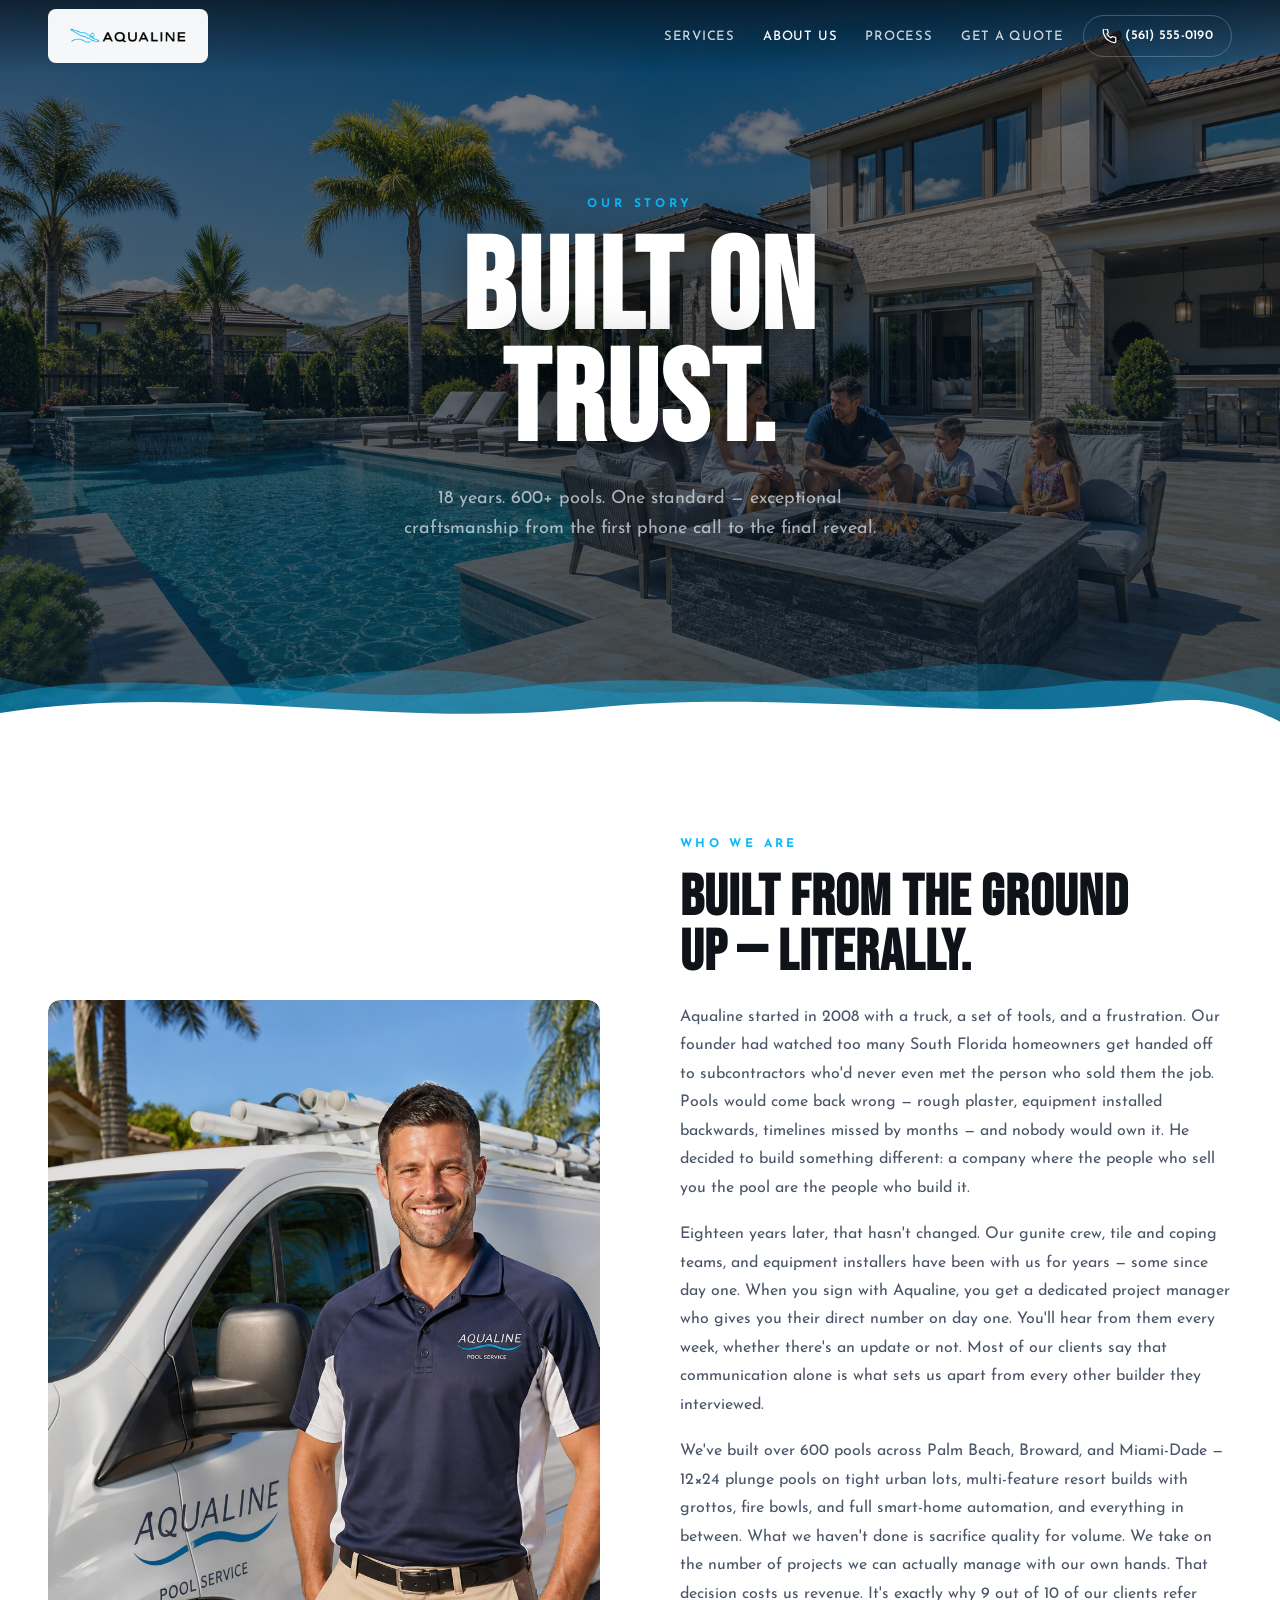
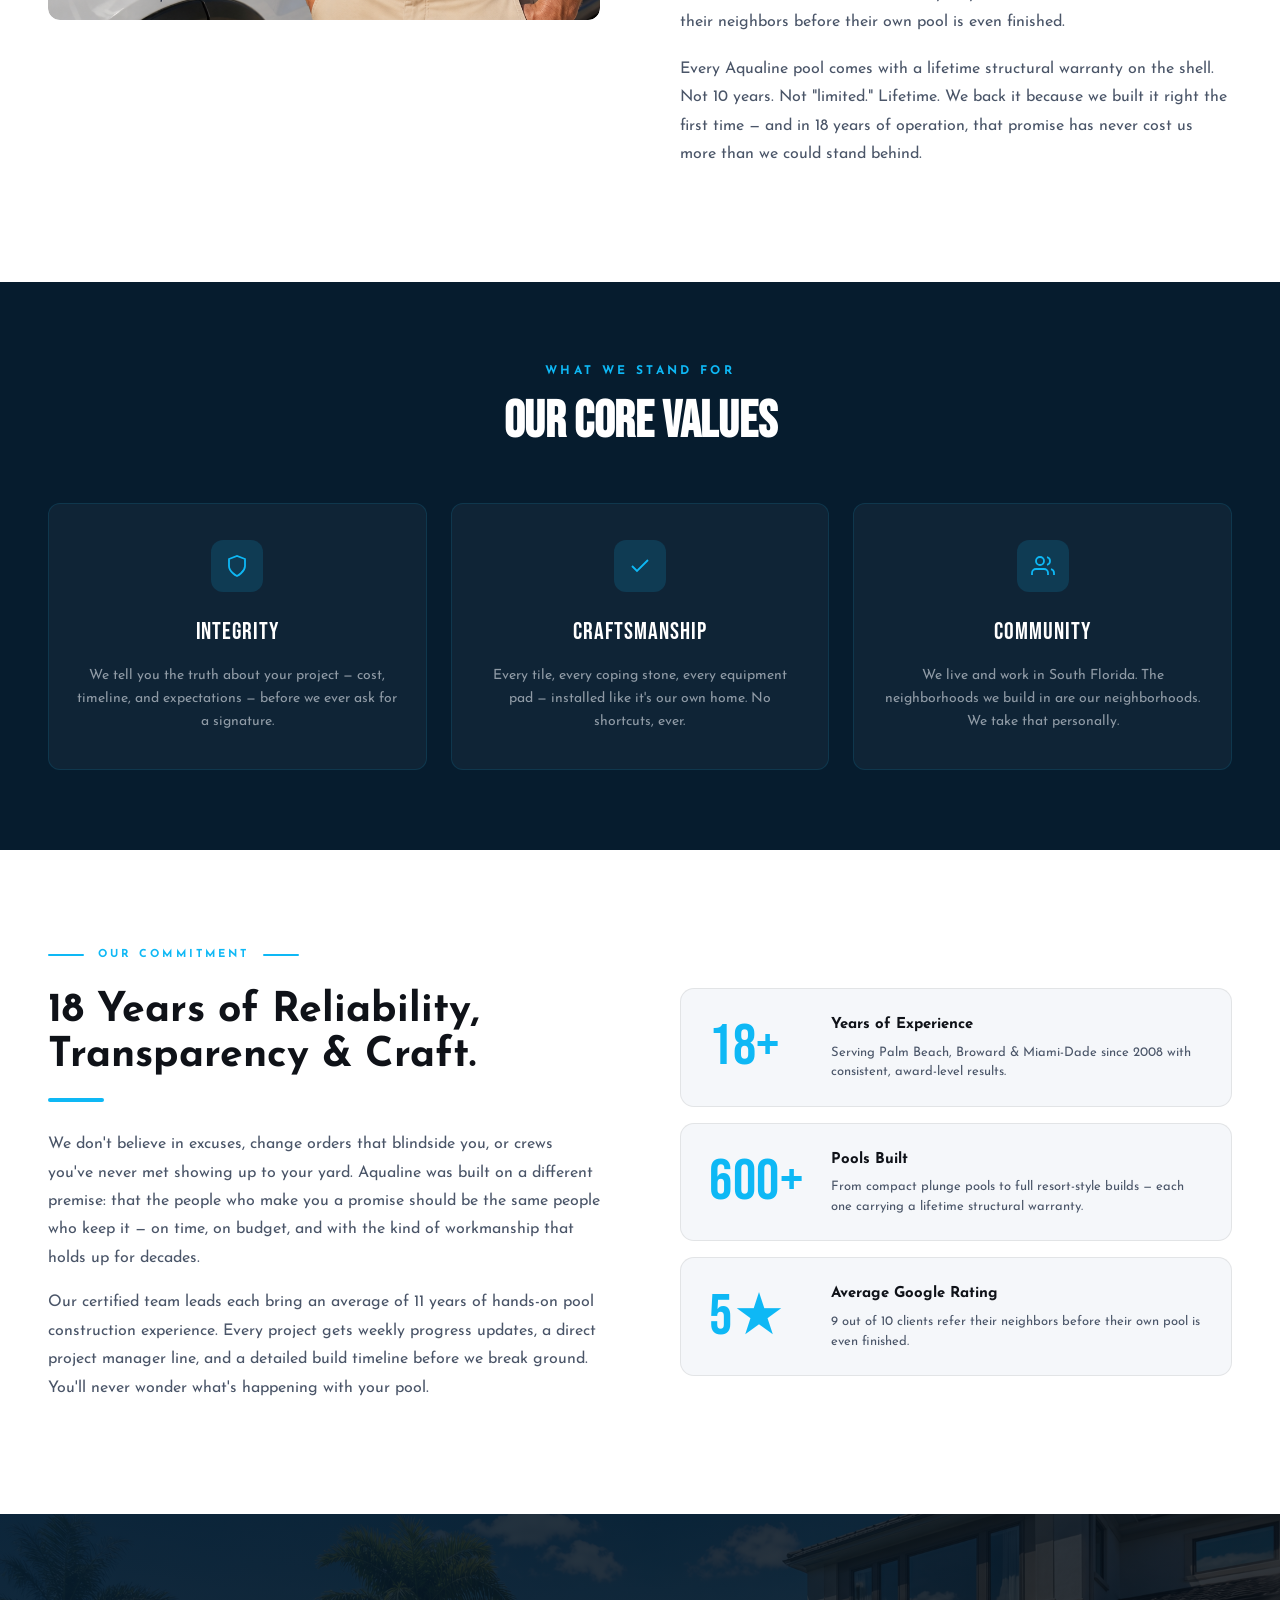
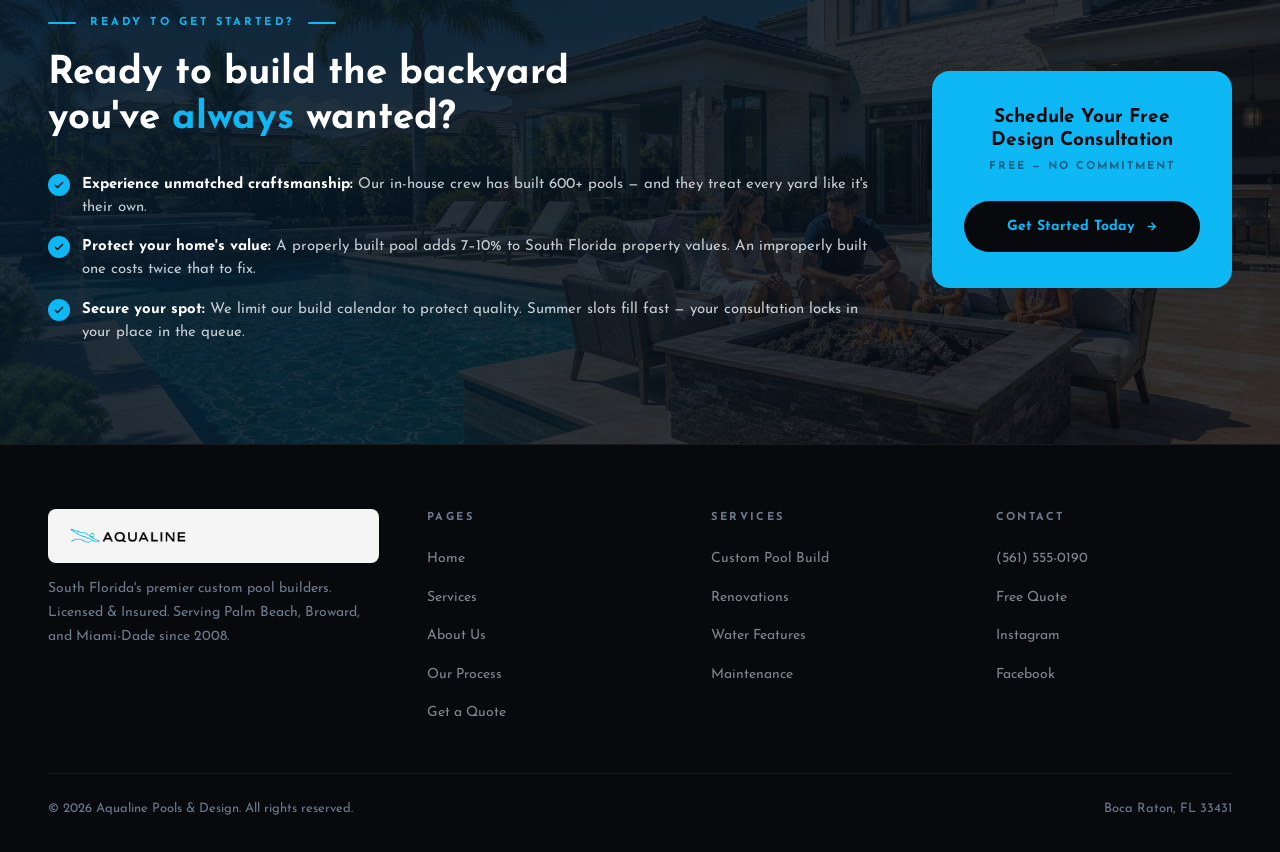
<file: about.html>
<!doctype html>
<html lang="en">
<head>
<meta charset="UTF-8" />
<link rel="icon" type="image/png" href="favicon.png" />
<meta name="viewport" content="width=device-width, initial-scale=1.0" />
<title>About Us | Aqualine Pools & Design — South Florida Pool Builders</title>
<meta name="description" content="Learn about Aqualine Pools & Design — who we are, our story, our team, and why South Florida homeowners trust us with their backyards." />
<link rel="canonical" href="https://aqualinepools.com/about" />
<meta property="og:title" content="About Us | Aqualine Pools & Design" />
<meta property="og:type" content="website" />
<link rel="preconnect" href="https://fonts.googleapis.com" />
<link rel="preconnect" href="https://fonts.gstatic.com" crossorigin />
<link href="https://fonts.googleapis.com/css2?family=Bebas+Neue&family=Josefin+Sans:wght@300;400;500;600;700&display=swap" rel="stylesheet" />
<style>
*,*::before,*::after{box-sizing:border-box;margin:0;padding:0}
:root{
  --dk:#08090D;--dk2:#0D1117;
  --accent:#0EB8F5;--accent-dk:#0899CC;
  --gold:#C4972A;
  --txt:#E4EAF0;--muted:#6B7A8D;
  --bdr:rgba(255,255,255,.07);
  --lt:#F5F7FA;--lt2:#FFFFFF;
  --txt-dk:#0F1218;--muted-dk:#4A5568;--bdr-lt:rgba(0,0,0,.08);
  --r:10px;
}
html{scroll-behavior:smooth}
body{background:var(--lt2);color:var(--txt-dk);font-family:'Josefin Sans',sans-serif;font-size:16px;line-height:1.65;overflow-x:hidden}

/* ── NAV ── */
#nav{position:fixed;top:0;left:0;right:0;height:72px;display:flex;align-items:center;justify-content:space-between;padding:0 48px;z-index:100;background:linear-gradient(to bottom,rgba(8,9,13,.6) 0%,transparent 100%);transition:background .35s,box-shadow .35s}
#nav.scrolled{background:#fff;box-shadow:0 2px 24px rgba(0,0,0,.09)}
.nav-logo{display:flex;align-items:center;text-decoration:none;background:rgba(255,255,255,.96);border-radius:8px;padding:5px 14px;transition:background .35s,padding .35s}
.nav-logo img{height:44px;width:auto;display:block}
#nav.scrolled .nav-logo{background:transparent;padding:5px 0}
.nav-right{display:flex;align-items:center;gap:20px;margin-left:auto}
.nav-links{display:flex;align-items:center;gap:28px;list-style:none}
.nav-links a{font-size:13px;font-weight:500;letter-spacing:.06em;text-transform:uppercase;color:rgba(255,255,255,.8);text-decoration:none;transition:color .25s}
.nav-links a:hover,.nav-links a.active{color:#fff}
#nav.scrolled .nav-links a{color:#1a2c3d}
#nav.scrolled .nav-links a:hover,#nav.scrolled .nav-links a.active{color:var(--accent)}
.nav-phone{display:flex;align-items:center;gap:8px;padding:9px 18px;border-radius:50px;border:1px solid rgba(255,255,255,.22);font-size:13px;font-weight:600;color:#fff;text-decoration:none;letter-spacing:.02em;transition:background .25s,border-color .25s,color .25s}
.nav-phone:hover{background:rgba(255,255,255,.1);border-color:rgba(255,255,255,.4)}
#nav.scrolled .nav-phone{background:var(--accent);border-color:var(--accent);color:#fff}
.hamburger{display:none;flex-direction:column;gap:5px;background:none;border:none;cursor:pointer;padding:4px}
.hamburger span{display:block;width:22px;height:2px;background:#fff;border-radius:2px;transition:background .25s}
#nav.scrolled .hamburger span{background:#1a2c3d}
.mob-nav{display:none;position:fixed;top:68px;left:0;right:0;background:rgba(8,9,13,.97);backdrop-filter:blur(20px);padding:20px 32px 28px;z-index:99;border-bottom:1px solid var(--bdr)}
.mob-nav.open{display:block}
.mob-nav ul{list-style:none;display:flex;flex-direction:column;gap:18px}
.mob-nav a{color:var(--txt);text-decoration:none;font-size:15px;font-weight:500;letter-spacing:.06em;text-transform:uppercase;transition:color .2s}
.mob-nav a:hover{color:var(--accent)}

/* ── ABOUT HERO ── */
#about-hero{
  position:relative;height:82vh;min-height:580px;
  background-image:url('aqualine-family-pool-hero.png');
  background-size:cover;background-position:center 30%;
  display:flex;align-items:center;justify-content:center;text-align:center;
  overflow:hidden;
}
#about-hero::before{content:'';position:absolute;inset:0;background:linear-gradient(to bottom,rgba(8,9,13,.5) 0%,rgba(6,28,46,.75) 100%);z-index:1}
.about-hero-inner{position:relative;z-index:2;padding:0 24px;max-width:800px;margin:0 auto}
.about-eye{font-size:12px;font-weight:700;letter-spacing:.32em;text-transform:uppercase;color:var(--accent);margin-bottom:20px}
.about-h1{font-family:'Bebas Neue',sans-serif;font-size:clamp(60px,10vw,130px);line-height:.88;letter-spacing:.02em;color:#fff;text-shadow:0 6px 50px rgba(0,0,0,.5);margin-bottom:24px;text-wrap:balance}
.about-sub{font-size:18px;color:rgba(228,234,240,.72);line-height:1.65;max-width:520px;margin:0 auto}
/* wavy bottom edge */
.hero-wave{position:absolute;bottom:-2px;left:0;right:0;z-index:2;line-height:0}
.hero-wave svg{display:block;width:100%;height:auto}

/* ── STORY SECTION ── */
#about-story{background:var(--lt2);padding:96px 48px}
.story-inner{max-width:1200px;margin:0 auto;display:grid;grid-template-columns:1fr 1fr;gap:80px;align-items:center}
.story-img{border-radius:12px;overflow:hidden}
.story-img img{width:100%;height:620px;object-fit:cover;object-position:top center;display:block;border-radius:12px}
.story-text .sec-eye{font-size:12px;font-weight:700;letter-spacing:.28em;text-transform:uppercase;color:var(--accent);margin-bottom:16px}
.story-text h2{font-family:'Bebas Neue',sans-serif;font-size:clamp(40px,4.5vw,64px);line-height:.95;letter-spacing:.02em;color:var(--txt-dk);margin-bottom:22px;text-wrap:balance}
.story-text p{font-size:16px;color:var(--muted-dk);line-height:1.78;margin-bottom:18px}

/* ── VALUES BAND ── */
#about-values{background:#061C2E;padding:80px 48px}
.values-inner{max-width:1200px;margin:0 auto}
.values-inner .sec-eye{font-size:12px;font-weight:700;letter-spacing:.28em;text-transform:uppercase;color:var(--accent);margin-bottom:16px;text-align:center}
.values-inner h2{font-family:'Bebas Neue',sans-serif;font-size:clamp(38px,4vw,58px);line-height:.95;color:#fff;text-align:center;margin-bottom:56px;text-wrap:balance}
.values-grid{display:grid;grid-template-columns:repeat(3,1fr);gap:24px}
.value-card{background:rgba(255,255,255,.04);border:1px solid rgba(14,184,245,.12);border-radius:12px;padding:36px 28px;text-align:center;transition:border-color .3s}
.value-card:hover{border-color:rgba(14,184,245,.35)}
.value-icon{width:52px;height:52px;border-radius:12px;background:rgba(14,184,245,.15);display:flex;align-items:center;justify-content:center;color:var(--accent);margin:0 auto 20px}
.value-title{font-family:'Bebas Neue',sans-serif;font-size:24px;letter-spacing:.04em;color:#fff;margin-bottom:12px}
.value-desc{font-size:14px;color:rgba(228,234,240,.6);line-height:1.65}

/* ── COMMITMENT + STATS (Reyes-style) ── */
#about-commitment{background:var(--lt2);padding:96px 48px;position:relative;overflow:hidden}
.commit-inner{max-width:1200px;margin:0 auto;display:grid;grid-template-columns:1fr 1fr;gap:80px;align-items:center}
.commit-eyebrow{display:flex;align-items:center;gap:14px;margin-bottom:24px}
.commit-eyebrow-line{flex:0 0 36px;height:2px;background:var(--accent);border-radius:2px}
.commit-eyebrow span{font-size:11px;font-weight:700;letter-spacing:.28em;text-transform:uppercase;color:var(--accent)}
.commit-left h2{font-family:'Josefin Sans',sans-serif;font-size:clamp(30px,3.2vw,48px);font-weight:800;line-height:1.1;color:var(--txt-dk);margin-bottom:20px}
.commit-bar{width:56px;height:4px;background:var(--accent);border-radius:2px;margin-bottom:28px}
.commit-left p{font-size:16px;color:var(--muted-dk);line-height:1.78;margin-bottom:16px}
.commit-right{position:relative}
.commit-watermark{position:absolute;inset:0;display:flex;align-items:center;justify-content:center;pointer-events:none;opacity:.04}
.commit-watermark img{width:90%;object-fit:contain}
.stat-stack{display:flex;flex-direction:column;gap:16px;position:relative;z-index:1}
.stat-card{background:var(--lt);border:1px solid var(--bdr-lt);border-radius:14px;padding:24px 28px;display:flex;align-items:center;gap:22px;transition:box-shadow .3s,border-color .3s}
.stat-card:hover{box-shadow:0 6px 28px rgba(14,184,245,.1);border-color:rgba(14,184,245,.22)}
.stat-num{font-family:'Bebas Neue',sans-serif;font-size:58px;line-height:1;color:var(--accent);letter-spacing:.01em;white-space:nowrap;min-width:100px}
.stat-info h4{font-size:15px;font-weight:700;color:var(--txt-dk);margin-bottom:5px}
.stat-info p{font-size:13px;color:var(--muted-dk);line-height:1.5}

/* ── DARK PHOTO CTA (Reyes-style) ── */
#about-photo-cta{position:relative;padding:100px 48px;background-image:url('aqualine-family-pool-hero.png');background-size:cover;background-position:center}
#about-photo-cta::before{content:'';position:absolute;inset:0;background:linear-gradient(135deg,rgba(6,28,46,.93) 0%,rgba(8,9,13,.78) 100%)}
.photo-cta-inner{max-width:1200px;margin:0 auto;display:grid;grid-template-columns:1fr auto;gap:60px;align-items:center;position:relative;z-index:1}
.photo-cta-eyebrow{display:flex;align-items:center;gap:14px;margin-bottom:20px}
.photo-cta-eyebrow-line{flex:0 0 28px;height:2px;background:var(--accent);border-radius:2px}
.photo-cta-eyebrow span{font-size:11px;font-weight:700;letter-spacing:.28em;text-transform:uppercase;color:var(--accent)}
.photo-cta-left h2{font-size:clamp(26px,3vw,44px);font-weight:800;color:#fff;line-height:1.15;margin-bottom:32px}
.photo-cta-left h2 em{font-style:normal;color:var(--accent)}
.check-list{list-style:none;display:flex;flex-direction:column;gap:16px}
.check-list li{display:flex;align-items:flex-start;gap:12px;font-size:15px;color:rgba(228,234,240,.85);line-height:1.55}
.check-list li strong{color:#fff}
.chk{flex-shrink:0;width:22px;height:22px;border-radius:50%;background:var(--accent);display:flex;align-items:center;justify-content:center;margin-top:1px}
.photo-cta-card{background:var(--accent);border-radius:18px;padding:36px 32px;text-align:center;min-width:268px;max-width:300px}
.photo-cta-card h3{font-family:'Josefin Sans',sans-serif;font-size:19px;font-weight:800;color:#08090D;line-height:1.2;margin-bottom:6px}
.photo-cta-card p{font-size:11px;font-weight:700;letter-spacing:.18em;text-transform:uppercase;color:rgba(8,9,13,.5);margin-bottom:24px}
.photo-cta-btn{display:block;background:#08090D;color:var(--accent);font-family:'Josefin Sans',sans-serif;font-size:14px;font-weight:700;padding:14px 22px;border-radius:50px;text-decoration:none;transition:background .2s,transform .2s}
.photo-cta-btn:hover{background:#1a2c3d;transform:translateY(-2px)}
.btn-accent{display:inline-flex;align-items:center;gap:8px;padding:14px 34px;background:var(--accent);color:#08090D;border-radius:50px;font-size:15px;font-weight:700;font-family:'Josefin Sans',sans-serif;text-decoration:none;letter-spacing:.02em;transition:background .2s,box-shadow .2s,transform .2s}
.btn-accent:hover{background:var(--accent-dk);box-shadow:0 8px 28px rgba(14,184,245,.35);transform:translateY(-2px)}

/* ── FOOTER ── */
footer{background:var(--dk);border-top:1px solid var(--bdr);padding:64px 48px 32px}
.foot-inner{max-width:1200px;margin:0 auto;display:grid;grid-template-columns:1.4fr 1fr 1fr 1fr;gap:48px;margin-bottom:48px}
.foot-brand p{font-size:14px;color:var(--muted);line-height:1.7;margin-top:14px}
.foot-col h4{font-size:11px;font-weight:700;letter-spacing:.22em;text-transform:uppercase;color:var(--muted);margin-bottom:18px}
.foot-col ul{list-style:none;display:flex;flex-direction:column;gap:12px}
.foot-col a{font-size:14px;color:rgba(228,234,240,.55);text-decoration:none;transition:color .2s}
.foot-col a:hover{color:var(--txt)}
.foot-btm{max-width:1200px;margin:0 auto;padding-top:24px;border-top:1px solid var(--bdr);display:flex;justify-content:space-between;align-items:center;font-size:13px;color:var(--muted)}

@media(max-width:1024px){
  .story-inner{grid-template-columns:1fr;gap:48px}
  .values-grid{grid-template-columns:1fr 1fr}
  .commit-inner{grid-template-columns:1fr;gap:56px}
  .photo-cta-inner{grid-template-columns:1fr;gap:40px}
  .photo-cta-card{max-width:100%}
  .foot-inner{grid-template-columns:1fr 1fr}
}
@media(max-width:768px){
  #nav{padding:0 20px}
  .nav-links{display:none}
  .hamburger{display:flex}
  #about-story,#about-values,#about-team,#about-cta,footer{padding-left:20px;padding-right:20px}
  .values-grid{grid-template-columns:1fr}
  .team-grid{grid-template-columns:1fr 1fr}
  .foot-inner{grid-template-columns:1fr}
  .foot-btm{flex-direction:column;gap:10px;text-align:center}
}

/* phone pill: one line on phones */
.nav-phone{white-space:nowrap}
@media(max-width:480px){.nav-phone{padding:8px 12px;font-size:12.5px;gap:6px}}
</style>
</head>
<body>

<!-- NAV -->
<nav id="nav">
  <a href="index.html" class="nav-logo">
    <img src="aqualine-logo.png" alt="Aqualine Pools & Design" />
  </a>
  <div class="nav-right">
    <ul class="nav-links">
      <li><a href="services.html">Services</a></li>
      <li><a href="about.html" class="active">About Us</a></li>
      <li><a href="index.html#process">Process</a></li>
      <li><a href="contact.html">Get a Quote</a></li>
    </ul>
    <a href="tel:+15615550190" class="nav-phone">
      <svg width="15" height="15" fill="none" stroke="currentColor" stroke-width="2" viewBox="0 0 24 24"><path d="M22 16.92v3a2 2 0 01-2.18 2 19.79 19.79 0 01-8.63-3.07A19.5 19.5 0 013.07 8.81 19.79 19.79 0 012 2.18 2 2 0 014 0h3a2 2 0 012 1.72c.127.96.36 1.903.7 2.81a2 2 0 01-.45 2.11L8.09 7.91a16 16 0 006.16 6.16l1.27-1.27a2 2 0 012.11-.45c.907.34 1.85.573 2.81.7A2 2 0 0122 16z"/></svg>
      (561) 555-0190
    </a>
    <button class="hamburger" id="hamburger" aria-label="Open menu"><span></span><span></span><span></span></button>
  </div>
</nav>
<div class="mob-nav" id="mob-nav">
  <ul>
    <li><a href="services.html">Services</a></li>
    <li><a href="about.html">About Us</a></li>
    <li><a href="index.html#process">Process</a></li>
    <li><a href="contact.html">Get a Quote</a></li>
    <li><a href="tel:+15615550190">(561) 555-0190</a></li>
  </ul>
</div>

<!-- HERO -->
<section id="about-hero">
  <div class="about-hero-inner">
    <p class="about-eye">Our Story</p>
    <h1 class="about-h1">BUILT ON<br>TRUST.</h1>
    <p class="about-sub">18 years. 600+ pools. One standard — exceptional craftsmanship from the first phone call to the final reveal.</p>
  </div>
  <!-- wavy bottom edge like Reyes Pool Service -->
  <div class="hero-wave">
    <svg viewBox="0 0 1440 130" preserveAspectRatio="none" xmlns="http://www.w3.org/2000/svg">
      <path d="M0,60 C200,110 400,20 600,65 C800,110 1050,15 1200,55 C1320,85 1400,40 1440,50 L1440,130 L0,130Z" fill="rgba(14,184,245,0.22)"/>
      <path d="M0,80 C180,40 380,100 580,72 C780,44 1000,95 1200,68 C1330,52 1400,80 1440,90 L1440,130 L0,130Z" fill="rgba(14,184,245,0.38)"/>
      <path d="M0,100 C220,65 440,118 660,95 C880,72 1100,112 1300,88 C1380,78 1420,100 1440,110 L1440,130 L0,130Z" fill="#fff"/>
    </svg>
  </div>
</section>

<!-- STORY -->
<section id="about-story">
  <div class="story-inner">
    <div class="story-img">
      <img src="aqualine-about-us-photo.png" alt="Aqualine Pools team and completed pool build" loading="lazy" />
    </div>
    <div class="story-text">
      <p class="sec-eye">Who We Are</p>
      <h2>Built From The Ground Up — Literally.</h2>
      <p>Aqualine started in 2008 with a truck, a set of tools, and a frustration. Our founder had watched too many South Florida homeowners get handed off to subcontractors who'd never even met the person who sold them the job. Pools would come back wrong — rough plaster, equipment installed backwards, timelines missed by months — and nobody would own it. He decided to build something different: a company where the people who sell you the pool are the people who build it.</p>
      <p>Eighteen years later, that hasn't changed. Our gunite crew, tile and coping teams, and equipment installers have been with us for years — some since day one. When you sign with Aqualine, you get a dedicated project manager who gives you their direct number on day one. You'll hear from them every week, whether there's an update or not. Most of our clients say that communication alone is what sets us apart from every other builder they interviewed.</p>
      <p>We've built over 600 pools across Palm Beach, Broward, and Miami-Dade — 12×24 plunge pools on tight urban lots, multi-feature resort builds with grottos, fire bowls, and full smart-home automation, and everything in between. What we haven't done is sacrifice quality for volume. We take on the number of projects we can actually manage with our own hands. That decision costs us revenue. It's exactly why 9 out of 10 of our clients refer their neighbors before their own pool is even finished.</p>
      <p>Every Aqualine pool comes with a lifetime structural warranty on the shell. Not 10 years. Not "limited." Lifetime. We back it because we built it right the first time — and in 18 years of operation, that promise has never cost us more than we could stand behind.</p>
    </div>
  </div>
</section>

<!-- VALUES -->
<section id="about-values">
  <div class="values-inner">
    <p class="sec-eye">What We Stand For</p>
    <h2>Our Core Values</h2>
    <div class="values-grid">
      <div class="value-card">
        <div class="value-icon">
          <svg width="24" height="24" fill="none" stroke="currentColor" stroke-width="1.8" viewBox="0 0 24 24"><path d="M12 22s8-4 8-10V5l-8-3-8 3v7c0 6 8 10 8 10z"/></svg>
        </div>
        <div class="value-title">Integrity</div>
        <div class="value-desc">We tell you the truth about your project — cost, timeline, and expectations — before we ever ask for a signature.</div>
      </div>
      <div class="value-card">
        <div class="value-icon">
          <svg width="24" height="24" fill="none" stroke="currentColor" stroke-width="1.8" viewBox="0 0 24 24"><polyline points="20 6 9 17 4 12"/></svg>
        </div>
        <div class="value-title">Craftsmanship</div>
        <div class="value-desc">Every tile, every coping stone, every equipment pad — installed like it's our own home. No shortcuts, ever.</div>
      </div>
      <div class="value-card">
        <div class="value-icon">
          <svg width="24" height="24" fill="none" stroke="currentColor" stroke-width="1.8" viewBox="0 0 24 24"><path d="M17 21v-2a4 4 0 00-4-4H5a4 4 0 00-4 4v2"/><circle cx="9" cy="7" r="4"/><path d="M23 21v-2a4 4 0 00-3-3.87M16 3.13a4 4 0 010 7.75"/></svg>
        </div>
        <div class="value-title">Community</div>
        <div class="value-desc">We live and work in South Florida. The neighborhoods we build in are our neighborhoods. We take that personally.</div>
      </div>
    </div>
  </div>
</section>

<!-- OUR COMMITMENT + STATS -->
<section id="about-commitment">
  <div class="commit-inner">
    <div class="commit-left">
      <div class="commit-eyebrow">
        <div class="commit-eyebrow-line"></div>
        <span>Our Commitment</span>
        <div class="commit-eyebrow-line"></div>
      </div>
      <h2>18 Years of Reliability,<br>Transparency & Craft.</h2>
      <div class="commit-bar"></div>
      <p>We don't believe in excuses, change orders that blindside you, or crews you've never met showing up to your yard. Aqualine was built on a different premise: that the people who make you a promise should be the same people who keep it — on time, on budget, and with the kind of workmanship that holds up for decades.</p>
      <p>Our certified team leads each bring an average of 11 years of hands-on pool construction experience. Every project gets weekly progress updates, a direct project manager line, and a detailed build timeline before we break ground. You'll never wonder what's happening with your pool.</p>
    </div>
    <div class="commit-right">
      <div class="commit-watermark">
        <img src="aqualine-logo.png" alt="" aria-hidden="true" />
      </div>
      <div class="stat-stack">
        <div class="stat-card">
          <div class="stat-num">18+</div>
          <div class="stat-info">
            <h4>Years of Experience</h4>
            <p>Serving Palm Beach, Broward & Miami-Dade since 2008 with consistent, award-level results.</p>
          </div>
        </div>
        <div class="stat-card">
          <div class="stat-num">600+</div>
          <div class="stat-info">
            <h4>Pools Built</h4>
            <p>From compact plunge pools to full resort-style builds — each one carrying a lifetime structural warranty.</p>
          </div>
        </div>
        <div class="stat-card">
          <div class="stat-num">5★</div>
          <div class="stat-info">
            <h4>Average Google Rating</h4>
            <p>9 out of 10 clients refer their neighbors before their own pool is even finished.</p>
          </div>
        </div>
      </div>
    </div>
  </div>
</section>

<!-- DARK PHOTO CTA -->
<section id="about-photo-cta">
  <div class="photo-cta-inner">
    <div class="photo-cta-left">
      <div class="photo-cta-eyebrow">
        <div class="photo-cta-eyebrow-line"></div>
        <span>Ready to Get Started?</span>
        <div class="photo-cta-eyebrow-line"></div>
      </div>
      <h2>Ready to build the backyard<br>you've <em>always</em> wanted?</h2>
      <ul class="check-list">
        <li>
          <div class="chk"><svg width="12" height="12" fill="none" stroke="#08090D" stroke-width="3" viewBox="0 0 24 24"><polyline points="20 6 9 17 4 12"/></svg></div>
          <span><strong>Experience unmatched craftsmanship:</strong> Our in-house crew has built 600+ pools — and they treat every yard like it's their own.</span>
        </li>
        <li>
          <div class="chk"><svg width="12" height="12" fill="none" stroke="#08090D" stroke-width="3" viewBox="0 0 24 24"><polyline points="20 6 9 17 4 12"/></svg></div>
          <span><strong>Protect your home's value:</strong> A properly built pool adds 7–10% to South Florida property values. An improperly built one costs twice that to fix.</span>
        </li>
        <li>
          <div class="chk"><svg width="12" height="12" fill="none" stroke="#08090D" stroke-width="3" viewBox="0 0 24 24"><polyline points="20 6 9 17 4 12"/></svg></div>
          <span><strong>Secure your spot:</strong> We limit our build calendar to protect quality. Summer slots fill fast — your consultation locks in your place in the queue.</span>
        </li>
      </ul>
    </div>
    <div class="photo-cta-card">
      <h3>Schedule Your Free Design Consultation</h3>
      <p>Free — No Commitment</p>
      <a href="contact.html" class="photo-cta-btn">
        Get Started Today
        <svg width="13" height="13" fill="none" stroke="currentColor" stroke-width="2.5" viewBox="0 0 24 24" style="margin-left:6px;vertical-align:middle"><path d="M5 12h14M12 5l7 7-7 7"/></svg>
      </a>
    </div>
  </div>
</section>

<!-- FOOTER -->
<footer>
  <div class="foot-inner">
    <div class="foot-brand">
      <a href="index.html" class="nav-logo">
        <img src="aqualine-logo.png" alt="Aqualine Pools & Design" />
      </a>
      <p>South Florida's premier custom pool builders. Licensed & Insured. Serving Palm Beach, Broward, and Miami-Dade since 2008.</p>
    </div>
    <div class="foot-col">
      <h4>Pages</h4>
      <ul>
        <li><a href="index.html">Home</a></li>
        <li><a href="services.html">Services</a></li>
        <li><a href="about.html">About Us</a></li>
        <li><a href="index.html#process">Our Process</a></li>
        <li><a href="contact.html">Get a Quote</a></li>
      </ul>
    </div>
    <div class="foot-col">
      <h4>Services</h4>
      <ul>
        <li><a href="services.html">Custom Pool Build</a></li>
        <li><a href="services.html">Renovations</a></li>
        <li><a href="services.html">Water Features</a></li>
        <li><a href="services.html">Maintenance</a></li>
      </ul>
    </div>
    <div class="foot-col">
      <h4>Contact</h4>
      <ul>
        <li><a href="tel:+15615550190">(561) 555-0190</a></li>
        <li><a href="contact.html">Free Quote</a></li>
        <li><a href="#">Instagram</a></li>
        <li><a href="#">Facebook</a></li>
      </ul>
    </div>
  </div>
  <div class="foot-btm">
    <span>&copy; 2026 Aqualine Pools & Design. All rights reserved.</span>
    <span>Boca Raton, FL 33431</span>
  </div>
</footer>

<script>
const hamburger = document.getElementById('hamburger');
const mobNav    = document.getElementById('mob-nav');
hamburger.addEventListener('click', () => mobNav.classList.toggle('open'));
mobNav.querySelectorAll('a').forEach(a => a.addEventListener('click', () => mobNav.classList.remove('open')));

const navEl = document.getElementById('nav');
window.addEventListener('scroll', () => { navEl.classList.toggle('scrolled', window.scrollY > 80); }, { passive: true });
</script>
</body>
</html>
</file>
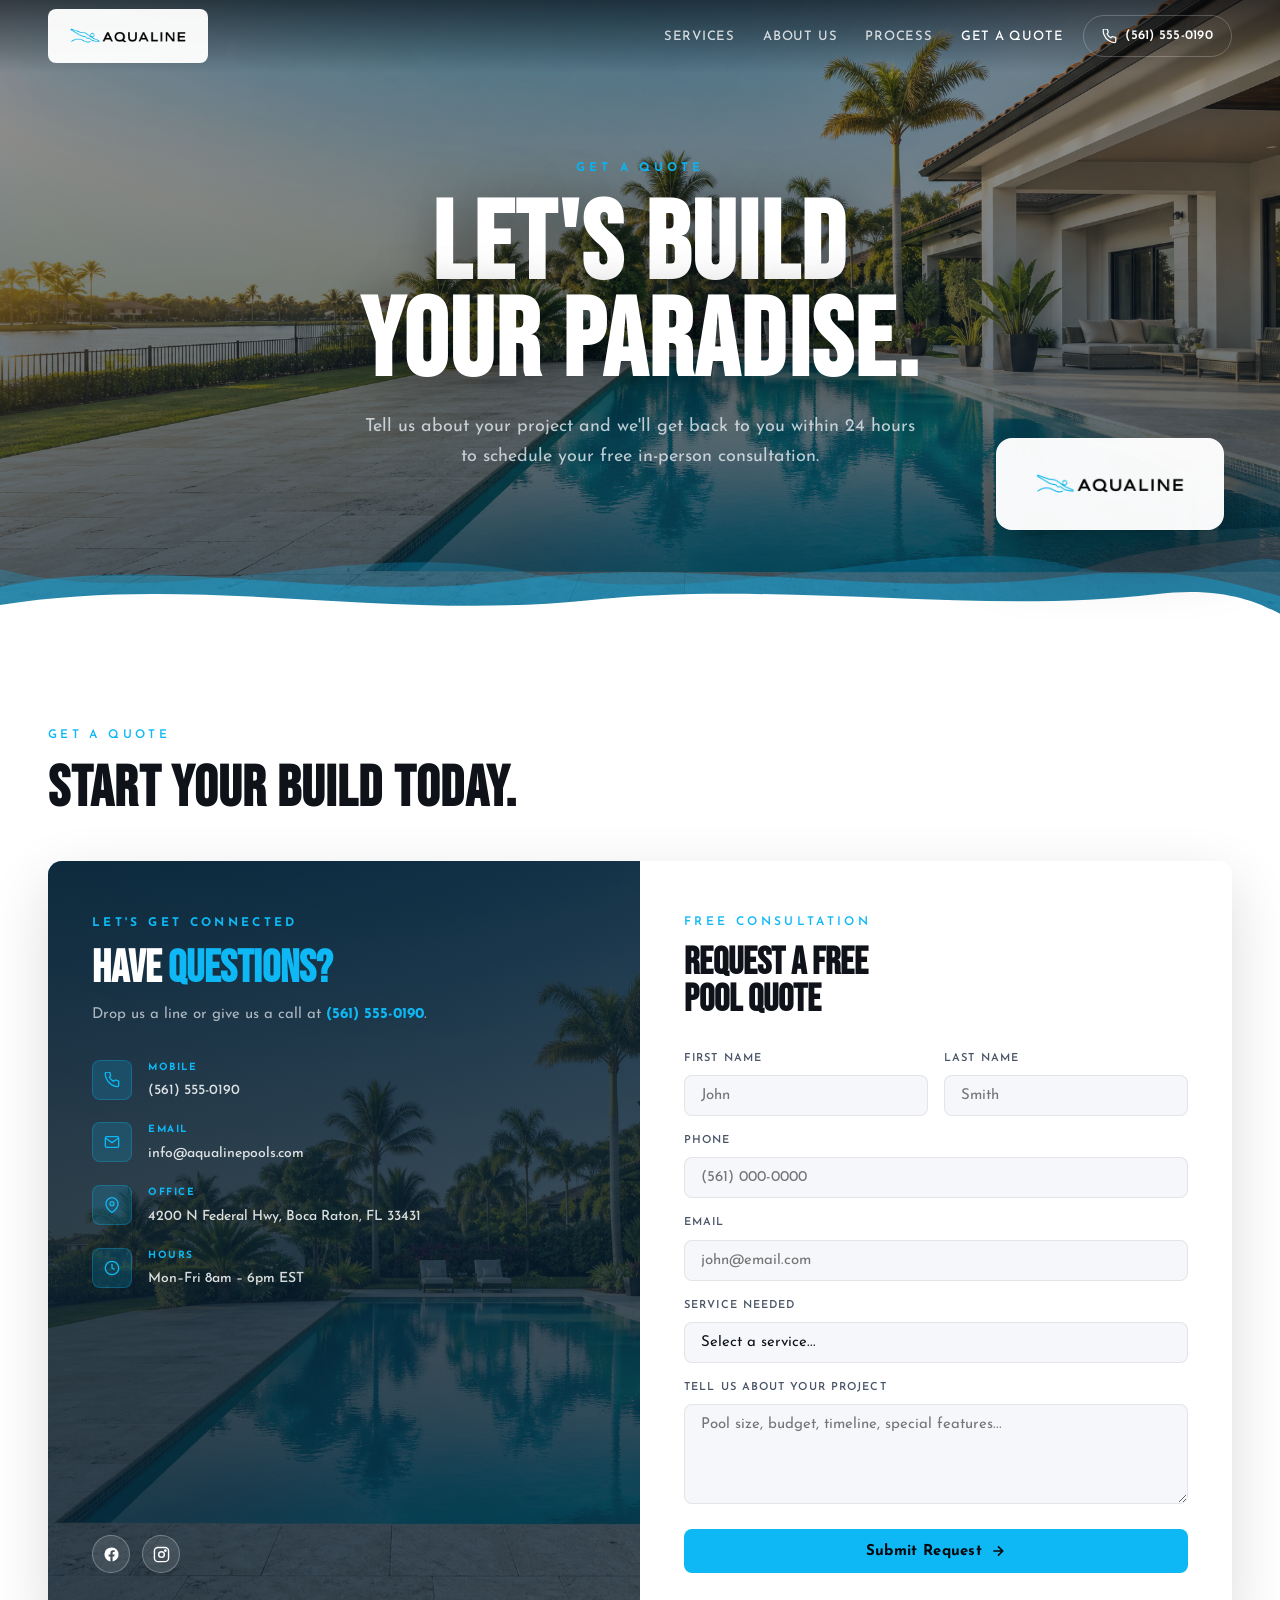
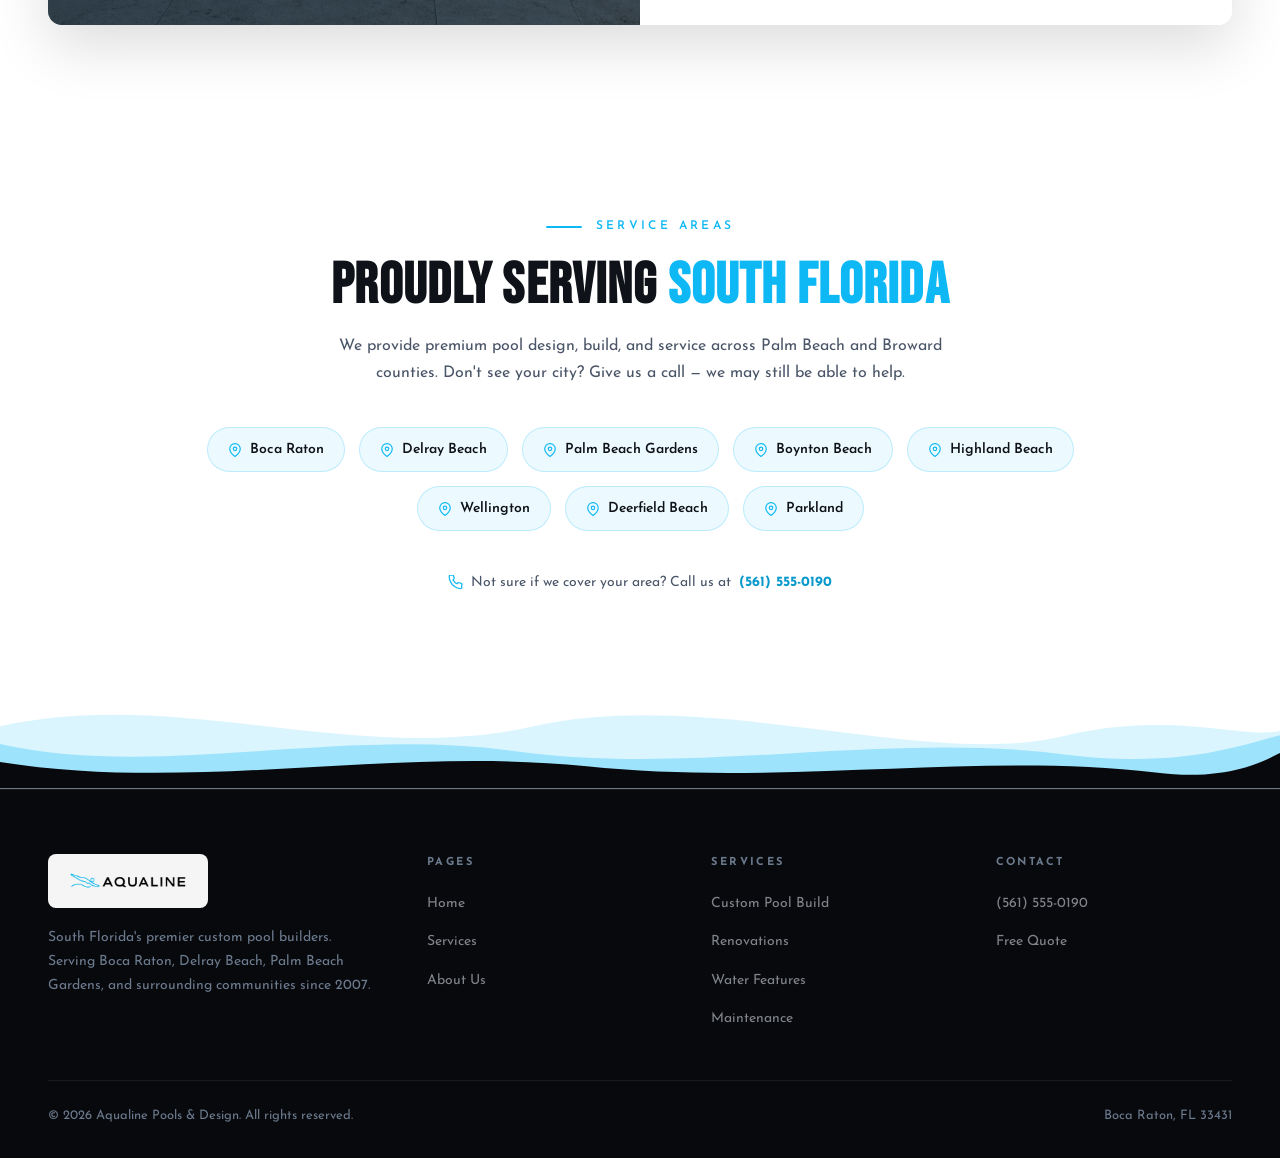
<file: contact.html>
<!doctype html>
<html lang="en">
<head>
<meta charset="UTF-8" />
<link rel="icon" type="image/png" href="favicon.png" />
<meta name="viewport" content="width=device-width, initial-scale=1.0" />
<title>Get a Free Quote | Aqualine Pools & Design — South Florida Pool Builders</title>
<meta name="description" content="Request your free pool consultation from Aqualine Pools & Design. Tell us about your project and we'll get back to you within 24 hours." />
<link rel="canonical" href="https://aqualinepools.com/contact" />
<meta property="og:title" content="Get a Free Quote | Aqualine Pools & Design" />
<meta property="og:description" content="Request your free pool consultation — South Florida's premier custom pool builders." />
<meta property="og:type" content="website" />
<script type="application/ld+json">
{"@context":"https://schema.org","@type":"LocalBusiness","name":"Aqualine Pools & Design","telephone":"+15615550190","address":{"@type":"PostalAddress","addressLocality":"Boca Raton","addressRegion":"FL","postalCode":"33431"}}
</script>
<link rel="preconnect" href="https://fonts.googleapis.com" />
<link rel="preconnect" href="https://fonts.gstatic.com" crossorigin />
<link href="https://fonts.googleapis.com/css2?family=Bebas+Neue&family=Josefin+Sans:wght@300;400;500;600;700&display=swap" rel="stylesheet" />
<style>
*,*::before,*::after{box-sizing:border-box;margin:0;padding:0}
:root{
  --dk:#08090D;--dk2:#0D1117;
  --accent:#0EB8F5;--accent-dk:#0899CC;
  --gold:#C4972A;
  --txt:#E4EAF0;--muted:#6B7A8D;
  --bdr:rgba(255,255,255,.07);
  --lt:#F5F7FA;--lt2:#FFFFFF;
  --txt-dk:#0F1218;--muted-dk:#4A5568;--bdr-lt:rgba(0,0,0,.08);
  --r:10px;
}
html{scroll-behavior:smooth}
body{background:var(--lt2);color:var(--txt-dk);font-family:'Josefin Sans',sans-serif;font-size:16px;line-height:1.65;overflow-x:hidden}

/* ── NAV ── */
#nav{position:fixed;top:0;left:0;right:0;height:72px;display:flex;align-items:center;justify-content:space-between;padding:0 48px;z-index:100;background:linear-gradient(to bottom,rgba(8,9,13,.6) 0%,transparent 100%);transition:background .35s,box-shadow .35s}
#nav.scrolled{background:#fff;box-shadow:0 2px 24px rgba(0,0,0,.09)}
.nav-logo{display:flex;align-items:center;text-decoration:none;background:rgba(255,255,255,.96);border-radius:8px;padding:5px 14px;transition:background .35s,padding .35s}
.nav-logo img{height:44px;width:auto;display:block}
#nav.scrolled .nav-logo{background:transparent;padding:5px 0}
.nav-right{display:flex;align-items:center;gap:20px;margin-left:auto}
.nav-links{display:flex;align-items:center;gap:28px;list-style:none}
.nav-links a{font-size:13px;font-weight:500;letter-spacing:.06em;text-transform:uppercase;color:rgba(255,255,255,.8);text-decoration:none;transition:color .25s}
.nav-links a:hover,.nav-links a.active{color:#fff}
#nav.scrolled .nav-links a{color:#1a2c3d}
#nav.scrolled .nav-links a:hover,#nav.scrolled .nav-links a.active{color:var(--accent)}
.nav-phone{display:flex;align-items:center;gap:8px;padding:9px 18px;border-radius:50px;border:1px solid rgba(255,255,255,.22);font-size:13px;font-weight:600;color:#fff;text-decoration:none;letter-spacing:.02em;transition:background .25s,border-color .25s,color .25s}
.nav-phone:hover{background:rgba(255,255,255,.1);border-color:rgba(255,255,255,.4)}
#nav.scrolled .nav-phone{background:var(--accent);border-color:var(--accent);color:#fff}
.hamburger{display:none;flex-direction:column;gap:5px;background:none;border:none;cursor:pointer;padding:4px}
.hamburger span{display:block;width:22px;height:2px;background:#fff;border-radius:2px;transition:background .25s}
#nav.scrolled .hamburger span{background:#1a2c3d}
.mob-nav{display:none;position:fixed;top:68px;left:0;right:0;background:rgba(8,9,13,.97);backdrop-filter:blur(20px);padding:20px 32px 28px;z-index:99;border-bottom:1px solid var(--bdr)}
.mob-nav.open{display:block}
.mob-nav ul{list-style:none;display:flex;flex-direction:column;gap:18px}
.mob-nav a{color:var(--txt);text-decoration:none;font-size:15px;font-weight:500;letter-spacing:.06em;text-transform:uppercase;transition:color .2s}
.mob-nav a:hover{color:var(--accent)}

/* ── CONTACT HERO ── */
#contact-hero{
  position:relative;height:70vh;min-height:480px;
  background-image:url('aqualine-contact-hero.png');
  background-size:cover;background-position:center 60%;
  display:flex;align-items:center;justify-content:center;text-align:center;
  overflow:hidden;
}
#contact-hero::before{content:'';position:absolute;inset:0;background:linear-gradient(to bottom,rgba(8,9,13,.4) 0%,rgba(6,28,46,.72) 100%);z-index:1}
.contact-hero-inner{position:relative;z-index:2;padding:0 24px;max-width:800px;margin:0 auto}
.contact-eye{font-size:12px;font-weight:700;letter-spacing:.32em;text-transform:uppercase;color:var(--accent);margin-bottom:20px}
.contact-h1{font-family:'Bebas Neue',sans-serif;font-size:clamp(56px,9vw,110px);line-height:.88;letter-spacing:.02em;color:#fff;text-shadow:0 6px 50px rgba(0,0,0,.5);margin-bottom:20px;text-wrap:balance}
.contact-sub{font-size:18px;color:rgba(228,234,240,.82);line-height:1.65;max-width:560px;margin:0 auto}
.hero-wave{position:absolute;bottom:-2px;left:0;right:0;z-index:2;line-height:0}
.hero-wave svg{display:block;width:100%;height:auto}
.hero-logo-mark{position:absolute;right:56px;bottom:100px;z-index:3;background:rgba(255,255,255,.97);border-radius:16px;padding:18px 30px;box-shadow:0 24px 60px rgba(0,0,0,.35)}
.hero-logo-mark img{height:56px;width:auto;display:block}

/* ── SERVICE AREAS ── */
#service-areas{background:var(--lt2);padding:96px 48px 0;text-align:center;position:relative;overflow:hidden}
.sa-inner{max-width:900px;margin:0 auto;padding-bottom:80px}
.sa-label-wrap{display:flex;align-items:center;justify-content:center;gap:14px;margin-bottom:20px}
.sa-line{width:36px;height:2px;background:var(--accent);border-radius:2px}
.sa-label-wrap .sec-eye{font-size:12px;font-weight:600;letter-spacing:.28em;text-transform:uppercase;color:var(--accent);margin-bottom:0}
#service-areas h2{font-family:'Bebas Neue',sans-serif;font-size:clamp(36px,4.5vw,58px);line-height:1;letter-spacing:.02em;color:var(--txt-dk);margin-bottom:18px}
#service-areas h2 span{color:var(--accent)}
.sa-sub{font-size:16px;color:var(--muted-dk);line-height:1.7;max-width:640px;margin:0 auto 40px}
.sa-grid{display:flex;flex-wrap:wrap;justify-content:center;gap:14px;margin-bottom:40px}
.sa-pill{display:inline-flex;align-items:center;gap:8px;padding:10px 20px;background:rgba(14,184,245,.08);border:1px solid rgba(14,184,245,.22);border-radius:50px;font-size:14px;font-weight:600;color:var(--txt-dk);transition:border-color .2s,background .2s}
.sa-pill:hover{background:rgba(14,184,245,.14);border-color:rgba(14,184,245,.4)}
.sa-pill svg{color:var(--accent);flex-shrink:0}
.sa-note{font-size:14px;color:var(--muted-dk);display:flex;align-items:center;justify-content:center;gap:8px}
.sa-note svg{color:var(--accent);flex-shrink:0}
.sa-note a{color:var(--accent-dk);font-weight:700;text-decoration:none}
.sa-note a:hover{text-decoration:underline}
.sa-wave{position:relative;line-height:0;margin-top:-1px;width:100vw;margin-left:calc(50% - 50vw);margin-right:calc(50% - 50vw)}
.sa-wave svg{display:block;width:100%;height:auto}

/* ── CONTACT SECTION (matches home page contact block) ── */
#contact{background:var(--lt2);padding:96px 48px}
.contact-head{max-width:1200px;margin:0 auto 44px}
.contact-head .sec-eye{font-size:12px;font-weight:600;letter-spacing:.28em;text-transform:uppercase;color:var(--accent);margin-bottom:14px}
.contact-head h2{font-family:'Bebas Neue',sans-serif;font-size:clamp(40px,4.5vw,68px);line-height:1;letter-spacing:.02em;color:var(--txt-dk)}
.contact-split{display:grid;grid-template-columns:1fr 1fr;max-width:1200px;margin:0 auto;border-radius:14px;overflow:hidden;box-shadow:0 20px 60px rgba(0,0,0,.14)}
.contact-img-panel{position:relative;background-image:url('aqualine-contact-hero.png');background-size:cover;background-position:center;min-height:640px}
.social-row{display:flex;align-items:center;gap:12px;margin-top:auto;padding-top:24px}
.social-ico{width:38px;height:38px;border-radius:50%;background:rgba(255,255,255,.1);border:1px solid rgba(255,255,255,.28);display:flex;align-items:center;justify-content:center;color:#fff;transition:background .2s,border-color .2s}
.social-ico:hover{background:var(--accent);border-color:var(--accent)}
.contact-img-panel::before{content:'';position:absolute;inset:0;background:linear-gradient(145deg,rgba(6,28,46,.9) 0%,rgba(6,28,46,.72) 100%)}
.contact-panel-inner{position:relative;z-index:1;padding:52px 44px;display:flex;flex-direction:column;height:100%}
.contact-panel-inner h3{font-family:'Bebas Neue',sans-serif;font-size:clamp(30px,3.5vw,50px);line-height:.95;color:#fff;margin-bottom:12px}
.contact-panel-inner h3 span{color:var(--accent)}
.cp-sub{font-size:15px;color:rgba(228,234,240,.72);line-height:1.7;margin-bottom:32px}
.cp-detail{display:flex;align-items:flex-start;gap:16px;margin-bottom:20px}
.cp-ico{width:40px;height:40px;flex-shrink:0;background:rgba(14,184,245,.18);border:1px solid rgba(14,184,245,.28);border-radius:8px;display:flex;align-items:center;justify-content:center;color:var(--accent)}
.cp-text-label{font-size:10px;font-weight:700;letter-spacing:.16em;text-transform:uppercase;color:var(--accent);margin-bottom:3px}
.cp-text-val{font-size:14px;font-weight:500;color:rgba(255,255,255,.85);text-decoration:none;display:block;transition:color .2s}
a.cp-text-val:hover{color:#fff}
.contact-form-panel{background:#fff;padding:52px 44px}
.contact-form-panel .form-tag{font-size:12px;font-weight:600;letter-spacing:.28em;text-transform:uppercase;color:var(--accent);margin-bottom:12px}
.contact-form-panel h3{font-family:'Bebas Neue',sans-serif;font-size:clamp(28px,3vw,44px);color:var(--txt-dk);line-height:.95;margin-bottom:32px}
.form-row{display:grid;grid-template-columns:1fr 1fr;gap:16px}
.fg{margin-bottom:16px}
.fg label{display:block;font-size:11px;font-weight:600;letter-spacing:.1em;text-transform:uppercase;color:var(--muted-dk);margin-bottom:7px}
.fg input,.fg select,.fg textarea{width:100%;background:var(--lt);border:1px solid var(--bdr-lt);border-radius:8px;padding:12px 16px;color:var(--txt-dk);font-size:15px;font-family:'Josefin Sans',sans-serif;outline:none;transition:border-color .2s,box-shadow .2s;-webkit-appearance:none}
.fg input:focus,.fg select:focus,.fg textarea:focus{border-color:var(--accent);box-shadow:0 0 0 3px rgba(14,184,245,.12)}
.fg textarea{resize:vertical;min-height:100px}
.btn-primary{display:inline-flex;align-items:center;gap:8px;padding:14px 28px;background:var(--accent);color:#08090D;border-radius:8px;font-size:15px;font-weight:700;cursor:pointer;border:none;font-family:'Josefin Sans',sans-serif;letter-spacing:.02em;transition:all .2s;width:100%;justify-content:center}
.btn-primary:hover{background:var(--accent-dk);transform:translateY(-2px);box-shadow:0 8px 24px rgba(14,184,245,.3)}

/* ── FOOTER ── */
footer{background:var(--dk);border-top:1px solid var(--bdr);padding:64px 48px 32px}
.foot-inner{max-width:1200px;margin:0 auto;display:grid;grid-template-columns:1.4fr 1fr 1fr 1fr;gap:48px;margin-bottom:48px}
.foot-brand p{font-size:14px;color:var(--muted);line-height:1.7;margin-top:14px}
.foot-col h4{font-size:11px;font-weight:700;letter-spacing:.22em;text-transform:uppercase;color:var(--muted);margin-bottom:18px}
.foot-col ul{list-style:none;display:flex;flex-direction:column;gap:12px}
.foot-col a{font-size:14px;color:rgba(228,234,240,.55);text-decoration:none;transition:color .2s}
.foot-col a:hover{color:var(--txt)}
.foot-btm{max-width:1200px;margin:0 auto;padding-top:24px;border-top:1px solid var(--bdr);display:flex;justify-content:space-between;align-items:center;font-size:13px;color:var(--muted)}

@media(max-width:1024px){
  .contact-split{grid-template-columns:1fr}
  .foot-inner{grid-template-columns:1fr 1fr}
}
@media(max-width:768px){
  #nav{padding:0 20px}
  .nav-links{display:none}
  .hamburger{display:flex}
  #contact,footer,#service-areas{padding-left:20px;padding-right:20px}
  .contact-panel-inner,.contact-form-panel{padding:36px 24px}
  .form-row{grid-template-columns:1fr}
  .foot-inner{grid-template-columns:1fr}
  .foot-btm{flex-direction:column;gap:10px;text-align:center}
  .hero-logo-mark{display:none}
}

/* phone pill: one line on phones */
.nav-phone{white-space:nowrap}
@media(max-width:480px){.nav-phone{padding:8px 12px;font-size:12.5px;gap:6px}}
</style>
</head>
<body>

<!-- NAV -->
<nav id="nav">
  <a href="index.html" class="nav-logo">
    <img src="aqualine-logo.png" alt="Aqualine Pools & Design" />
  </a>
  <div class="nav-right">
    <ul class="nav-links">
      <li><a href="services.html">Services</a></li>
      <li><a href="about.html">About Us</a></li>
      <li><a href="index.html#process">Process</a></li>
      <li><a href="contact.html" class="active">Get a Quote</a></li>
    </ul>
    <a href="tel:+15615550190" class="nav-phone">
      <svg width="15" height="15" fill="none" stroke="currentColor" stroke-width="2" viewBox="0 0 24 24"><path d="M22 16.92v3a2 2 0 01-2.18 2 19.79 19.79 0 01-8.63-3.07A19.5 19.5 0 013.07 8.81 19.79 19.79 0 012 2.18 2 2 0 014 0h3a2 2 0 012 1.72c.127.96.36 1.903.7 2.81a2 2 0 01-.45 2.11L8.09 7.91a16 16 0 006.16 6.16l1.27-1.27a2 2 0 012.11-.45c.907.34 1.85.573 2.81.7A2 2 0 0122 16z"/></svg>
      (561) 555-0190
    </a>
    <button class="hamburger" id="hamburger" aria-label="Open menu"><span></span><span></span><span></span></button>
  </div>
</nav>
<div class="mob-nav" id="mob-nav">
  <ul>
    <li><a href="services.html">Services</a></li>
    <li><a href="about.html">About Us</a></li>
    <li><a href="index.html#process">Process</a></li>
    <li><a href="contact.html">Get a Quote</a></li>
    <li><a href="tel:+15615550190">(561) 555-0190</a></li>
  </ul>
</div>

<!-- HERO -->
<section id="contact-hero">
  <div class="contact-hero-inner">
    <p class="contact-eye">Get a Quote</p>
    <h1 class="contact-h1">LET'S BUILD<br>YOUR PARADISE.</h1>
    <p class="contact-sub">Tell us about your project and we'll get back to you within 24 hours to schedule your free in-person consultation.</p>
  </div>
  <div class="hero-wave">
    <svg viewBox="0 0 1440 130" preserveAspectRatio="none" xmlns="http://www.w3.org/2000/svg">
      <path d="M0,60 C200,110 400,20 600,65 C800,110 1050,15 1200,55 C1320,85 1400,40 1440,50 L1440,130 L0,130Z" fill="rgba(14,184,245,0.22)"/>
      <path d="M0,80 C180,40 380,100 580,72 C780,44 1000,95 1200,68 C1330,52 1400,80 1440,90 L1440,130 L0,130Z" fill="rgba(14,184,245,0.38)"/>
      <path d="M0,100 C220,65 440,118 660,95 C880,72 1100,112 1300,88 C1380,78 1420,100 1440,110 L1440,130 L0,130Z" fill="#fff"/>
    </svg>
  </div>
  <div class="hero-logo-mark">
    <img src="aqualine-logo.png" alt="Aqualine Pools & Design" />
  </div>
</section>

<!-- CONTACT -->
<section id="contact">
  <div class="contact-head">
    <p class="sec-eye">Get a Quote</p>
    <h2>Start Your Build Today.</h2>
  </div>
  <div class="contact-split">
    <!-- LEFT: pool image panel -->
    <div class="contact-img-panel">
      <div class="contact-panel-inner">
        <p class="cp-sub" style="text-transform:uppercase;letter-spacing:.28em;font-size:12px;font-weight:700;color:var(--accent);margin-bottom:14px">Let's Get Connected</p>
        <h3>Have <span>Questions?</span></h3>
        <p class="cp-sub">Drop us a line or give us a call at <a href="tel:+15615550190" style="color:var(--accent);text-decoration:none;font-weight:700">(561) 555-0190</a>.</p>
        <div class="cp-detail">
          <div class="cp-ico"><svg width="16" height="16" fill="none" stroke="currentColor" stroke-width="2" viewBox="0 0 24 24"><path d="M22 16.92v3a2 2 0 01-2.18 2 19.79 19.79 0 01-8.63-3.07A19.5 19.5 0 013.07 8.81 19.79 19.79 0 012 2.18 2 2 0 014 0h3a2 2 0 012 1.72c.127.96.36 1.903.7 2.81a2 2 0 01-.45 2.11L8.09 7.91a16 16 0 006.16 6.16l1.27-1.27a2 2 0 012.11-.45c.907.34 1.85.573 2.81.7A2 2 0 0122 16z"/></svg></div>
          <div>
            <div class="cp-text-label">Mobile</div>
            <a href="tel:+15615550190" class="cp-text-val">(561) 555-0190</a>
          </div>
        </div>
        <div class="cp-detail">
          <div class="cp-ico"><svg width="16" height="16" fill="none" stroke="currentColor" stroke-width="2" viewBox="0 0 24 24"><path d="M4 4h16c1.1 0 2 .9 2 2v12c0 1.1-.9 2-2 2H4c-1.1 0-2-.9-2-2V6c0-1.1.9-2 2-2z"/><polyline points="22,6 12,13 2,6"/></svg></div>
          <div>
            <div class="cp-text-label">Email</div>
            <a href="mailto:info@aqualinepools.com" class="cp-text-val">info@aqualinepools.com</a>
          </div>
        </div>
        <div class="cp-detail">
          <div class="cp-ico"><svg width="16" height="16" fill="none" stroke="currentColor" stroke-width="2" viewBox="0 0 24 24"><path d="M21 10c0 7-9 13-9 13s-9-6-9-13a9 9 0 0118 0z"/><circle cx="12" cy="10" r="3"/></svg></div>
          <div>
            <div class="cp-text-label">Office</div>
            <span class="cp-text-val">4200 N Federal Hwy, Boca Raton, FL 33431</span>
          </div>
        </div>
        <div class="cp-detail">
          <div class="cp-ico"><svg width="16" height="16" fill="none" stroke="currentColor" stroke-width="2" viewBox="0 0 24 24"><circle cx="12" cy="12" r="10"/><polyline points="12 6 12 12 16 14"/></svg></div>
          <div>
            <div class="cp-text-label">Hours</div>
            <span class="cp-text-val">Mon–Fri 8am – 6pm EST</span>
          </div>
        </div>
        <div class="social-row">
          <a href="#" class="social-ico" aria-label="Facebook"><svg width="17" height="17" fill="currentColor" viewBox="0 0 24 24"><path d="M22 12a10 10 0 10-11.56 9.88v-6.99H7.9V12h2.54V9.8c0-2.5 1.49-3.89 3.78-3.89 1.09 0 2.24.2 2.24.2v2.46h-1.26c-1.24 0-1.63.77-1.63 1.56V12h2.78l-.44 2.89h-2.34v6.99A10 10 0 0022 12z"/></svg></a>
          <a href="#" class="social-ico" aria-label="Instagram"><svg width="17" height="17" fill="none" stroke="currentColor" stroke-width="2" viewBox="0 0 24 24"><rect x="2" y="2" width="20" height="20" rx="5"/><circle cx="12" cy="12" r="4"/><circle cx="17.5" cy="6.5" r="1"/></svg></a>
        </div>
      </div>
    </div>
    <!-- RIGHT: form panel -->
    <div class="contact-form-panel">
      <p class="form-tag">Free Consultation</p>
      <h3>Request a Free<br>Pool Quote</h3>
      <form action="https://formspree.io/f/demo" method="POST">
        <div class="form-row">
          <div class="fg"><label for="fn">First Name</label><input type="text" id="fn" name="first_name" placeholder="John" required /></div>
          <div class="fg"><label for="ln">Last Name</label><input type="text" id="ln" name="last_name" placeholder="Smith" required /></div>
        </div>
        <div class="fg"><label for="ph">Phone</label><input type="tel" id="ph" name="phone" placeholder="(561) 000-0000" required /></div>
        <div class="fg"><label for="em">Email</label><input type="email" id="em" name="email" placeholder="john@email.com" required /></div>
        <div class="fg">
          <label for="pt">Service Needed</label>
          <select id="pt" name="project_type">
            <option value="">Select a service...</option>
            <option>New Pool Build</option>
            <option>Pool Renovation</option>
            <option>Water Feature</option>
            <option>Outdoor Living</option>
            <option>Maintenance Plan</option>
          </select>
        </div>
        <div class="fg"><label for="msg">Tell Us About Your Project</label><textarea id="msg" name="message" placeholder="Pool size, budget, timeline, special features..."></textarea></div>
        <button type="submit" class="btn-primary">
          Submit Request
          <svg width="16" height="16" fill="none" stroke="currentColor" stroke-width="2.5" viewBox="0 0 24 24"><path d="M5 12h14M12 5l7 7-7 7"/></svg>
        </button>
      </form>
    </div>
  </div>
</section>

<!-- SERVICE AREAS -->
<section id="service-areas">
  <div class="sa-inner">
    <div class="sa-label-wrap"><span class="sa-line"></span><p class="sec-eye">Service Areas</p></div>
    <h2>Proudly Serving <span>South Florida</span></h2>
    <p class="sa-sub">We provide premium pool design, build, and service across Palm Beach and Broward counties. Don't see your city? Give us a call — we may still be able to help.</p>
    <div class="sa-grid">
      <span class="sa-pill"><svg width="14" height="14" fill="none" stroke="currentColor" stroke-width="2" viewBox="0 0 24 24"><path d="M21 10c0 7-9 13-9 13s-9-6-9-13a9 9 0 0118 0z"/><circle cx="12" cy="10" r="3"/></svg> Boca Raton</span>
      <span class="sa-pill"><svg width="14" height="14" fill="none" stroke="currentColor" stroke-width="2" viewBox="0 0 24 24"><path d="M21 10c0 7-9 13-9 13s-9-6-9-13a9 9 0 0118 0z"/><circle cx="12" cy="10" r="3"/></svg> Delray Beach</span>
      <span class="sa-pill"><svg width="14" height="14" fill="none" stroke="currentColor" stroke-width="2" viewBox="0 0 24 24"><path d="M21 10c0 7-9 13-9 13s-9-6-9-13a9 9 0 0118 0z"/><circle cx="12" cy="10" r="3"/></svg> Palm Beach Gardens</span>
      <span class="sa-pill"><svg width="14" height="14" fill="none" stroke="currentColor" stroke-width="2" viewBox="0 0 24 24"><path d="M21 10c0 7-9 13-9 13s-9-6-9-13a9 9 0 0118 0z"/><circle cx="12" cy="10" r="3"/></svg> Boynton Beach</span>
      <span class="sa-pill"><svg width="14" height="14" fill="none" stroke="currentColor" stroke-width="2" viewBox="0 0 24 24"><path d="M21 10c0 7-9 13-9 13s-9-6-9-13a9 9 0 0118 0z"/><circle cx="12" cy="10" r="3"/></svg> Highland Beach</span>
      <span class="sa-pill"><svg width="14" height="14" fill="none" stroke="currentColor" stroke-width="2" viewBox="0 0 24 24"><path d="M21 10c0 7-9 13-9 13s-9-6-9-13a9 9 0 0118 0z"/><circle cx="12" cy="10" r="3"/></svg> Wellington</span>
      <span class="sa-pill"><svg width="14" height="14" fill="none" stroke="currentColor" stroke-width="2" viewBox="0 0 24 24"><path d="M21 10c0 7-9 13-9 13s-9-6-9-13a9 9 0 0118 0z"/><circle cx="12" cy="10" r="3"/></svg> Deerfield Beach</span>
      <span class="sa-pill"><svg width="14" height="14" fill="none" stroke="currentColor" stroke-width="2" viewBox="0 0 24 24"><path d="M21 10c0 7-9 13-9 13s-9-6-9-13a9 9 0 0118 0z"/><circle cx="12" cy="10" r="3"/></svg> Parkland</span>
    </div>
    <p class="sa-note"><svg width="15" height="15" fill="none" stroke="currentColor" stroke-width="2" viewBox="0 0 24 24"><path d="M22 16.92v3a2 2 0 01-2.18 2 19.79 19.79 0 01-8.63-3.07A19.5 19.5 0 013.07 8.81 19.79 19.79 0 012 2.18 2 2 0 014 0h3a2 2 0 012 1.72c.127.96.36 1.903.7 2.81a2 2 0 01-.45 2.11L8.09 7.91a16 16 0 006.16 6.16l1.27-1.27a2 2 0 012.11-.45c.907.34 1.85.573 2.81.7A2 2 0 0122 16z"/></svg> Not sure if we cover your area? Call us at <a href="tel:+15615550190">(561) 555-0190</a></p>
  </div>
  <div class="sa-wave">
    <svg viewBox="0 0 1440 130" preserveAspectRatio="none" xmlns="http://www.w3.org/2000/svg">
      <path d="M0,60 C200,15 400,105 600,60 C800,15 1050,110 1200,70 C1320,42 1400,75 1440,65 L1440,130 L0,130Z" fill="rgba(14,184,245,0.15)"/>
      <path d="M0,80 C180,120 380,60 580,88 C780,116 1000,65 1200,92 C1330,108 1400,80 1440,70 L1440,130 L0,130Z" fill="rgba(14,184,245,0.3)"/>
      <path d="M0,100 C220,135 440,82 660,105 C880,128 1100,88 1300,112 C1380,122 1420,100 1440,90 L1440,130 L0,130Z" fill="#08090D"/>
    </svg>
  </div>
</section>

<!-- FOOTER -->
<footer>
  <div class="foot-inner">
    <div class="foot-brand">
      <a href="index.html" class="nav-logo" style="display:inline-flex">
        <img src="aqualine-logo.png" alt="Aqualine Pools & Design" />
      </a>
      <p>South Florida's premier custom pool builders. Serving Boca Raton, Delray Beach, Palm Beach Gardens, and surrounding communities since 2007.</p>
    </div>
    <div class="foot-col">
      <h4>Pages</h4>
      <ul>
        <li><a href="index.html">Home</a></li>
        <li><a href="services.html">Services</a></li>
        <li><a href="about.html">About Us</a></li>
      </ul>
    </div>
    <div class="foot-col">
      <h4>Services</h4>
      <ul>
        <li><a href="services.html">Custom Pool Build</a></li>
        <li><a href="services.html">Renovations</a></li>
        <li><a href="services.html">Water Features</a></li>
        <li><a href="services.html">Maintenance</a></li>
      </ul>
    </div>
    <div class="foot-col">
      <h4>Contact</h4>
      <ul>
        <li><a href="tel:+15615550190">(561) 555-0190</a></li>
        <li><a href="contact.html">Free Quote</a></li>
      </ul>
    </div>
  </div>
  <div class="foot-btm">
    <span>&copy; 2026 Aqualine Pools & Design. All rights reserved.</span>
    <span>Boca Raton, FL 33431</span>
  </div>
</footer>

<script>
const hamburger = document.getElementById('hamburger');
const mobNav    = document.getElementById('mob-nav');
hamburger.addEventListener('click', () => mobNav.classList.toggle('open'));
mobNav.querySelectorAll('a').forEach(a => a.addEventListener('click', () => mobNav.classList.remove('open')));

const navEl = document.getElementById('nav');
window.addEventListener('scroll', () => { navEl.classList.toggle('scrolled', window.scrollY > 80); }, { passive: true });
</script>
</body>
</html>
</file>
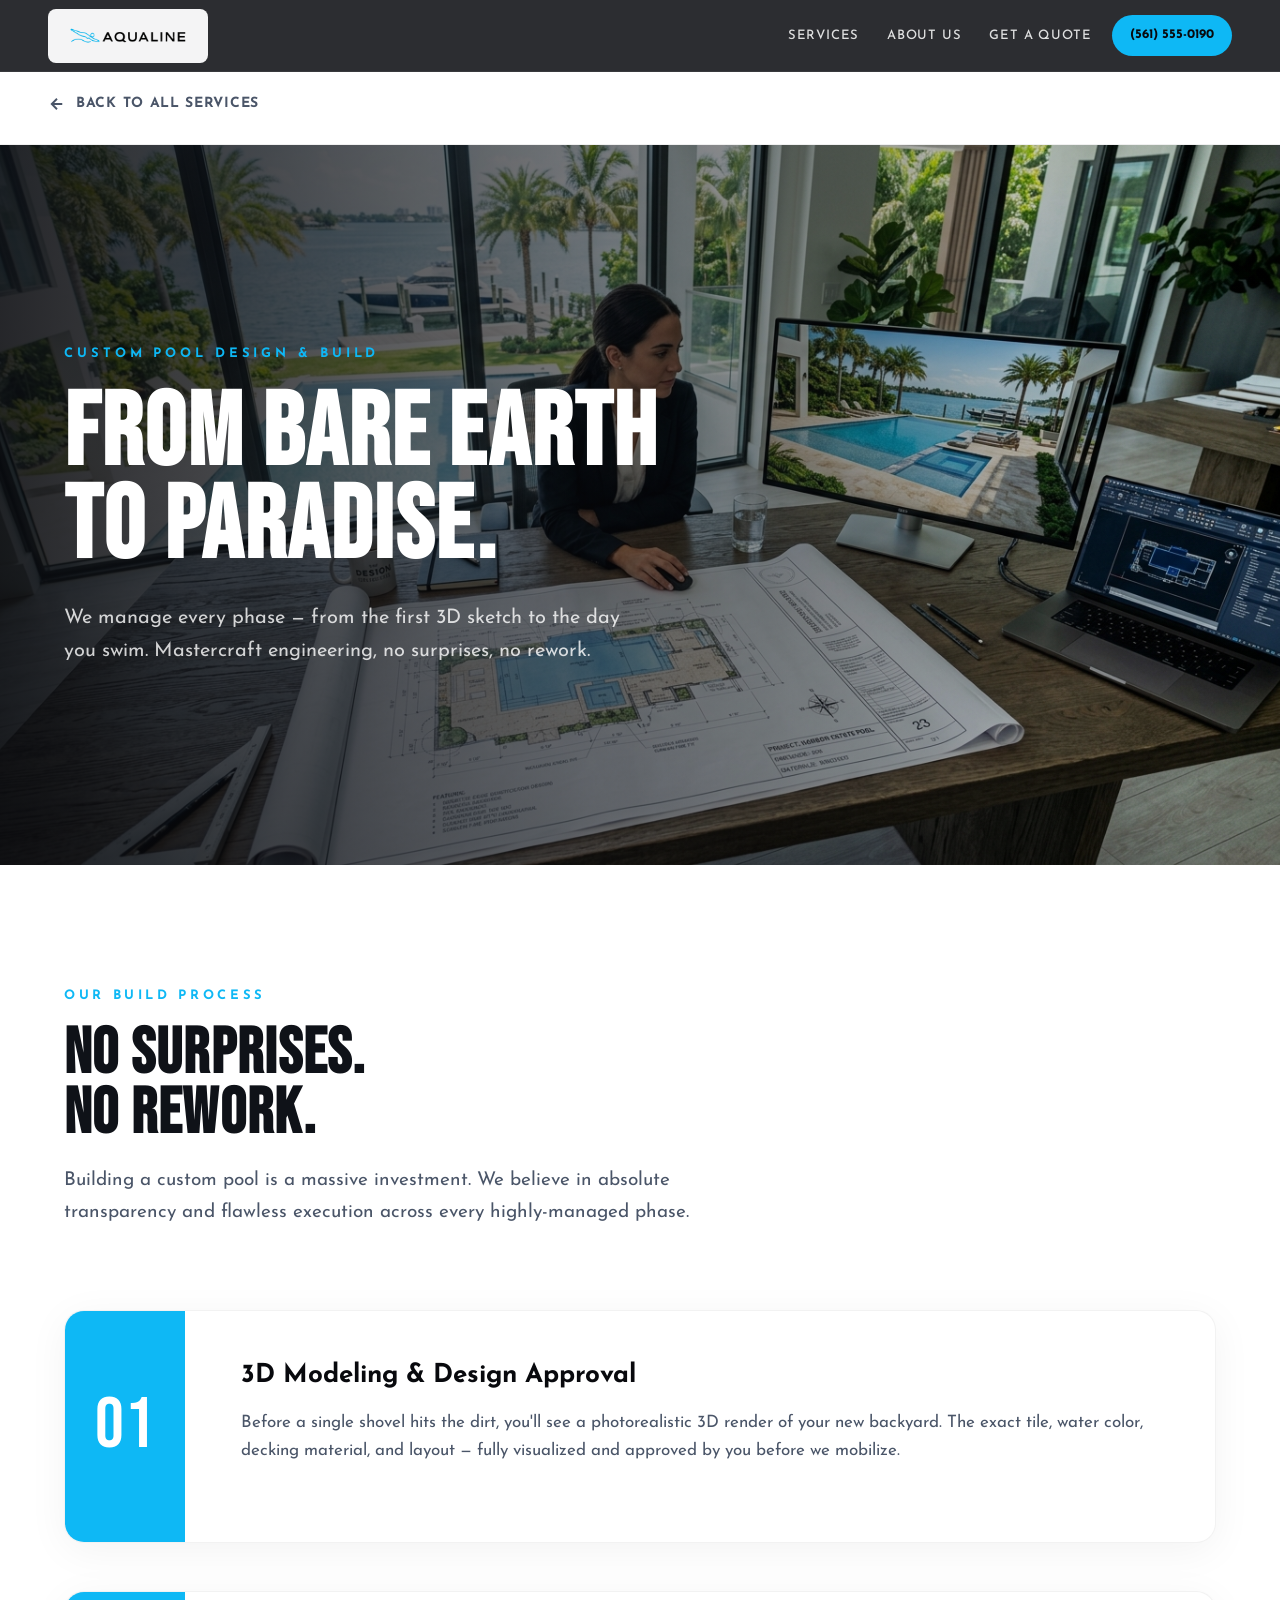
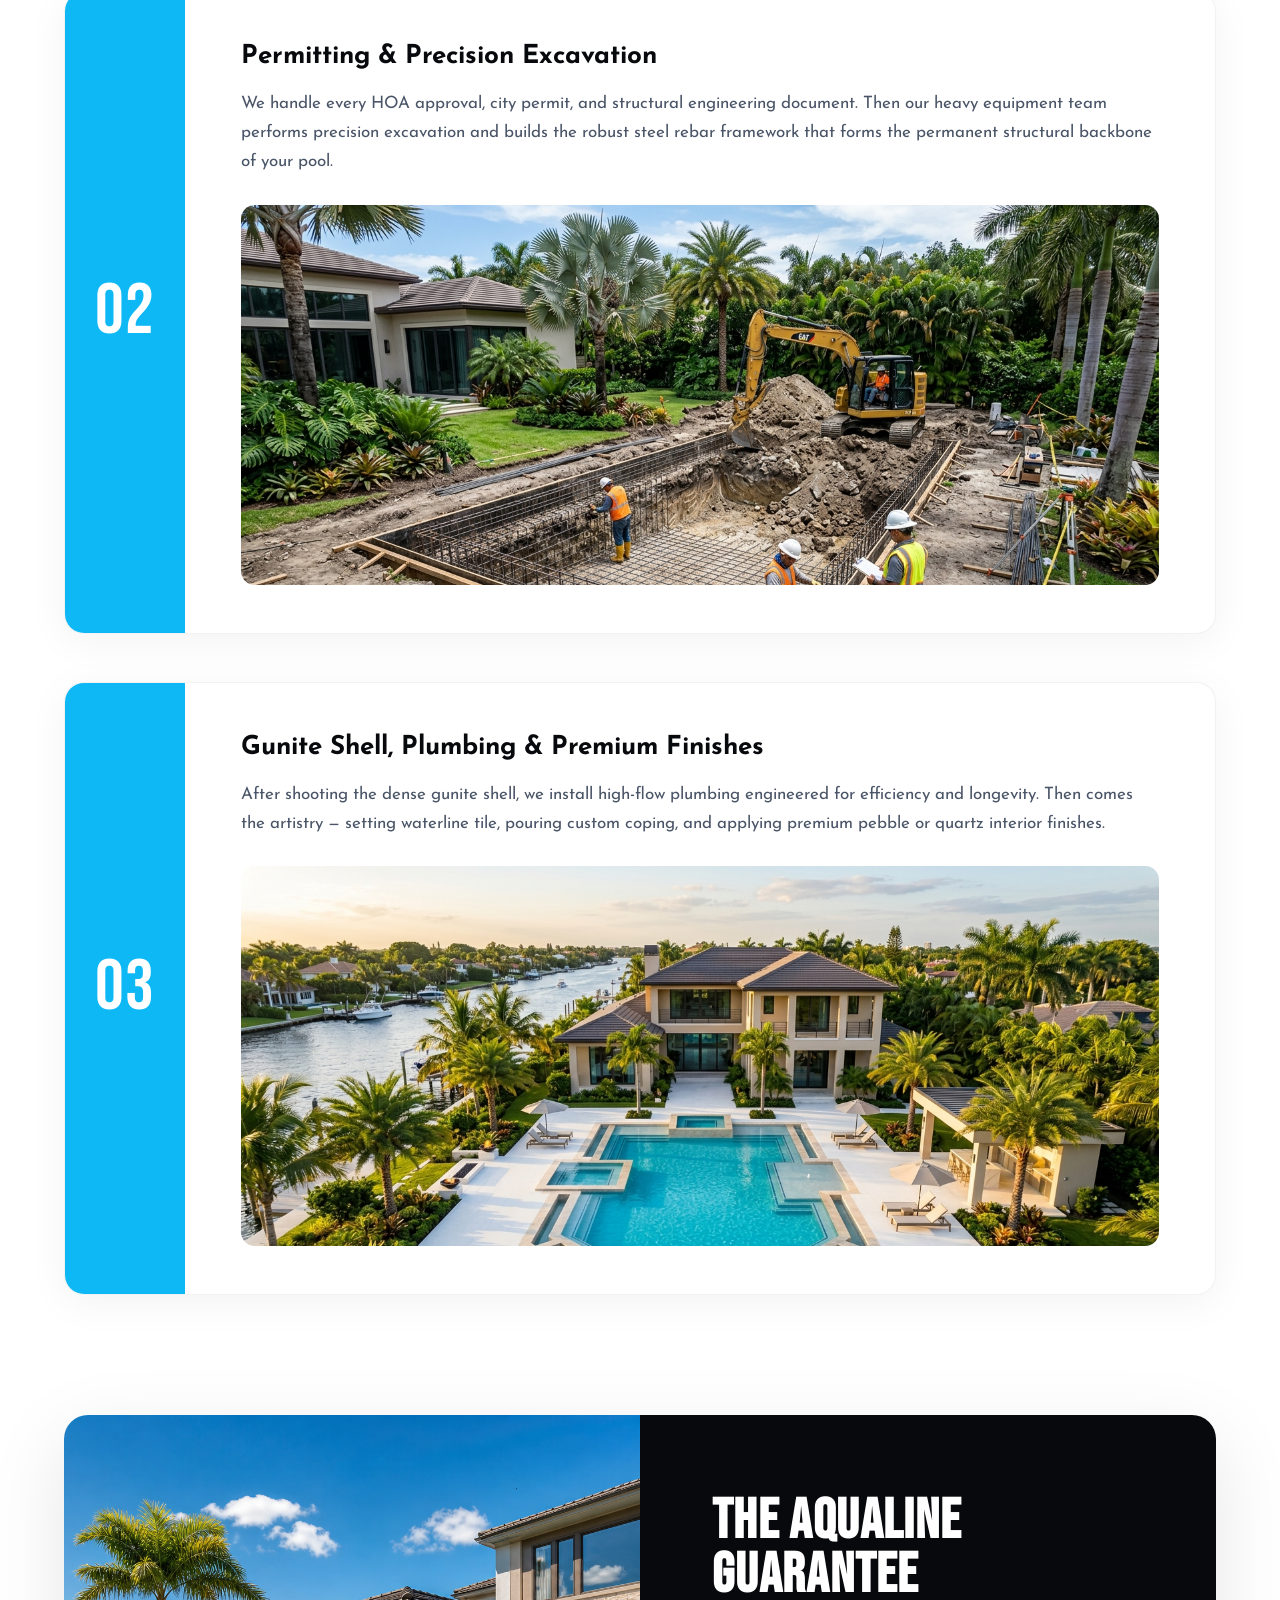
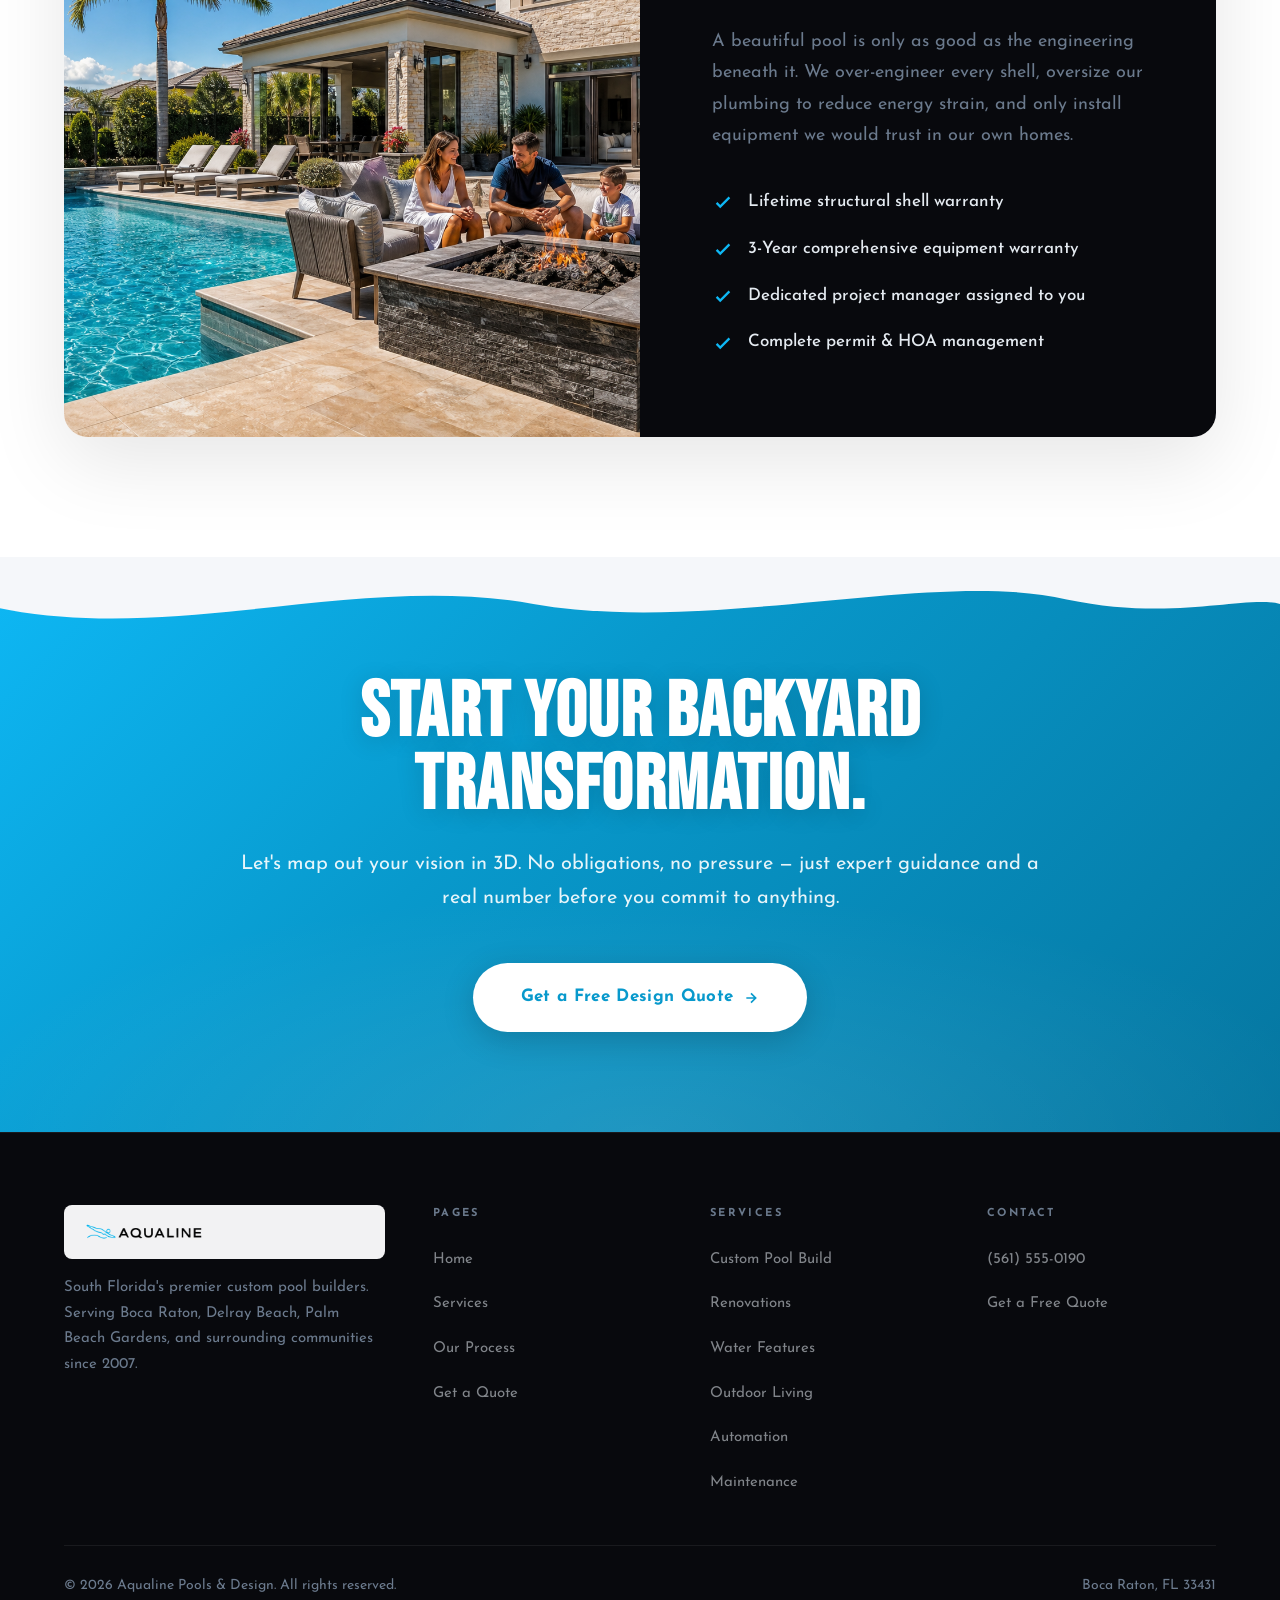
<file: service-custom-pool-design.html>
<!doctype html>
<html lang="en">
<head>
<meta charset="UTF-8"/>
<link rel="icon" type="image/png" href="favicon.png" />
<meta name="viewport" content="width=device-width,initial-scale=1.0"/>
<title>Custom Pool Design & Build | Aqualine Pools & Design</title>
<meta name="description" content="South Florida's premier custom pool builders. 3D renderings, full permit management, and mastercraft construction from bare earth to paradise."/>
<link rel="preconnect" href="https://fonts.googleapis.com"/>
<link rel="preconnect" href="https://fonts.gstatic.com" crossorigin/>
<link href="https://fonts.googleapis.com/css2?family=Bebas+Neue&family=Josefin+Sans:wght@300;400;500;600;700&display=swap" rel="stylesheet"/>
<style>
*,*::before,*::after{box-sizing:border-box;margin:0;padding:0}
:root{--dk:#08090D;--dk2:#0D1117;--accent:#0EB8F5;--accent-dk:#0899CC;--txt:#E4EAF0;--muted:#6B7A8D;--bdr:rgba(255,255,255,.07);--lt:#F5F7FA;--lt2:#FFFFFF;--txt-dk:#0F1218;--muted-dk:#4A5568;}
html{scroll-behavior:smooth}
body{background:var(--lt2);color:var(--txt-dk);font-family:'Josefin Sans',sans-serif;font-size:18px;line-height:1.7;overflow-x:hidden}

/* NAV */
#nav{position:fixed;top:0;left:0;right:0;height:72px;display:flex;align-items:center;justify-content:space-between;padding:0 48px;z-index:100;background:rgba(8,9,13,.85);backdrop-filter:blur(12px);border-bottom:1px solid rgba(255,255,255,.06);transition:background .35s}
#nav.scrolled{background:rgba(255,255,255,.97);box-shadow:0 2px 24px rgba(0,0,0,.09);border-color:rgba(0,0,0,.06)}
.nav-logo{display:flex;align-items:center;text-decoration:none;background:rgba(255,255,255,.95);border-radius:8px;padding:5px 14px;transition:all .35s}
.nav-logo img{height:44px;width:auto;display:block}
#nav.scrolled .nav-logo{background:transparent;padding:5px 0}
.nav-right{display:flex;align-items:center;gap:20px;margin-left:auto}
.nav-links{display:flex;align-items:center;gap:28px;list-style:none}
.nav-links a{font-size:13px;font-weight:500;letter-spacing:.06em;text-transform:uppercase;color:rgba(255,255,255,.85);text-decoration:none;transition:color .25s}
.nav-links a:hover{color:#fff}
#nav.scrolled .nav-links a{color:#1a2c3d}
#nav.scrolled .nav-links a:hover{color:var(--accent)}
.nav-phone{display:flex;align-items:center;gap:8px;padding:9px 18px;border-radius:50px;background:var(--accent);font-size:13px;font-weight:700;color:#08090D;text-decoration:none;transition:background .2s}
.nav-phone:hover{background:var(--accent-dk)}
.hamburger{display:none;flex-direction:column;gap:5px;background:none;border:none;cursor:pointer;padding:4px}
.hamburger span{display:block;width:22px;height:2px;background:#fff;border-radius:2px;transition:background .25s}
#nav.scrolled .hamburger span{background:#1a2c3d}
.mob-nav{display:none;position:fixed;top:68px;left:0;right:0;background:rgba(8,9,13,.97);backdrop-filter:blur(20px);padding:20px 32px 28px;z-index:99;border-bottom:1px solid var(--bdr)}
.mob-nav.open{display:block}
.mob-nav ul{list-style:none;display:flex;flex-direction:column;gap:18px}
.mob-nav a{color:var(--txt);text-decoration:none;font-size:15px;font-weight:500;letter-spacing:.06em;text-transform:uppercase;transition:color .2s}
.mob-nav a:hover{color:var(--accent)}
.nav-item{position:relative;list-style:none}
.nav-dropdown{position:absolute;top:calc(100% + 10px);left:50%;transform:translateX(-50%) translateY(-6px);background:#fff;border-radius:12px;box-shadow:0 12px 48px rgba(0,0,0,.16);padding:8px;min-width:230px;opacity:0;visibility:hidden;pointer-events:none;transition:opacity .2s,transform .2s,visibility .2s;border:1px solid rgba(0,0,0,.07);z-index:200}
.nav-dropdown::before{content:'';position:absolute;top:-16px;left:0;right:0;height:16px;background:transparent}
.nav-item:hover .nav-dropdown{opacity:1;visibility:visible;pointer-events:all;transform:translateX(-50%) translateY(0)}
.nav-dropdown a{display:block;padding:9px 14px;font-size:12px;font-weight:600;color:#1a2c3d;text-decoration:none;letter-spacing:.04em;text-transform:uppercase;border-radius:8px;transition:background .15s,color .15s}
.nav-dropdown a:hover{background:rgba(14,184,245,.1);color:var(--accent)}

/* BACK BAR */
.back-bar{background:#fff;padding:20px 48px;border-bottom:1px solid rgba(0,0,0,.06);margin-top:72px}
.back-link{display:inline-flex;align-items:center;gap:10px;font-size:14px;font-weight:700;color:var(--muted-dk);text-decoration:none;letter-spacing:.05em;text-transform:uppercase;transition:color .2s}
.back-link:hover{color:var(--accent)}
.back-link:hover svg{transform:translateX(-3px)}
.back-link svg{transition:transform .2s}

/* HERO */
#hero{position:relative;height:80vh;min-height:600px;background-image:url('img-cpd-hero.jpg');background-size:cover;background-position:center;display:flex;align-items:center;overflow:hidden}
#hero::before{content:'';position:absolute;inset:0;background:linear-gradient(to right,rgba(8,9,13,.88) 0%,rgba(8,9,13,.45) 60%,transparent 100%)}
.hero-inner{position:relative;z-index:2;max-width:820px;padding:0 64px}
.hero-eye{font-size:13px;font-weight:700;letter-spacing:.3em;text-transform:uppercase;color:var(--accent);margin-bottom:24px;display:block}
.hero-inner h1{font-family:'Bebas Neue',sans-serif;font-size:clamp(60px,8vw,110px);line-height:.9;color:#fff;letter-spacing:.02em;margin-bottom:28px}
.hero-inner p{font-size:20px;color:rgba(255,255,255,.8);line-height:1.65;max-width:580px}

/* TIMELINE */
#process{padding:120px 64px;background:var(--lt2)}
.proc-inner{max-width:1400px;margin:0 auto}
.section-label{font-size:13px;font-weight:700;letter-spacing:.28em;text-transform:uppercase;color:var(--accent);margin-bottom:16px;display:block}
.section-h2{font-family:'Bebas Neue',sans-serif;font-size:clamp(46px,5vw,72px);color:var(--txt-dk);letter-spacing:.02em;margin-bottom:20px;line-height:.95}
.section-lead{font-size:19px;color:var(--muted-dk);line-height:1.7;max-width:680px;margin-bottom:80px}
.timeline{display:flex;flex-direction:column;gap:48px}
.step{display:grid;grid-template-columns:120px 1fr;gap:0;background:#fff;border-radius:20px;overflow:hidden;box-shadow:0 8px 40px rgba(0,0,0,.05);border:1px solid rgba(0,0,0,.05)}
.step-num{background:var(--accent);display:flex;align-items:center;justify-content:center;font-family:'Bebas Neue',sans-serif;font-size:72px;color:#fff;letter-spacing:.02em}
.step-body{padding:48px 56px}
.step-body h3{font-size:26px;font-weight:700;color:var(--dk);margin-bottom:16px;line-height:1.3}
.step-body p{font-size:17px;color:var(--muted-dk);line-height:1.7;margin-bottom:28px}
.step-photo{border-radius:14px;overflow:hidden;max-height:380px}
.step-photo img{width:100%;height:100%;object-fit:cover;display:block}

/* GUARANTEE */
#guarantee{padding:0 64px 120px;background:var(--lt2)}
.guar-inner{max-width:1400px;margin:0 auto;display:grid;grid-template-columns:1fr 1fr;gap:0;border-radius:24px;overflow:hidden;box-shadow:0 24px 80px rgba(0,0,0,.1)}
.guar-photo img{width:100%;height:100%;object-fit:cover;display:block;min-height:560px}
.guar-text{background:var(--dk);padding:80px 72px;display:flex;flex-direction:column;justify-content:center}
.guar-text h2{font-family:'Bebas Neue',sans-serif;font-size:56px;color:#fff;letter-spacing:.02em;margin-bottom:24px;line-height:.95}
.guar-text p{font-size:18px;color:var(--muted);line-height:1.75;margin-bottom:36px}
.guar-list{list-style:none;display:flex;flex-direction:column;gap:18px}
.guar-list li{display:flex;align-items:center;gap:14px;color:var(--txt);font-size:17px;font-weight:500}
.guar-list svg{color:var(--accent);flex-shrink:0}

/* AQUA WAVE CTA */
.aqua-cta{position:relative;background:linear-gradient(135deg,#0EB8F5 0%,#0899CC 40%,#0576A0 100%);padding:120px 48px 100px;text-align:center;overflow:hidden}
.aqua-cta::after{content:'';position:absolute;inset:0;background:radial-gradient(ellipse 80% 60% at 50% 100%,rgba(255,255,255,.1) 0%,transparent 70%)}
.aqua-wave-top{position:absolute;top:-2px;left:0;right:0;z-index:1;line-height:0}
.aqua-wave-top svg{display:block;width:100%;height:auto}
.aqua-cta-inner{position:relative;z-index:2;max-width:820px;margin:0 auto}
.aqua-cta-inner h2{font-family:'Bebas Neue',sans-serif;font-size:clamp(44px,6vw,80px);line-height:.95;letter-spacing:.02em;color:#fff;margin-bottom:24px;text-shadow:0 4px 24px rgba(0,0,0,.15)}
.aqua-cta-inner p{font-size:20px;color:rgba(255,255,255,.9);line-height:1.7;margin-bottom:48px}
.btn-white{display:inline-flex;align-items:center;gap:10px;padding:20px 48px;background:#fff;color:#0899CC;border-radius:50px;font-size:17px;font-weight:700;text-decoration:none;letter-spacing:.02em;box-shadow:0 8px 32px rgba(0,0,0,.18);transition:transform .2s,box-shadow .2s}
.btn-white:hover{transform:translateY(-3px);box-shadow:0 20px 56px rgba(0,0,0,.25)}

/* FOOTER */
footer{background:var(--dk);border-top:1px solid var(--bdr);padding:72px 64px 40px}
.foot-inner{max-width:1400px;margin:0 auto;display:grid;grid-template-columns:1.4fr 1fr 1fr 1fr;gap:48px;margin-bottom:48px}
.foot-brand p{font-size:15px;color:var(--muted);line-height:1.7;margin-top:16px}
.foot-col h4{font-size:11px;font-weight:700;letter-spacing:.22em;text-transform:uppercase;color:var(--muted);margin-bottom:20px}
.foot-col ul{list-style:none;display:flex;flex-direction:column;gap:14px}
.foot-col a{font-size:15px;color:rgba(228,234,240,.55);text-decoration:none;transition:color .2s}
.foot-col a:hover{color:var(--txt)}
.foot-btm{max-width:1400px;margin:0 auto;padding-top:28px;border-top:1px solid var(--bdr);display:flex;justify-content:space-between;align-items:center;font-size:14px;color:var(--muted)}

@media(max-width:1024px){
  .step{grid-template-columns:1fr}
  .step-num{height:80px;font-size:48px}
  .guar-inner{grid-template-columns:1fr}
  .guar-photo img{min-height:320px}
  .guar-text{padding:56px 40px}
  .foot-inner{grid-template-columns:1fr 1fr}
}
@media(max-width:768px){
  #nav{padding:0 20px}
  .nav-links,.nav-phone{display:none}
  .hamburger{display:flex}
  .back-bar,.hero-inner,#process,#guarantee,footer{padding-left:20px;padding-right:20px}
  .step-body{padding:32px 24px}
  .foot-inner{grid-template-columns:1fr}
  .foot-btm{flex-direction:column;gap:10px;text-align:center}
}

/* phone pill: one line on phones */
.nav-phone{white-space:nowrap}
@media(max-width:480px){.nav-phone{padding:8px 12px;font-size:12.5px;gap:6px}}
</style>
</head>
<body>
<nav id="nav">
  <a href="index.html" class="nav-logo"><img src="aqualine-logo.png" alt="Aqualine Pools & Design"/></a>
  <div class="nav-right">
    <ul class="nav-links">
      <li class="nav-item">
        <a href="services.html">Services</a>
        <div class="nav-dropdown">
          <a href="service-custom-pool-design.html">Custom Pool Design</a>
          <a href="service-pool-renovations.html">Pool Renovations</a>
          <a href="service-water-features.html">Water Features &amp; Spa</a>
          <a href="service-outdoor-living.html">Outdoor Living</a>
          <a href="service-equipment-automation.html">Smart Automation</a>
          <a href="service-maintenance.html">Maintenance Plans</a>
        </div>
      </li>
      <li><a href="about.html">About Us</a></li>
      <li><a href="contact.html">Get a Quote</a></li>
    </ul>
    <a href="tel:+15615550190" class="nav-phone">(561) 555-0190</a>
    <button class="hamburger" id="hamburger" aria-label="Open menu"><span></span><span></span><span></span></button>
  </div>
</nav>
<div class="mob-nav" id="mob-nav">
  <ul>
    <li><a href="services.html">Services</a></li>
    <li><a href="about.html">About Us</a></li>
    <li><a href="contact.html">Get a Quote</a></li>
    <li><a href="tel:+15615550190">(561) 555-0190</a></li>
  </ul>
</div>

<div class="back-bar">
  <a href="services.html" class="back-link">
    <svg width="18" height="18" fill="none" stroke="currentColor" stroke-width="2.5" viewBox="0 0 24 24"><path d="M19 12H5M12 5l-7 7 7 7"/></svg>
    Back to All Services
  </a>
</div>

<section id="hero">
  <div class="hero-inner">
    <span class="hero-eye">Custom Pool Design & Build</span>
    <h1>FROM BARE EARTH<br>TO PARADISE.</h1>
    <p>We manage every phase — from the first 3D sketch to the day you swim. Mastercraft engineering, no surprises, no rework.</p>
  </div>
</section>

<section id="process">
  <div class="proc-inner">
    <span class="section-label">Our Build Process</span>
    <h2 class="section-h2">No Surprises.<br>No Rework.</h2>
    <p class="section-lead">Building a custom pool is a massive investment. We believe in absolute transparency and flawless execution across every highly-managed phase.</p>
    <div class="timeline">
      <div class="step">
        <div class="step-num">01</div>
        <div class="step-body">
          <h3>3D Modeling & Design Approval</h3>
          <p>Before a single shovel hits the dirt, you'll see a photorealistic 3D render of your new backyard. The exact tile, water color, decking material, and layout — fully visualized and approved by you before we mobilize.</p>
        </div>
      </div>
      <div class="step">
        <div class="step-num">02</div>
        <div class="step-body">
          <h3>Permitting & Precision Excavation</h3>
          <p>We handle every HOA approval, city permit, and structural engineering document. Then our heavy equipment team performs precision excavation and builds the robust steel rebar framework that forms the permanent structural backbone of your pool.</p>
          <div class="step-photo"><img src="img-cpd-excavation.jpg" alt="Pool excavation and steel frame being placed" loading="lazy"/></div>
        </div>
      </div>
      <div class="step">
        <div class="step-num">03</div>
        <div class="step-body">
          <h3>Gunite Shell, Plumbing & Premium Finishes</h3>
          <p>After shooting the dense gunite shell, we install high-flow plumbing engineered for efficiency and longevity. Then comes the artistry — setting waterline tile, pouring custom coping, and applying premium pebble or quartz interior finishes.</p>
          <div class="step-photo"><img src="img-cpd-finished.jpg" alt="Finished luxury custom pool aerial view" loading="lazy"/></div>
        </div>
      </div>
    </div>
  </div>
</section>

<section id="guarantee">
  <div class="guar-inner">
    <div class="guar-photo"><img src="aqualine-family-pool-hero.png" alt="Family enjoying a completed Aqualine pool" loading="lazy"/></div>
    <div class="guar-text">
      <h2>The Aqualine Guarantee</h2>
      <p>A beautiful pool is only as good as the engineering beneath it. We over-engineer every shell, oversize our plumbing to reduce energy strain, and only install equipment we would trust in our own homes.</p>
      <ul class="guar-list">
        <li><svg width="22" height="22" fill="none" stroke="currentColor" stroke-width="2.5" viewBox="0 0 24 24"><path d="M5 13l4 4L19 7"/></svg> Lifetime structural shell warranty</li>
        <li><svg width="22" height="22" fill="none" stroke="currentColor" stroke-width="2.5" viewBox="0 0 24 24"><path d="M5 13l4 4L19 7"/></svg> 3-Year comprehensive equipment warranty</li>
        <li><svg width="22" height="22" fill="none" stroke="currentColor" stroke-width="2.5" viewBox="0 0 24 24"><path d="M5 13l4 4L19 7"/></svg> Dedicated project manager assigned to you</li>
        <li><svg width="22" height="22" fill="none" stroke="currentColor" stroke-width="2.5" viewBox="0 0 24 24"><path d="M5 13l4 4L19 7"/></svg> Complete permit & HOA management</li>
      </ul>
    </div>
  </div>
</section>

<section class="aqua-cta">
  <div class="aqua-wave-top">
    <svg viewBox="0 0 1440 100" preserveAspectRatio="none" xmlns="http://www.w3.org/2000/svg">
      <path d="M0,60 C200,100 400,20 600,55 C800,90 1050,15 1200,50 C1320,75 1400,45 1440,55 L1440,0 L0,0Z" fill="#F5F7FA"/>
    </svg>
  </div>
  <div class="aqua-cta-inner">
    <h2>Start Your Backyard Transformation.</h2>
    <p>Let's map out your vision in 3D. No obligations, no pressure — just expert guidance and a real number before you commit to anything.</p>
    <a href="contact.html" class="btn-white">
      Get a Free Design Quote
      <svg width="16" height="16" fill="none" stroke="currentColor" stroke-width="2.5" viewBox="0 0 24 24"><path d="M5 12h14M12 5l7 7-7 7"/></svg>
    </a>
  </div>
</section>

<footer>
  <div class="foot-inner">
    <div class="foot-brand">
      <a href="index.html" class="nav-logo"><img src="aqualine-logo.png" alt="Aqualine Pools & Design"/></a>
      <p>South Florida's premier custom pool builders. Serving Boca Raton, Delray Beach, Palm Beach Gardens, and surrounding communities since 2007.</p>
    </div>
    <div class="foot-col"><h4>Pages</h4><ul><li><a href="index.html">Home</a></li><li><a href="services.html">Services</a></li><li><a href="index.html#process">Our Process</a></li><li><a href="contact.html">Get a Quote</a></li></ul></div>
    <div class="foot-col"><h4>Services</h4><ul><li><a href="service-custom-pool-design.html">Custom Pool Build</a></li><li><a href="service-pool-renovations.html">Renovations</a></li><li><a href="service-water-features.html">Water Features</a></li><li><a href="service-outdoor-living.html">Outdoor Living</a></li><li><a href="service-equipment-automation.html">Automation</a></li><li><a href="service-maintenance.html">Maintenance</a></li></ul></div>
    <div class="foot-col"><h4>Contact</h4><ul><li><a href="tel:+15615550190">(561) 555-0190</a></li><li><a href="contact.html">Get a Free Quote</a></li></ul></div>
  </div>
  <div class="foot-btm"><span>&copy; 2026 Aqualine Pools & Design. All rights reserved.</span><span>Boca Raton, FL 33431</span></div>
</footer>
<script>
const navEl=document.getElementById('nav');
window.addEventListener('scroll',()=>{navEl.classList.toggle('scrolled',window.scrollY>80);},{passive:true});
const hamburger=document.getElementById('hamburger');
const mobNav=document.getElementById('mob-nav');
hamburger.addEventListener('click',()=>mobNav.classList.toggle('open'));
mobNav.querySelectorAll('a').forEach(a=>a.addEventListener('click',()=>mobNav.classList.remove('open')));
</script>
</body>
</html>
</file>
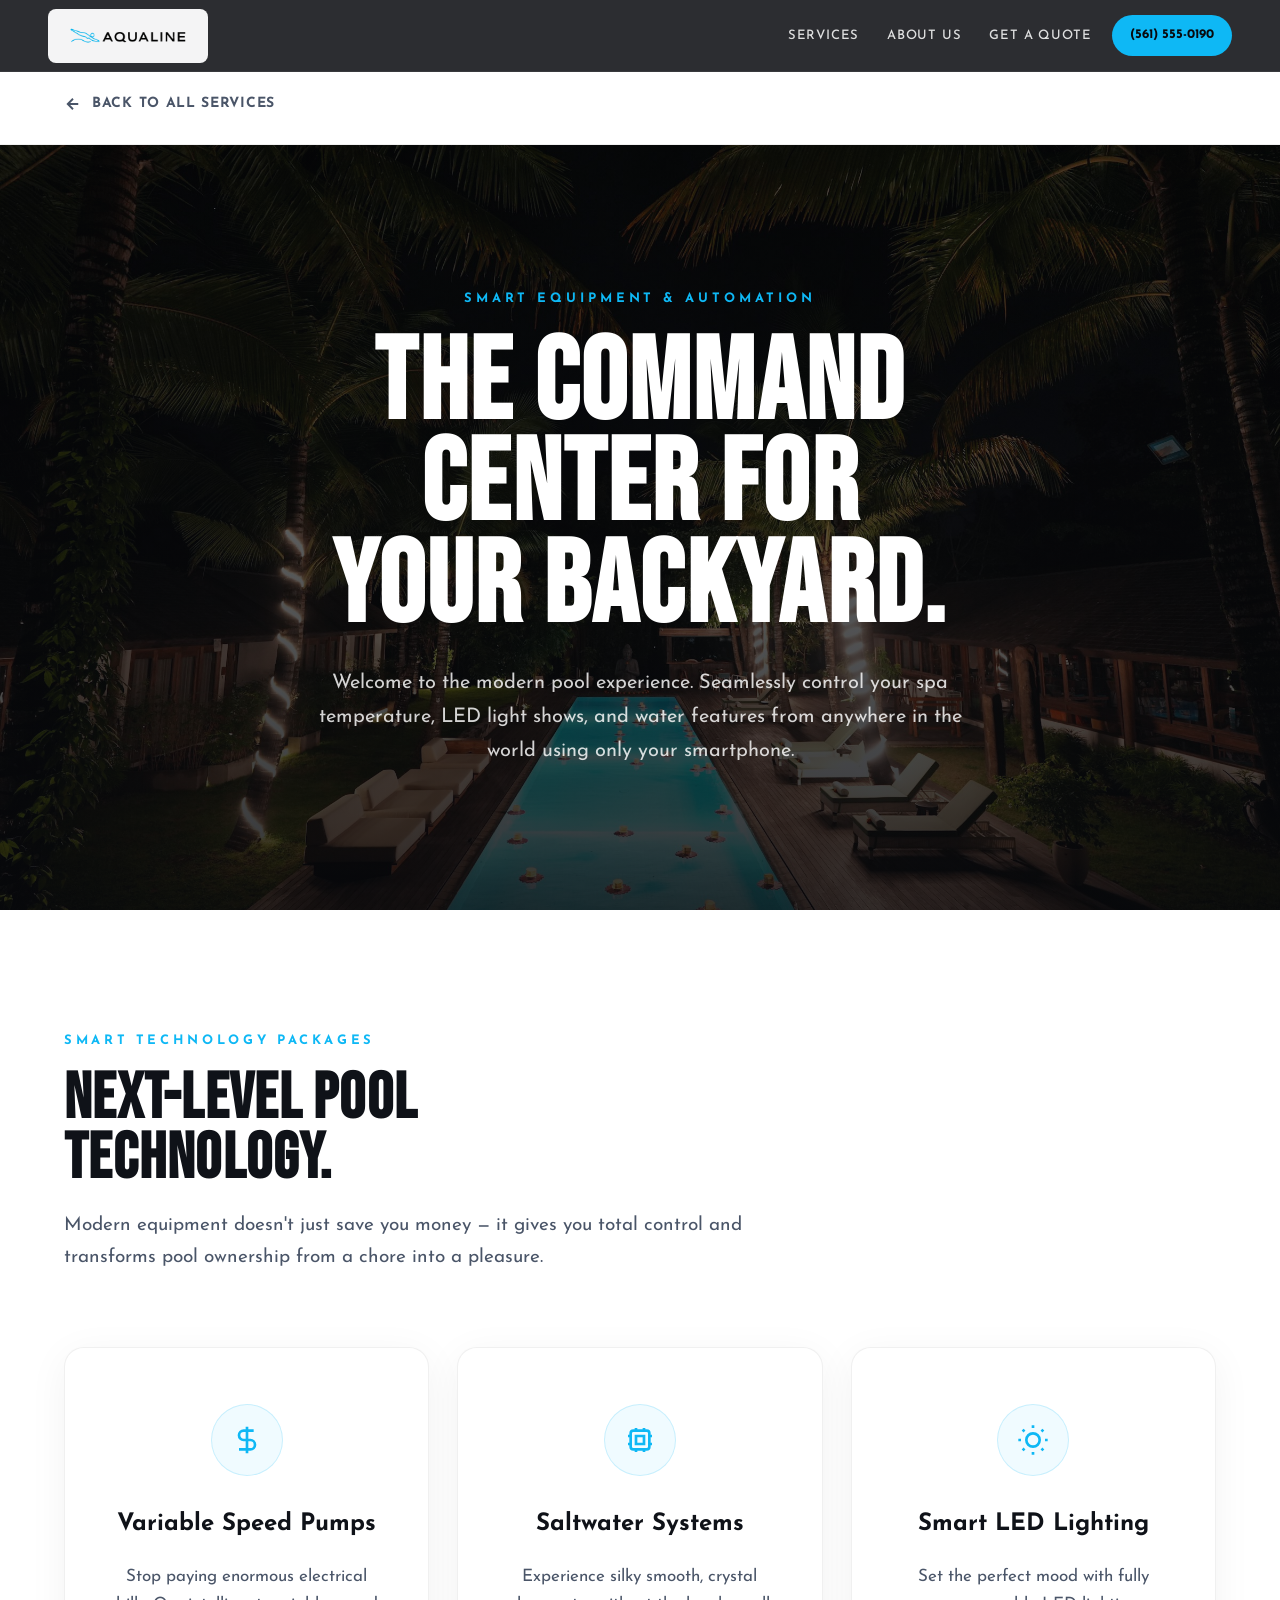
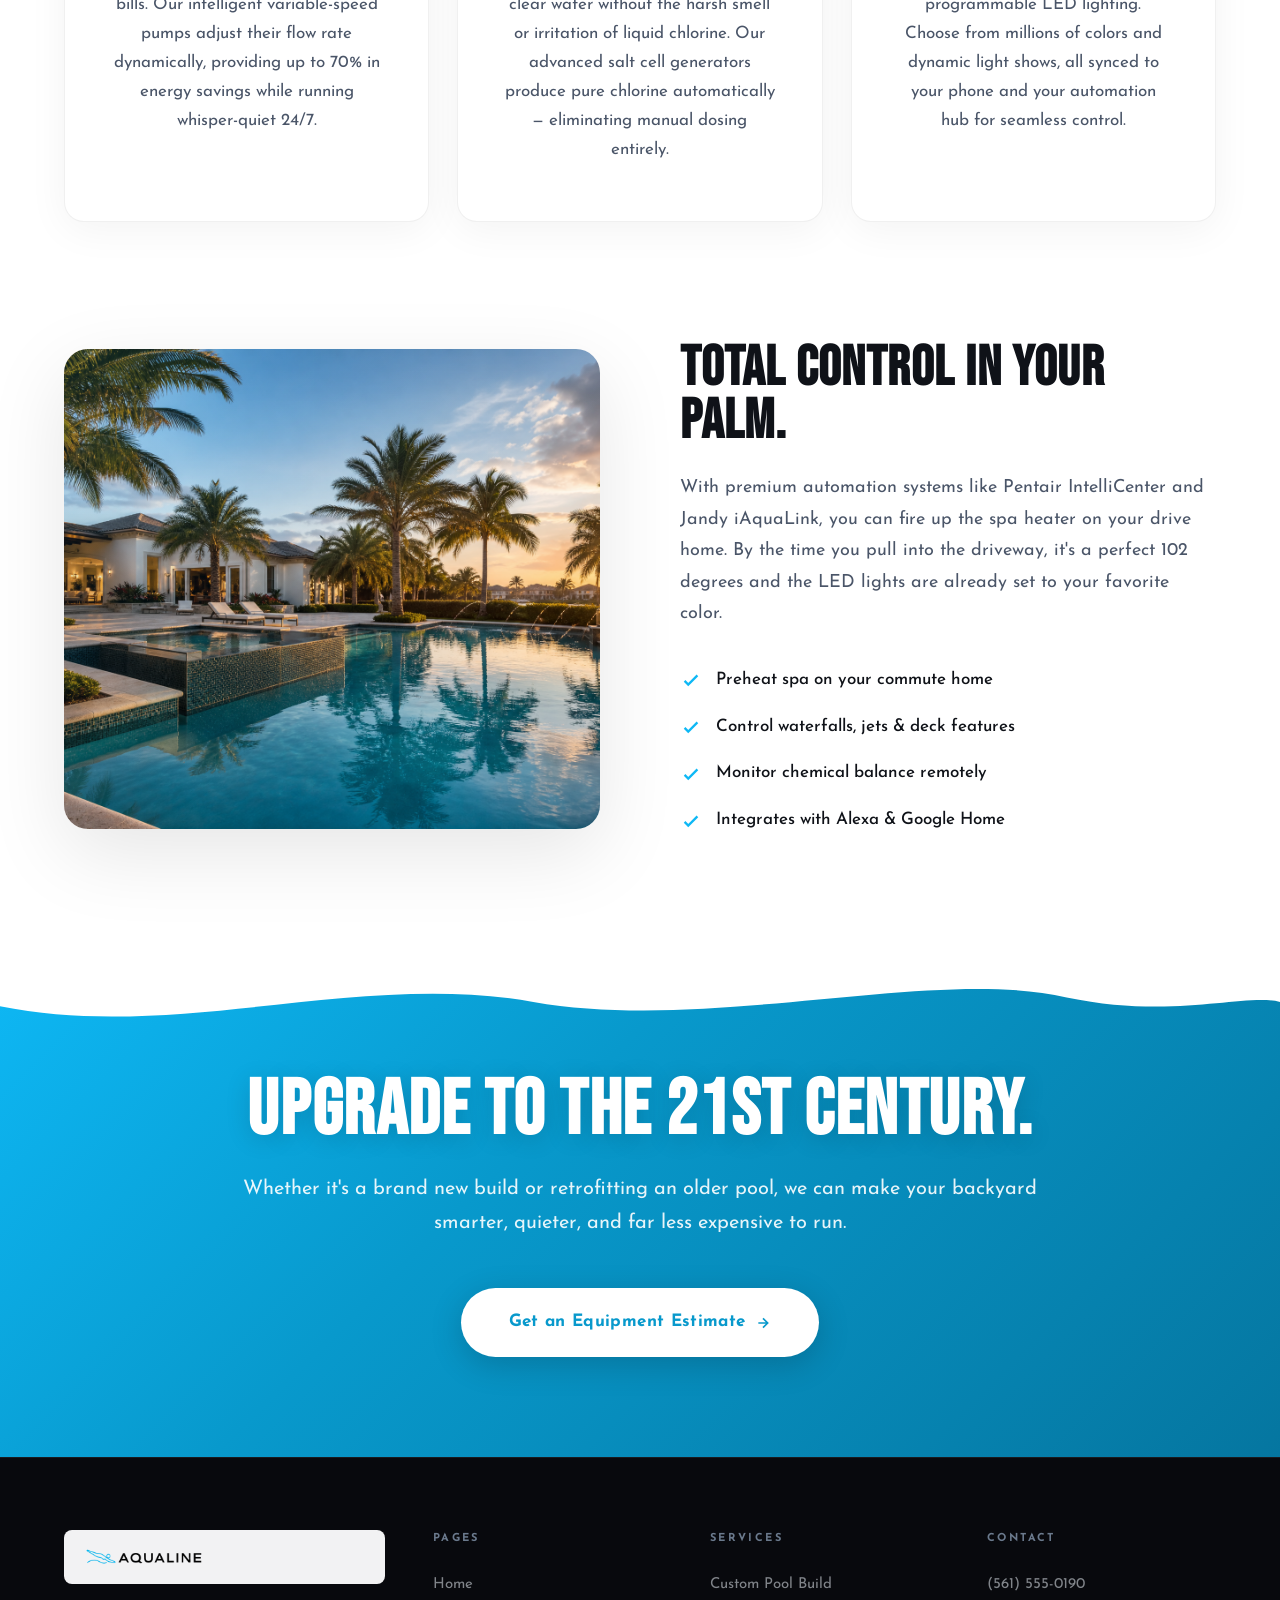
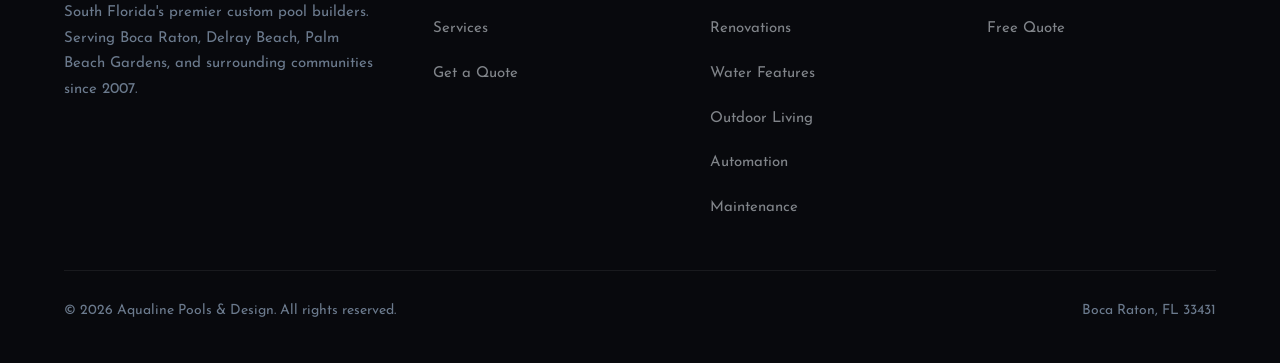
<file: service-equipment-automation.html>
<!doctype html>
<html lang="en">
<head>
<meta charset="UTF-8"/>
<link rel="icon" type="image/png" href="favicon.png" />
<meta name="viewport" content="width=device-width,initial-scale=1.0"/>
<title>Smart Pool Equipment & Automation | Aqualine Pools & Design</title>
<meta name="description" content="Variable speed pumps, saltwater systems, LED lighting, and full smartphone automation. Control your South Florida pool from anywhere."/>
<link rel="preconnect" href="https://fonts.googleapis.com"/>
<link rel="preconnect" href="https://fonts.gstatic.com" crossorigin/>
<link href="https://fonts.googleapis.com/css2?family=Bebas+Neue&family=Josefin+Sans:wght@300;400;500;600;700&display=swap" rel="stylesheet"/>
<style>
*,*::before,*::after{box-sizing:border-box;margin:0;padding:0}
:root{--dk:#08090D;--dk2:#0D1117;--accent:#0EB8F5;--accent-dk:#0899CC;--txt:#E4EAF0;--muted:#6B7A8D;--bdr:rgba(255,255,255,.07);--lt:#F5F7FA;--lt2:#FFFFFF;--txt-dk:#0F1218;--muted-dk:#4A5568;}
html{scroll-behavior:smooth}
body{background:var(--lt2);color:var(--txt-dk);font-family:'Josefin Sans',sans-serif;font-size:18px;line-height:1.7;overflow-x:hidden}
#nav{position:fixed;top:0;left:0;right:0;height:72px;display:flex;align-items:center;justify-content:space-between;padding:0 48px;z-index:100;background:rgba(8,9,13,.85);backdrop-filter:blur(12px);border-bottom:1px solid rgba(255,255,255,.06);transition:background .35s}
#nav.scrolled{background:rgba(255,255,255,.97);box-shadow:0 2px 24px rgba(0,0,0,.09);border-color:rgba(0,0,0,.06)}
.nav-logo{display:flex;align-items:center;text-decoration:none;background:rgba(255,255,255,.95);border-radius:8px;padding:5px 14px;transition:all .35s}
.nav-logo img{height:44px;width:auto;display:block}
#nav.scrolled .nav-logo{background:transparent;padding:5px 0}
.nav-right{display:flex;align-items:center;gap:20px;margin-left:auto}
.nav-links{display:flex;align-items:center;gap:28px;list-style:none}
.nav-links a{font-size:13px;font-weight:500;letter-spacing:.06em;text-transform:uppercase;color:rgba(255,255,255,.85);text-decoration:none;transition:color .25s}
.nav-links a:hover{color:#fff}
#nav.scrolled .nav-links a{color:#1a2c3d}
#nav.scrolled .nav-links a:hover{color:var(--accent)}
.nav-phone{display:flex;align-items:center;gap:8px;padding:9px 18px;border-radius:50px;background:var(--accent);font-size:13px;font-weight:700;color:#08090D;text-decoration:none;transition:background .2s}
.nav-phone:hover{background:var(--accent-dk)}
.hamburger{display:none;flex-direction:column;gap:5px;background:none;border:none;cursor:pointer;padding:4px}
.hamburger span{display:block;width:22px;height:2px;background:#fff;border-radius:2px;transition:background .25s}
#nav.scrolled .hamburger span{background:#1a2c3d}
.mob-nav{display:none;position:fixed;top:68px;left:0;right:0;background:rgba(8,9,13,.97);backdrop-filter:blur(20px);padding:20px 32px 28px;z-index:99;border-bottom:1px solid var(--bdr)}
.mob-nav.open{display:block}
.mob-nav ul{list-style:none;display:flex;flex-direction:column;gap:18px}
.mob-nav a{color:var(--txt);text-decoration:none;font-size:15px;font-weight:500;letter-spacing:.06em;text-transform:uppercase;transition:color .2s}
.mob-nav a:hover{color:var(--accent)}
.nav-item{position:relative;list-style:none}
.nav-dropdown{position:absolute;top:calc(100% + 10px);left:50%;transform:translateX(-50%) translateY(-6px);background:#fff;border-radius:12px;box-shadow:0 12px 48px rgba(0,0,0,.16);padding:8px;min-width:230px;opacity:0;visibility:hidden;pointer-events:none;transition:opacity .2s,transform .2s,visibility .2s;border:1px solid rgba(0,0,0,.07);z-index:200}
.nav-dropdown::before{content:'';position:absolute;top:-16px;left:0;right:0;height:16px;background:transparent}
.nav-item:hover .nav-dropdown{opacity:1;visibility:visible;pointer-events:all;transform:translateX(-50%) translateY(0)}
.nav-dropdown a{display:block;padding:9px 14px;font-size:12px;font-weight:600;color:#1a2c3d;text-decoration:none;letter-spacing:.04em;text-transform:uppercase;border-radius:8px;transition:background .15s,color .15s}
.nav-dropdown a:hover{background:rgba(14,184,245,.1);color:var(--accent)}
.back-bar{background:#fff;padding:20px 64px;border-bottom:1px solid rgba(0,0,0,.06);margin-top:72px}
.back-link{display:inline-flex;align-items:center;gap:10px;font-size:14px;font-weight:700;color:var(--muted-dk);text-decoration:none;letter-spacing:.05em;text-transform:uppercase;transition:color .2s}
.back-link:hover{color:var(--accent)}
.back-link svg{transition:transform .2s}
.back-link:hover svg{transform:translateX(-3px)}
#hero{position:relative;height:85vh;min-height:620px;background-image:url('img-equip-hero.jpg');background-size:cover;background-position:center;display:flex;align-items:center;justify-content:center;text-align:center;overflow:hidden}
#hero::before{content:'';position:absolute;inset:0;background:linear-gradient(to bottom,rgba(8,9,13,.5) 0%,rgba(8,9,13,.82) 100%)}
.hero-inner{position:relative;z-index:2;max-width:900px;margin:0 auto;padding:0 24px}
.hero-eye{font-size:13px;font-weight:700;letter-spacing:.3em;text-transform:uppercase;color:var(--accent);margin-bottom:24px;display:block}
.hero-inner h1{font-family:'Bebas Neue',sans-serif;font-size:clamp(64px,9vw,116px);line-height:.88;color:#fff;letter-spacing:.02em;margin-bottom:28px}
.hero-inner p{font-size:20px;color:rgba(255,255,255,.82);line-height:1.7;max-width:680px;margin:0 auto}
#tech{padding:120px 64px;background:var(--lt2)}
.tech-inner{max-width:1400px;margin:0 auto}
.section-label{font-size:13px;font-weight:700;letter-spacing:.28em;text-transform:uppercase;color:var(--accent);margin-bottom:16px;display:block}
.section-h2{font-family:'Bebas Neue',sans-serif;font-size:clamp(46px,5vw,72px);color:var(--txt-dk);letter-spacing:.02em;margin-bottom:20px;line-height:.95}
.section-lead{font-size:19px;color:var(--muted-dk);line-height:1.7;max-width:700px;margin-bottom:72px}
.tech-grid{display:grid;grid-template-columns:repeat(3,1fr);gap:28px}
.tc{background:#fff;border:1px solid rgba(0,0,0,.06);box-shadow:0 8px 40px rgba(0,0,0,.05);border-radius:20px;padding:56px 44px;text-align:center;transition:border-color .3s,transform .3s,box-shadow .3s}
.tc:hover{border-color:var(--accent);transform:translateY(-6px);box-shadow:0 16px 56px rgba(0,0,0,.08)}
.tc-icon{width:72px;height:72px;margin:0 auto 28px;background:rgba(14,184,245,.06);border:1px solid rgba(14,184,245,.18);border-radius:50%;display:flex;align-items:center;justify-content:center;color:var(--accent)}
.tc h3{font-size:24px;font-weight:700;color:var(--txt-dk);margin-bottom:18px}
.tc p{font-size:17px;color:var(--muted-dk);line-height:1.7}
#ctrl{padding:0 64px 120px;background:var(--lt2)}
.ctrl-inner{max-width:1400px;margin:0 auto;display:grid;grid-template-columns:1fr 1fr;gap:80px;align-items:center}
.ctrl-photo{border-radius:24px;overflow:hidden;box-shadow:0 24px 80px rgba(0,0,0,.1);position:relative}
.ctrl-photo::before{content:'';position:absolute;inset:0;background:linear-gradient(135deg,rgba(14,184,245,.12) 0%,transparent 60%);z-index:1;border-radius:24px}
.ctrl-photo img{width:100%;height:auto;display:block;min-height:480px;object-fit:cover}
.ctrl-text h2{font-family:'Bebas Neue',sans-serif;font-size:56px;color:var(--txt-dk);letter-spacing:.02em;line-height:.95;margin-bottom:24px}
.ctrl-text p{font-size:18px;color:var(--muted-dk);line-height:1.75;margin-bottom:36px}
.check-list{list-style:none;display:flex;flex-direction:column;gap:18px}
.check-list li{display:flex;align-items:center;gap:14px;font-size:17px;color:var(--txt-dk);font-weight:500}
.check-list svg{color:var(--accent);flex-shrink:0}
.aqua-cta{position:relative;background:linear-gradient(135deg,#0EB8F5 0%,#0899CC 40%,#0576A0 100%);padding:120px 48px 100px;text-align:center;overflow:hidden}
.aqua-wave-top{position:absolute;top:-2px;left:0;right:0;z-index:1;line-height:0}
.aqua-wave-top svg{display:block;width:100%;height:auto}
.aqua-cta-inner{position:relative;z-index:2;max-width:820px;margin:0 auto}
.aqua-cta-inner h2{font-family:'Bebas Neue',sans-serif;font-size:clamp(44px,6vw,80px);line-height:.95;letter-spacing:.02em;color:#fff;margin-bottom:24px;text-shadow:0 4px 24px rgba(0,0,0,.15)}
.aqua-cta-inner p{font-size:20px;color:rgba(255,255,255,.9);line-height:1.7;margin-bottom:48px}
.btn-white{display:inline-flex;align-items:center;gap:10px;padding:20px 48px;background:#fff;color:#0899CC;border-radius:50px;font-size:17px;font-weight:700;text-decoration:none;letter-spacing:.02em;box-shadow:0 8px 32px rgba(0,0,0,.18);transition:transform .2s,box-shadow .2s}
.btn-white:hover{transform:translateY(-3px);box-shadow:0 20px 56px rgba(0,0,0,.25)}
footer{background:var(--dk);border-top:1px solid var(--bdr);padding:72px 64px 40px}
.foot-inner{max-width:1400px;margin:0 auto;display:grid;grid-template-columns:1.4fr 1fr 1fr 1fr;gap:48px;margin-bottom:48px}
.foot-brand p{font-size:15px;color:var(--muted);line-height:1.7;margin-top:16px}
.foot-col h4{font-size:11px;font-weight:700;letter-spacing:.22em;text-transform:uppercase;color:var(--muted);margin-bottom:20px}
.foot-col ul{list-style:none;display:flex;flex-direction:column;gap:14px}
.foot-col a{font-size:15px;color:rgba(228,234,240,.55);text-decoration:none;transition:color .2s}
.foot-col a:hover{color:var(--txt)}
.foot-btm{max-width:1400px;margin:0 auto;padding-top:28px;border-top:1px solid var(--bdr);display:flex;justify-content:space-between;align-items:center;font-size:14px;color:var(--muted)}
@media(max-width:1024px){.tech-grid{grid-template-columns:1fr;gap:20px}.ctrl-inner{grid-template-columns:1fr;gap:48px}.foot-inner{grid-template-columns:1fr 1fr}}
@media(max-width:768px){#nav{padding:0 20px}.nav-links,.nav-phone{display:none}.hamburger{display:flex}.back-bar,#tech,#ctrl,footer{padding-left:20px;padding-right:20px}.hero-inner{padding:0 20px}.tc{padding:40px 28px}.foot-inner{grid-template-columns:1fr}.foot-btm{flex-direction:column;gap:10px;text-align:center}}

/* phone pill: one line on phones */
.nav-phone{white-space:nowrap}
@media(max-width:480px){.nav-phone{padding:8px 12px;font-size:12.5px;gap:6px}}
</style>
</head>
<body>
<nav id="nav">
  <a href="index.html" class="nav-logo"><img src="aqualine-logo.png" alt="Aqualine Pools & Design"/></a>
  <div class="nav-right">
    <ul class="nav-links">
      <li class="nav-item">
        <a href="services.html">Services</a>
        <div class="nav-dropdown">
          <a href="service-custom-pool-design.html">Custom Pool Design</a>
          <a href="service-pool-renovations.html">Pool Renovations</a>
          <a href="service-water-features.html">Water Features &amp; Spa</a>
          <a href="service-outdoor-living.html">Outdoor Living</a>
          <a href="service-equipment-automation.html">Smart Automation</a>
          <a href="service-maintenance.html">Maintenance Plans</a>
        </div>
      </li>
      <li><a href="about.html">About Us</a></li>
      <li><a href="contact.html">Get a Quote</a></li>
    </ul>
    <a href="tel:+15615550190" class="nav-phone">(561) 555-0190</a>
    <button class="hamburger" id="hamburger" aria-label="Open menu"><span></span><span></span><span></span></button>
  </div>
</nav>
<div class="mob-nav" id="mob-nav">
  <ul>
    <li><a href="services.html">Services</a></li>
    <li><a href="about.html">About Us</a></li>
    <li><a href="contact.html">Get a Quote</a></li>
    <li><a href="tel:+15615550190">(561) 555-0190</a></li>
  </ul>
</div>
<div class="back-bar">
  <a href="services.html" class="back-link">
    <svg width="18" height="18" fill="none" stroke="currentColor" stroke-width="2.5" viewBox="0 0 24 24"><path d="M19 12H5M12 5l-7 7 7 7"/></svg>
    Back to All Services
  </a>
</div>
<section id="hero">
  <div class="hero-inner">
    <span class="hero-eye">Smart Equipment & Automation</span>
    <h1>THE COMMAND<br>CENTER FOR<br>YOUR BACKYARD.</h1>
    <p>Welcome to the modern pool experience. Seamlessly control your spa temperature, LED light shows, and water features from anywhere in the world using only your smartphone.</p>
  </div>
</section>
<section id="tech">
  <div class="tech-inner">
    <span class="section-label">Smart Technology Packages</span>
    <h2 class="section-h2">Next-Level Pool<br>Technology.</h2>
    <p class="section-lead">Modern equipment doesn't just save you money — it gives you total control and transforms pool ownership from a chore into a pleasure.</p>
    <div class="tech-grid">
      <div class="tc">
        <div class="tc-icon"><svg width="32" height="32" fill="none" stroke="currentColor" stroke-width="2" viewBox="0 0 24 24"><path d="M12 2v20M17 5H9.5a3.5 3.5 0 000 7h5a3.5 3.5 0 010 7H6"/></svg></div>
        <h3>Variable Speed Pumps</h3>
        <p>Stop paying enormous electrical bills. Our intelligent variable-speed pumps adjust their flow rate dynamically, providing up to 70% in energy savings while running whisper-quiet 24/7.</p>
      </div>
      <div class="tc">
        <div class="tc-icon"><svg width="32" height="32" fill="none" stroke="currentColor" stroke-width="2" viewBox="0 0 24 24"><path d="M9 3v2m6-2v2M9 19v2m6-2v2M5 9H3m2 6H3m18-6h-2m2 6h-2M7 19h10a2 2 0 002-2V7a2 2 0 00-2-2H7a2 2 0 00-2 2v10a2 2 0 002 2zM9 9h6v6H9V9z"/></svg></div>
        <h3>Saltwater Systems</h3>
        <p>Experience silky smooth, crystal clear water without the harsh smell or irritation of liquid chlorine. Our advanced salt cell generators produce pure chlorine automatically — eliminating manual dosing entirely.</p>
      </div>
      <div class="tc">
        <div class="tc-icon"><svg width="32" height="32" fill="none" stroke="currentColor" stroke-width="2" viewBox="0 0 24 24"><circle cx="12" cy="12" r="5"/><path d="M12 1v2M12 21v2M4.22 4.22l1.42 1.42M18.36 18.36l1.42 1.42M1 12h2M21 12h2M4.22 19.78l1.42-1.42M18.36 5.64l1.42-1.42"/></svg></div>
        <h3>Smart LED Lighting</h3>
        <p>Set the perfect mood with fully programmable LED lighting. Choose from millions of colors and dynamic light shows, all synced to your phone and your automation hub for seamless control.</p>
      </div>
    </div>
  </div>
</section>
<section id="ctrl">
  <div class="ctrl-inner">
    <div class="ctrl-photo"><img src="vws-pool-hero-background.png" alt="Smart pool illuminated at night with LED lighting" loading="lazy"/></div>
    <div class="ctrl-text">
      <h2>Total Control in Your Palm.</h2>
      <p>With premium automation systems like Pentair IntelliCenter and Jandy iAquaLink, you can fire up the spa heater on your drive home. By the time you pull into the driveway, it's a perfect 102 degrees and the LED lights are already set to your favorite color.</p>
      <ul class="check-list">
        <li><svg width="22" height="22" fill="none" stroke="currentColor" stroke-width="2.5" viewBox="0 0 24 24"><path d="M5 13l4 4L19 7"/></svg> Preheat spa on your commute home</li>
        <li><svg width="22" height="22" fill="none" stroke="currentColor" stroke-width="2.5" viewBox="0 0 24 24"><path d="M5 13l4 4L19 7"/></svg> Control waterfalls, jets & deck features</li>
        <li><svg width="22" height="22" fill="none" stroke="currentColor" stroke-width="2.5" viewBox="0 0 24 24"><path d="M5 13l4 4L19 7"/></svg> Monitor chemical balance remotely</li>
        <li><svg width="22" height="22" fill="none" stroke="currentColor" stroke-width="2.5" viewBox="0 0 24 24"><path d="M5 13l4 4L19 7"/></svg> Integrates with Alexa & Google Home</li>
      </ul>
    </div>
  </div>
</section>
<section class="aqua-cta">
  <div class="aqua-wave-top">
    <svg viewBox="0 0 1440 100" preserveAspectRatio="none" xmlns="http://www.w3.org/2000/svg">
      <path d="M0,60 C200,100 400,20 600,55 C800,90 1050,15 1200,50 C1320,75 1400,45 1440,55 L1440,0 L0,0Z" fill="#FFFFFF"/>
    </svg>
  </div>
  <div class="aqua-cta-inner">
    <h2>Upgrade to the 21st Century.</h2>
    <p>Whether it's a brand new build or retrofitting an older pool, we can make your backyard smarter, quieter, and far less expensive to run.</p>
    <a href="contact.html" class="btn-white">Get an Equipment Estimate <svg width="16" height="16" fill="none" stroke="currentColor" stroke-width="2.5" viewBox="0 0 24 24"><path d="M5 12h14M12 5l7 7-7 7"/></svg></a>
  </div>
</section>
<footer>
  <div class="foot-inner">
    <div class="foot-brand"><a href="index.html" class="nav-logo"><img src="aqualine-logo.png" alt="Aqualine Pools & Design"/></a><p>South Florida's premier custom pool builders. Serving Boca Raton, Delray Beach, Palm Beach Gardens, and surrounding communities since 2007.</p></div>
    <div class="foot-col"><h4>Pages</h4><ul><li><a href="index.html">Home</a></li><li><a href="services.html">Services</a></li><li><a href="contact.html">Get a Quote</a></li></ul></div>
    <div class="foot-col"><h4>Services</h4><ul><li><a href="service-custom-pool-design.html">Custom Pool Build</a></li><li><a href="service-pool-renovations.html">Renovations</a></li><li><a href="service-water-features.html">Water Features</a></li><li><a href="service-outdoor-living.html">Outdoor Living</a></li><li><a href="service-equipment-automation.html">Automation</a></li><li><a href="service-maintenance.html">Maintenance</a></li></ul></div>
    <div class="foot-col"><h4>Contact</h4><ul><li><a href="tel:+15615550190">(561) 555-0190</a></li><li><a href="contact.html">Free Quote</a></li></ul></div>
  </div>
  <div class="foot-btm"><span>&copy; 2026 Aqualine Pools & Design. All rights reserved.</span><span>Boca Raton, FL 33431</span></div>
</footer>
<script>
const navEl=document.getElementById('nav');
window.addEventListener('scroll',()=>{navEl.classList.toggle('scrolled',window.scrollY>80);},{passive:true});
const hamburger=document.getElementById('hamburger');
const mobNav=document.getElementById('mob-nav');
hamburger.addEventListener('click',()=>mobNav.classList.toggle('open'));
mobNav.querySelectorAll('a').forEach(a=>a.addEventListener('click',()=>mobNav.classList.remove('open')));
</script>
</body>
</html>
</file>
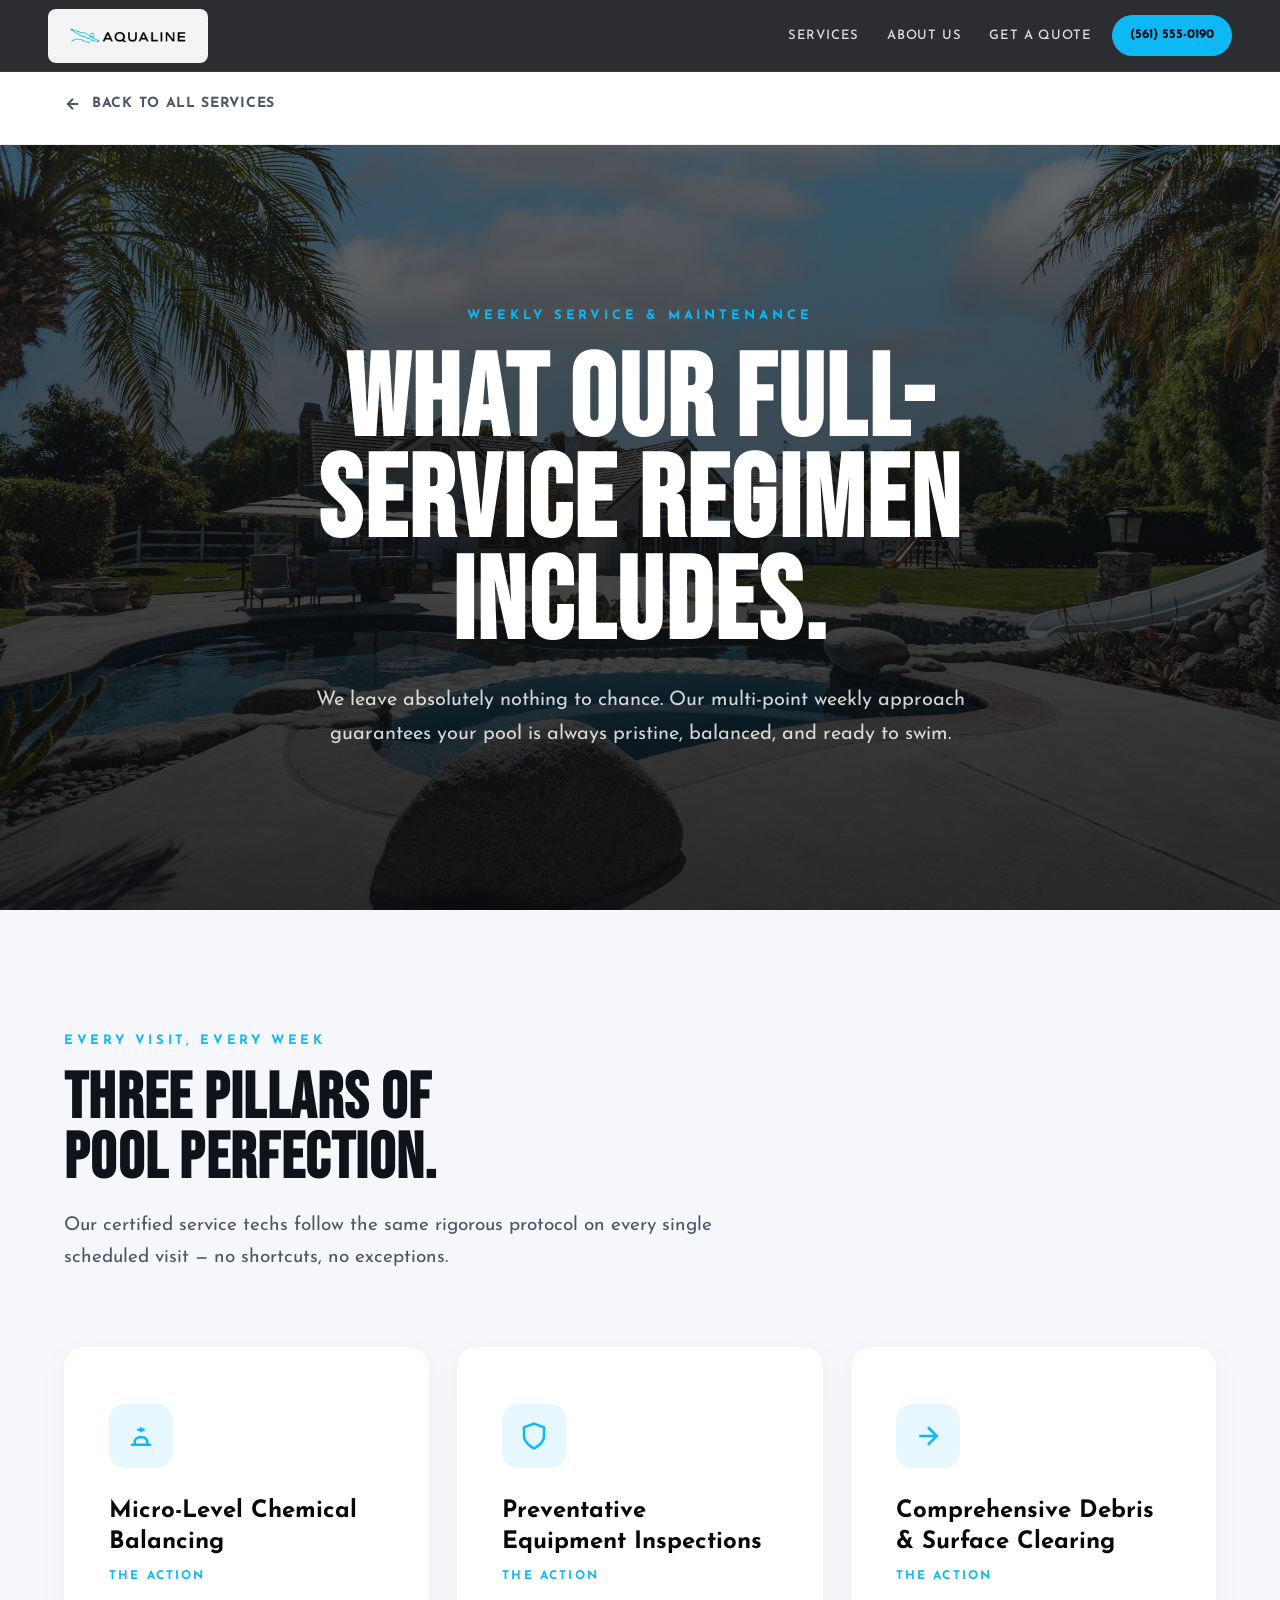
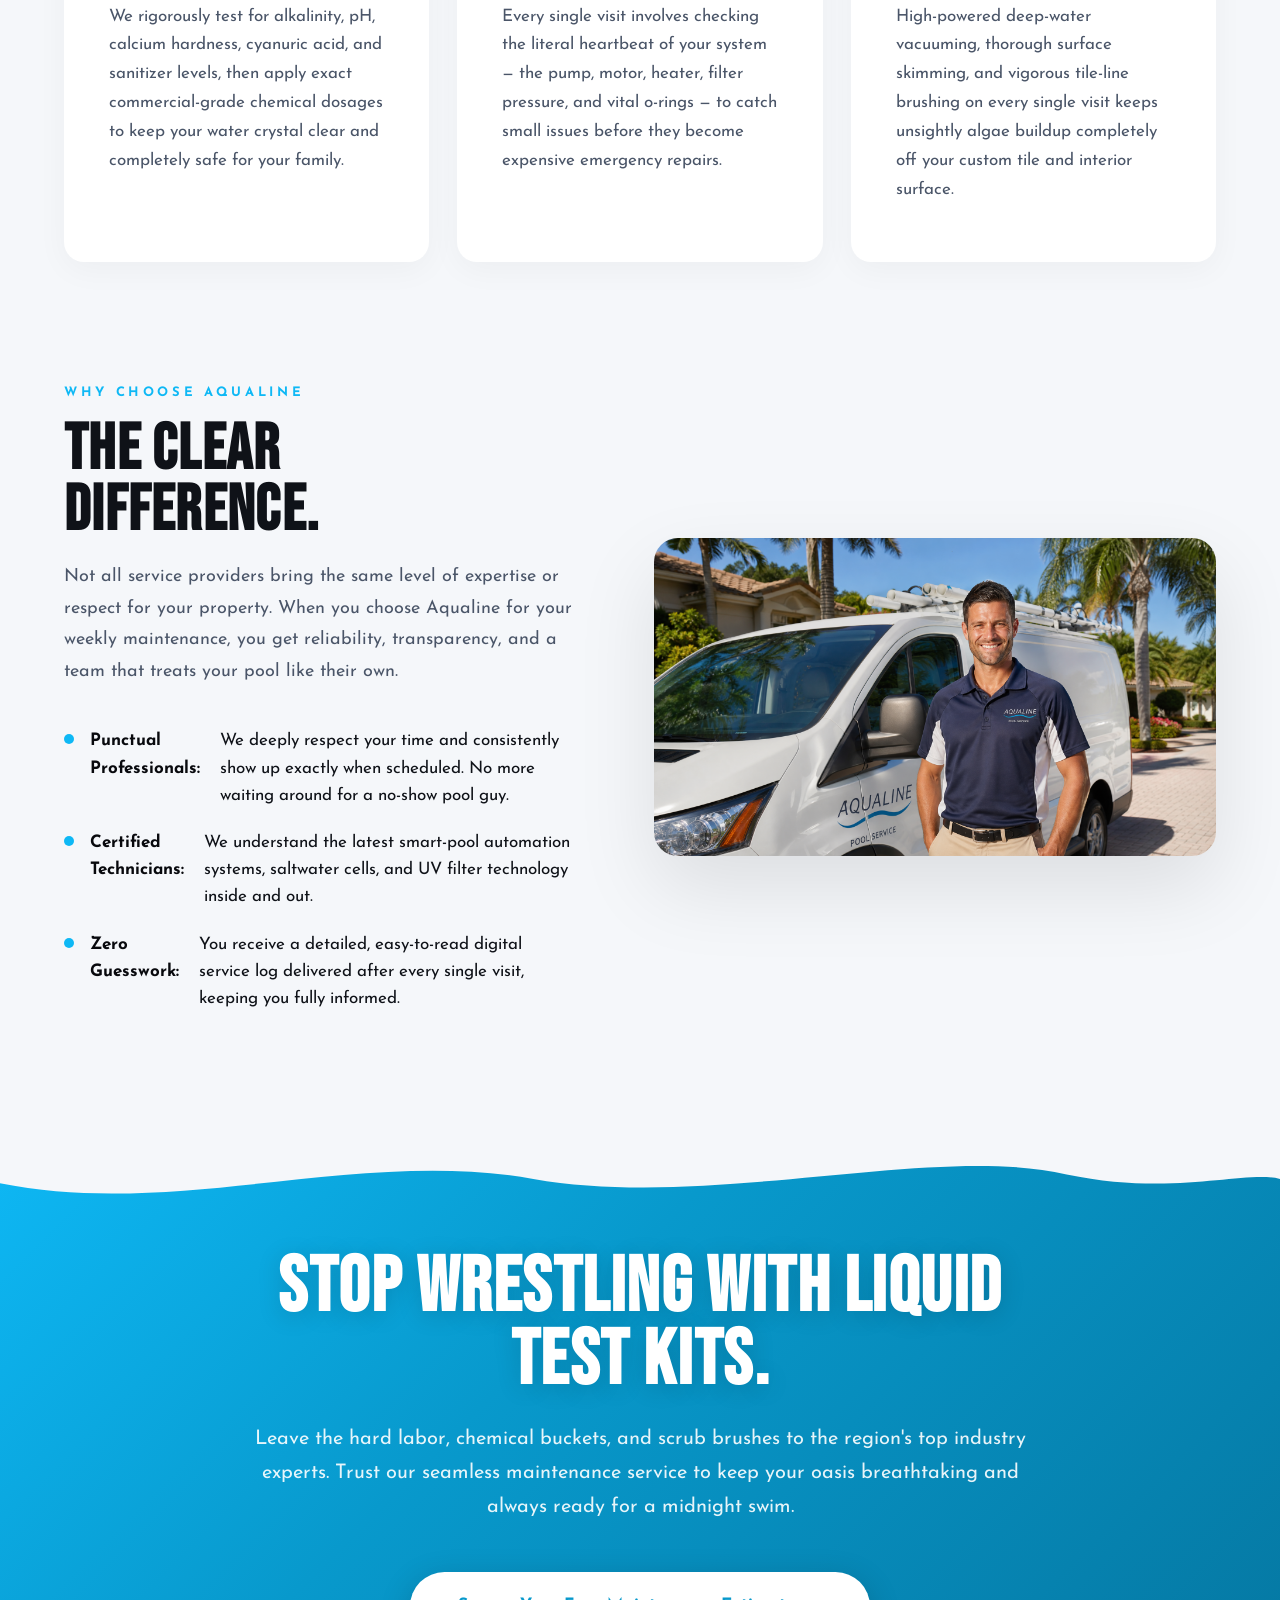
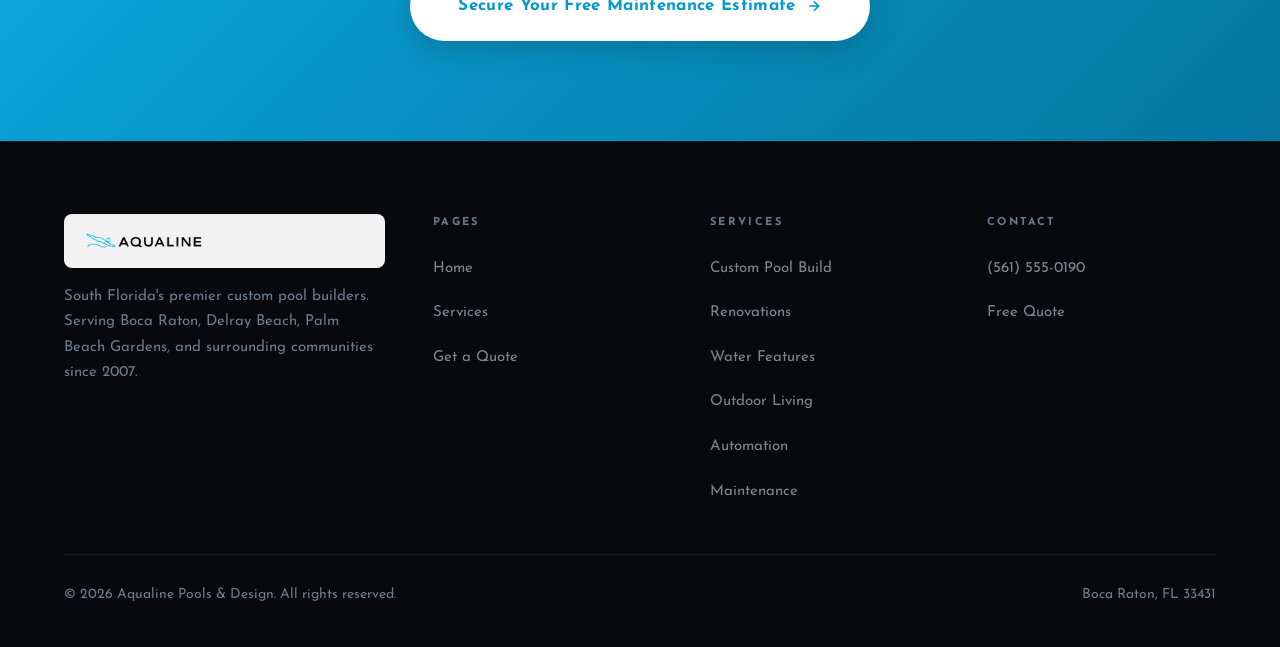
<file: service-maintenance.html>
<!doctype html>
<html lang="en">
<head>
<meta charset="UTF-8"/>
<link rel="icon" type="image/png" href="favicon.png" />
<meta name="viewport" content="width=device-width,initial-scale=1.0"/>
<title>Weekly Pool Maintenance Plans | Aqualine Pools & Design</title>
<meta name="description" content="Professional weekly pool maintenance in South Florida. Keep your investment pristine and swim-ready year-round without lifting a finger."/>
<link rel="preconnect" href="https://fonts.googleapis.com"/>
<link rel="preconnect" href="https://fonts.gstatic.com" crossorigin/>
<link href="https://fonts.googleapis.com/css2?family=Bebas+Neue&family=Josefin+Sans:wght@300;400;500;600;700&display=swap" rel="stylesheet"/>
<style>
*,*::before,*::after{box-sizing:border-box;margin:0;padding:0}
:root{--dk:#08090D;--accent:#0EB8F5;--accent-dk:#0899CC;--txt:#E4EAF0;--muted:#6B7A8D;--bdr:rgba(255,255,255,.07);--lt:#F5F7FA;--lt2:#FFFFFF;--txt-dk:#0F1218;--muted-dk:#4A5568;}
html{scroll-behavior:smooth}
body{background:var(--lt2);color:var(--txt-dk);font-family:'Josefin Sans',sans-serif;font-size:18px;line-height:1.7;overflow-x:hidden}
#nav{position:fixed;top:0;left:0;right:0;height:72px;display:flex;align-items:center;justify-content:space-between;padding:0 48px;z-index:100;background:rgba(8,9,13,.85);backdrop-filter:blur(12px);border-bottom:1px solid rgba(255,255,255,.06);transition:background .35s}
#nav.scrolled{background:rgba(255,255,255,.97);box-shadow:0 2px 24px rgba(0,0,0,.09);border-color:rgba(0,0,0,.06)}
.nav-logo{display:flex;align-items:center;text-decoration:none;background:rgba(255,255,255,.95);border-radius:8px;padding:5px 14px;transition:all .35s}
.nav-logo img{height:44px;width:auto;display:block}
#nav.scrolled .nav-logo{background:transparent;padding:5px 0}
.nav-right{display:flex;align-items:center;gap:20px;margin-left:auto}
.nav-links{display:flex;align-items:center;gap:28px;list-style:none}
.nav-links a{font-size:13px;font-weight:500;letter-spacing:.06em;text-transform:uppercase;color:rgba(255,255,255,.85);text-decoration:none;transition:color .25s}
.nav-links a:hover{color:#fff}
#nav.scrolled .nav-links a{color:#1a2c3d}
#nav.scrolled .nav-links a:hover{color:var(--accent)}
.nav-phone{display:flex;align-items:center;gap:8px;padding:9px 18px;border-radius:50px;background:var(--accent);font-size:13px;font-weight:700;color:#08090D;text-decoration:none;transition:background .2s}
.nav-phone:hover{background:var(--accent-dk)}
.hamburger{display:none;flex-direction:column;gap:5px;background:none;border:none;cursor:pointer;padding:4px}
.hamburger span{display:block;width:22px;height:2px;background:#fff;border-radius:2px;transition:background .25s}
#nav.scrolled .hamburger span{background:#1a2c3d}
.mob-nav{display:none;position:fixed;top:68px;left:0;right:0;background:rgba(8,9,13,.97);backdrop-filter:blur(20px);padding:20px 32px 28px;z-index:99;border-bottom:1px solid var(--bdr)}
.mob-nav.open{display:block}
.mob-nav ul{list-style:none;display:flex;flex-direction:column;gap:18px}
.mob-nav a{color:var(--txt);text-decoration:none;font-size:15px;font-weight:500;letter-spacing:.06em;text-transform:uppercase;transition:color .2s}
.mob-nav a:hover{color:var(--accent)}
.nav-item{position:relative;list-style:none}
.nav-dropdown{position:absolute;top:calc(100% + 10px);left:50%;transform:translateX(-50%) translateY(-6px);background:#fff;border-radius:12px;box-shadow:0 12px 48px rgba(0,0,0,.16);padding:8px;min-width:230px;opacity:0;visibility:hidden;pointer-events:none;transition:opacity .2s,transform .2s,visibility .2s;border:1px solid rgba(0,0,0,.07);z-index:200}
.nav-dropdown::before{content:'';position:absolute;top:-16px;left:0;right:0;height:16px;background:transparent}
.nav-item:hover .nav-dropdown{opacity:1;visibility:visible;pointer-events:all;transform:translateX(-50%) translateY(0)}
.nav-dropdown a{display:block;padding:9px 14px;font-size:12px;font-weight:600;color:#1a2c3d;text-decoration:none;letter-spacing:.04em;text-transform:uppercase;border-radius:8px;transition:background .15s,color .15s}
.nav-dropdown a:hover{background:rgba(14,184,245,.1);color:var(--accent)}
.back-bar{background:#fff;padding:20px 64px;border-bottom:1px solid rgba(0,0,0,.06);margin-top:72px}
.back-link{display:inline-flex;align-items:center;gap:10px;font-size:14px;font-weight:700;color:var(--muted-dk);text-decoration:none;letter-spacing:.05em;text-transform:uppercase;transition:color .2s}
.back-link:hover{color:var(--accent)}
.back-link svg{transition:transform .2s}
.back-link:hover svg{transform:translateX(-3px)}
/* HERO: photo hero for maintenance */
#hero{position:relative;height:85vh;min-height:620px;background-image:url('img-maint-hero.jpg');background-size:cover;background-position:center;display:flex;align-items:center;justify-content:center;text-align:center;overflow:hidden}
#hero::before{content:'';position:absolute;inset:0;background:linear-gradient(to bottom,rgba(8,9,13,.5) 0%,rgba(8,9,13,.8) 100%)}
.hero-inner{position:relative;z-index:2;max-width:900px;margin:0 auto;padding:0 24px}
.hero-eye{font-size:13px;font-weight:700;letter-spacing:.3em;text-transform:uppercase;color:var(--accent);margin-bottom:24px;display:block}
.hero-inner h1{font-family:'Bebas Neue',sans-serif;font-size:clamp(62px,9vw,116px);line-height:.88;color:#fff;letter-spacing:.02em;margin-bottom:28px}
.hero-inner p{font-size:20px;color:rgba(255,255,255,.82);line-height:1.7;max-width:680px;margin:0 auto}
#regimen{padding:120px 64px;background:var(--lt)}
.sec-inner{max-width:1400px;margin:0 auto}
.section-label{font-size:13px;font-weight:700;letter-spacing:.28em;text-transform:uppercase;color:var(--accent);margin-bottom:16px;display:block}
.section-h2{font-family:'Bebas Neue',sans-serif;font-size:clamp(46px,5vw,72px);color:var(--txt-dk);letter-spacing:.02em;margin-bottom:20px;line-height:.95}
.section-lead{font-size:19px;color:var(--muted-dk);line-height:1.7;max-width:700px;margin-bottom:72px}
.reg-grid{display:grid;grid-template-columns:repeat(3,1fr);gap:28px}
.rc{background:#fff;border-radius:20px;padding:56px 44px;box-shadow:0 8px 32px rgba(0,0,0,.04);border:1px solid transparent;transition:border-color .3s,transform .3s,box-shadow .3s}
.rc:hover{border-color:var(--accent);transform:translateY(-6px);box-shadow:0 24px 64px rgba(14,184,245,.1)}
.rc-icon{width:64px;height:64px;border-radius:16px;background:rgba(14,184,245,.1);color:var(--accent);display:flex;align-items:center;justify-content:center;margin-bottom:28px}
.rc h3{font-size:24px;font-weight:700;color:var(--dk);margin-bottom:8px;line-height:1.3}
.rc-label{font-size:12px;font-weight:700;letter-spacing:.18em;text-transform:uppercase;color:var(--accent);display:block;margin-bottom:16px}
.rc p{font-size:17px;color:var(--muted-dk);line-height:1.7}
#difference{padding:0 64px 120px;background:var(--lt)}
.diff-inner{max-width:1400px;margin:0 auto;display:grid;grid-template-columns:1fr 1.1fr;gap:80px;align-items:center}
.diff-content .section-h2{margin-bottom:20px}
.diff-desc{font-size:18px;color:var(--muted-dk);line-height:1.75;margin-bottom:40px}
.diff-list{list-style:none;display:flex;flex-direction:column;gap:20px}
.diff-list li{display:flex;align-items:flex-start;gap:16px;font-size:17px;color:var(--txt-dk);line-height:1.6}
.diff-list li::before{content:'';flex-shrink:0;width:10px;height:10px;border-radius:50%;background:var(--accent);margin-top:7px}
.diff-list strong{color:var(--dk);font-weight:700;margin-right:4px}
.diff-photo{border-radius:24px;overflow:hidden;box-shadow:0 32px 80px rgba(0,0,0,.1)}
.diff-photo img{width:100%;height:auto;display:block}
.aqua-cta{position:relative;background:linear-gradient(135deg,#0EB8F5 0%,#0899CC 40%,#0576A0 100%);padding:120px 48px 100px;text-align:center;overflow:hidden}
.aqua-wave-top{position:absolute;top:-2px;left:0;right:0;z-index:1;line-height:0}
.aqua-wave-top svg{display:block;width:100%;height:auto}
.aqua-cta-inner{position:relative;z-index:2;max-width:820px;margin:0 auto}
.aqua-cta-inner h2{font-family:'Bebas Neue',sans-serif;font-size:clamp(44px,6vw,80px);line-height:.95;letter-spacing:.02em;color:#fff;margin-bottom:24px;text-shadow:0 4px 24px rgba(0,0,0,.15)}
.aqua-cta-inner p{font-size:20px;color:rgba(255,255,255,.9);line-height:1.7;margin-bottom:48px}
.btn-white{display:inline-flex;align-items:center;gap:10px;padding:20px 48px;background:#fff;color:#0899CC;border-radius:50px;font-size:17px;font-weight:700;text-decoration:none;letter-spacing:.02em;box-shadow:0 8px 32px rgba(0,0,0,.18);transition:transform .2s,box-shadow .2s}
.btn-white:hover{transform:translateY(-3px);box-shadow:0 20px 56px rgba(0,0,0,.25)}
footer{background:var(--dk);border-top:1px solid var(--bdr);padding:72px 64px 40px}
.foot-inner{max-width:1400px;margin:0 auto;display:grid;grid-template-columns:1.4fr 1fr 1fr 1fr;gap:48px;margin-bottom:48px}
.foot-brand p{font-size:15px;color:var(--muted);line-height:1.7;margin-top:16px}
.foot-col h4{font-size:11px;font-weight:700;letter-spacing:.22em;text-transform:uppercase;color:var(--muted);margin-bottom:20px}
.foot-col ul{list-style:none;display:flex;flex-direction:column;gap:14px}
.foot-col a{font-size:15px;color:rgba(228,234,240,.55);text-decoration:none;transition:color .2s}
.foot-col a:hover{color:var(--txt)}
.foot-btm{max-width:1400px;margin:0 auto;padding-top:28px;border-top:1px solid var(--bdr);display:flex;justify-content:space-between;align-items:center;font-size:14px;color:var(--muted)}
@media(max-width:1024px){.reg-grid{grid-template-columns:1fr;gap:20px}.diff-inner{grid-template-columns:1fr;gap:48px}.foot-inner{grid-template-columns:1fr 1fr}}
@media(max-width:768px){#nav{padding:0 20px}.nav-links,.nav-phone{display:none}.hamburger{display:flex}.back-bar,#regimen,#difference,footer{padding-left:20px;padding-right:20px}.hero-inner{padding:0 20px}.rc{padding:40px 28px}.foot-inner{grid-template-columns:1fr}.foot-btm{flex-direction:column;gap:10px;text-align:center}}

/* phone pill: one line on phones */
.nav-phone{white-space:nowrap}
@media(max-width:480px){.nav-phone{padding:8px 12px;font-size:12.5px;gap:6px}}
</style>
</head>
<body>
<nav id="nav">
  <a href="index.html" class="nav-logo"><img src="aqualine-logo.png" alt="Aqualine Pools & Design"/></a>
  <div class="nav-right">
    <ul class="nav-links">
      <li class="nav-item">
        <a href="services.html">Services</a>
        <div class="nav-dropdown">
          <a href="service-custom-pool-design.html">Custom Pool Design</a>
          <a href="service-pool-renovations.html">Pool Renovations</a>
          <a href="service-water-features.html">Water Features &amp; Spa</a>
          <a href="service-outdoor-living.html">Outdoor Living</a>
          <a href="service-equipment-automation.html">Smart Automation</a>
          <a href="service-maintenance.html">Maintenance Plans</a>
        </div>
      </li>
      <li><a href="about.html">About Us</a></li>
      <li><a href="contact.html">Get a Quote</a></li>
    </ul>
    <a href="tel:+15615550190" class="nav-phone">(561) 555-0190</a>
    <button class="hamburger" id="hamburger" aria-label="Open menu"><span></span><span></span><span></span></button>
  </div>
</nav>
<div class="mob-nav" id="mob-nav">
  <ul>
    <li><a href="services.html">Services</a></li>
    <li><a href="about.html">About Us</a></li>
    <li><a href="contact.html">Get a Quote</a></li>
    <li><a href="tel:+15615550190">(561) 555-0190</a></li>
  </ul>
</div>
<div class="back-bar">
  <a href="services.html" class="back-link">
    <svg width="18" height="18" fill="none" stroke="currentColor" stroke-width="2.5" viewBox="0 0 24 24"><path d="M19 12H5M12 5l-7 7 7 7"/></svg>
    Back to All Services
  </a>
</div>
<section id="hero">
  <div class="hero-inner">
    <span class="hero-eye">Weekly Service & Maintenance</span>
    <h1>WHAT OUR FULL-SERVICE REGIMEN INCLUDES.</h1>
    <p>We leave absolutely nothing to chance. Our multi-point weekly approach guarantees your pool is always pristine, balanced, and ready to swim.</p>
  </div>
</section>
<section id="regimen">
  <div class="sec-inner">
    <span class="section-label">Every Visit, Every Week</span>
    <h2 class="section-h2">Three Pillars of<br>Pool Perfection.</h2>
    <p class="section-lead">Our certified service techs follow the same rigorous protocol on every single scheduled visit — no shortcuts, no exceptions.</p>
    <div class="reg-grid">
      <div class="rc">
        <div class="rc-icon"><svg width="30" height="30" fill="none" stroke="currentColor" stroke-width="2" viewBox="0 0 24 24"><path d="M4 19h16M7 19v-2a4 4 0 014-4h2a4 4 0 014 4v2M12 5v4m-3-2h6"/></svg></div>
        <h3>Micro-Level Chemical Balancing</h3>
        <span class="rc-label">The Action</span>
        <p>We rigorously test for alkalinity, pH, calcium hardness, cyanuric acid, and sanitizer levels, then apply exact commercial-grade chemical dosages to keep your water crystal clear and completely safe for your family.</p>
      </div>
      <div class="rc">
        <div class="rc-icon"><svg width="30" height="30" fill="none" stroke="currentColor" stroke-width="2" viewBox="0 0 24 24"><path d="M12 22s8-4 8-10V5l-8-3-8 3v7c0 6 8 10 8 10z"/></svg></div>
        <h3>Preventative Equipment Inspections</h3>
        <span class="rc-label">The Action</span>
        <p>Every single visit involves checking the literal heartbeat of your system — the pump, motor, heater, filter pressure, and vital o-rings — to catch small issues before they become expensive emergency repairs.</p>
      </div>
      <div class="rc">
        <div class="rc-icon"><svg width="30" height="30" fill="none" stroke="currentColor" stroke-width="2" viewBox="0 0 24 24"><path d="M5 12h14M12 5l7 7-7 7"/></svg></div>
        <h3>Comprehensive Debris & Surface Clearing</h3>
        <span class="rc-label">The Action</span>
        <p>High-powered deep-water vacuuming, thorough surface skimming, and vigorous tile-line brushing on every single visit keeps unsightly algae buildup completely off your custom tile and interior surface.</p>
      </div>
    </div>
  </div>
</section>
<section id="difference">
  <div class="diff-inner">
    <div class="diff-content">
      <span class="section-label">Why Choose Aqualine</span>
      <h2 class="section-h2">The Clear<br>Difference.</h2>
      <p class="diff-desc">Not all service providers bring the same level of expertise or respect for your property. When you choose Aqualine for your weekly maintenance, you get reliability, transparency, and a team that treats your pool like their own.</p>
      <ul class="diff-list">
        <li><strong>Punctual Professionals:</strong> We deeply respect your time and consistently show up exactly when scheduled. No more waiting around for a no-show pool guy.</li>
        <li><strong>Certified Technicians:</strong> We understand the latest smart-pool automation systems, saltwater cells, and UV filter technology inside and out.</li>
        <li><strong>Zero Guesswork:</strong> You receive a detailed, easy-to-read digital service log delivered after every single visit, keeping you fully informed.</li>
      </ul>
    </div>
    <div class="diff-photo"><img src="aqualine-about-us-photo.png" alt="Aqualine pool service professional at work" loading="lazy"/></div>
  </div>
</section>
<section class="aqua-cta">
  <div class="aqua-wave-top">
    <svg viewBox="0 0 1440 100" preserveAspectRatio="none" xmlns="http://www.w3.org/2000/svg">
      <path d="M0,60 C200,100 400,20 600,55 C800,90 1050,15 1200,50 C1320,75 1400,45 1440,55 L1440,0 L0,0Z" fill="#F5F7FA"/>
    </svg>
  </div>
  <div class="aqua-cta-inner">
    <h2>Stop Wrestling With Liquid Test Kits.</h2>
    <p>Leave the hard labor, chemical buckets, and scrub brushes to the region's top industry experts. Trust our seamless maintenance service to keep your oasis breathtaking and always ready for a midnight swim.</p>
    <a href="contact.html" class="btn-white">Secure Your Free Maintenance Estimate <svg width="16" height="16" fill="none" stroke="currentColor" stroke-width="2.5" viewBox="0 0 24 24"><path d="M5 12h14M12 5l7 7-7 7"/></svg></a>
  </div>
</section>
<footer>
  <div class="foot-inner">
    <div class="foot-brand"><a href="index.html" class="nav-logo"><img src="aqualine-logo.png" alt="Aqualine Pools & Design"/></a><p>South Florida's premier custom pool builders. Serving Boca Raton, Delray Beach, Palm Beach Gardens, and surrounding communities since 2007.</p></div>
    <div class="foot-col"><h4>Pages</h4><ul><li><a href="index.html">Home</a></li><li><a href="services.html">Services</a></li><li><a href="contact.html">Get a Quote</a></li></ul></div>
    <div class="foot-col"><h4>Services</h4><ul><li><a href="service-custom-pool-design.html">Custom Pool Build</a></li><li><a href="service-pool-renovations.html">Renovations</a></li><li><a href="service-water-features.html">Water Features</a></li><li><a href="service-outdoor-living.html">Outdoor Living</a></li><li><a href="service-equipment-automation.html">Automation</a></li><li><a href="service-maintenance.html">Maintenance</a></li></ul></div>
    <div class="foot-col"><h4>Contact</h4><ul><li><a href="tel:+15615550190">(561) 555-0190</a></li><li><a href="contact.html">Free Quote</a></li></ul></div>
  </div>
  <div class="foot-btm"><span>&copy; 2026 Aqualine Pools & Design. All rights reserved.</span><span>Boca Raton, FL 33431</span></div>
</footer>
<script>
const navEl=document.getElementById('nav');
window.addEventListener('scroll',()=>{navEl.classList.toggle('scrolled',window.scrollY>80);},{passive:true});
const hamburger=document.getElementById('hamburger');
const mobNav=document.getElementById('mob-nav');
hamburger.addEventListener('click',()=>mobNav.classList.toggle('open'));
mobNav.querySelectorAll('a').forEach(a=>a.addEventListener('click',()=>mobNav.classList.remove('open')));
</script>
</body>
</html>
</file>
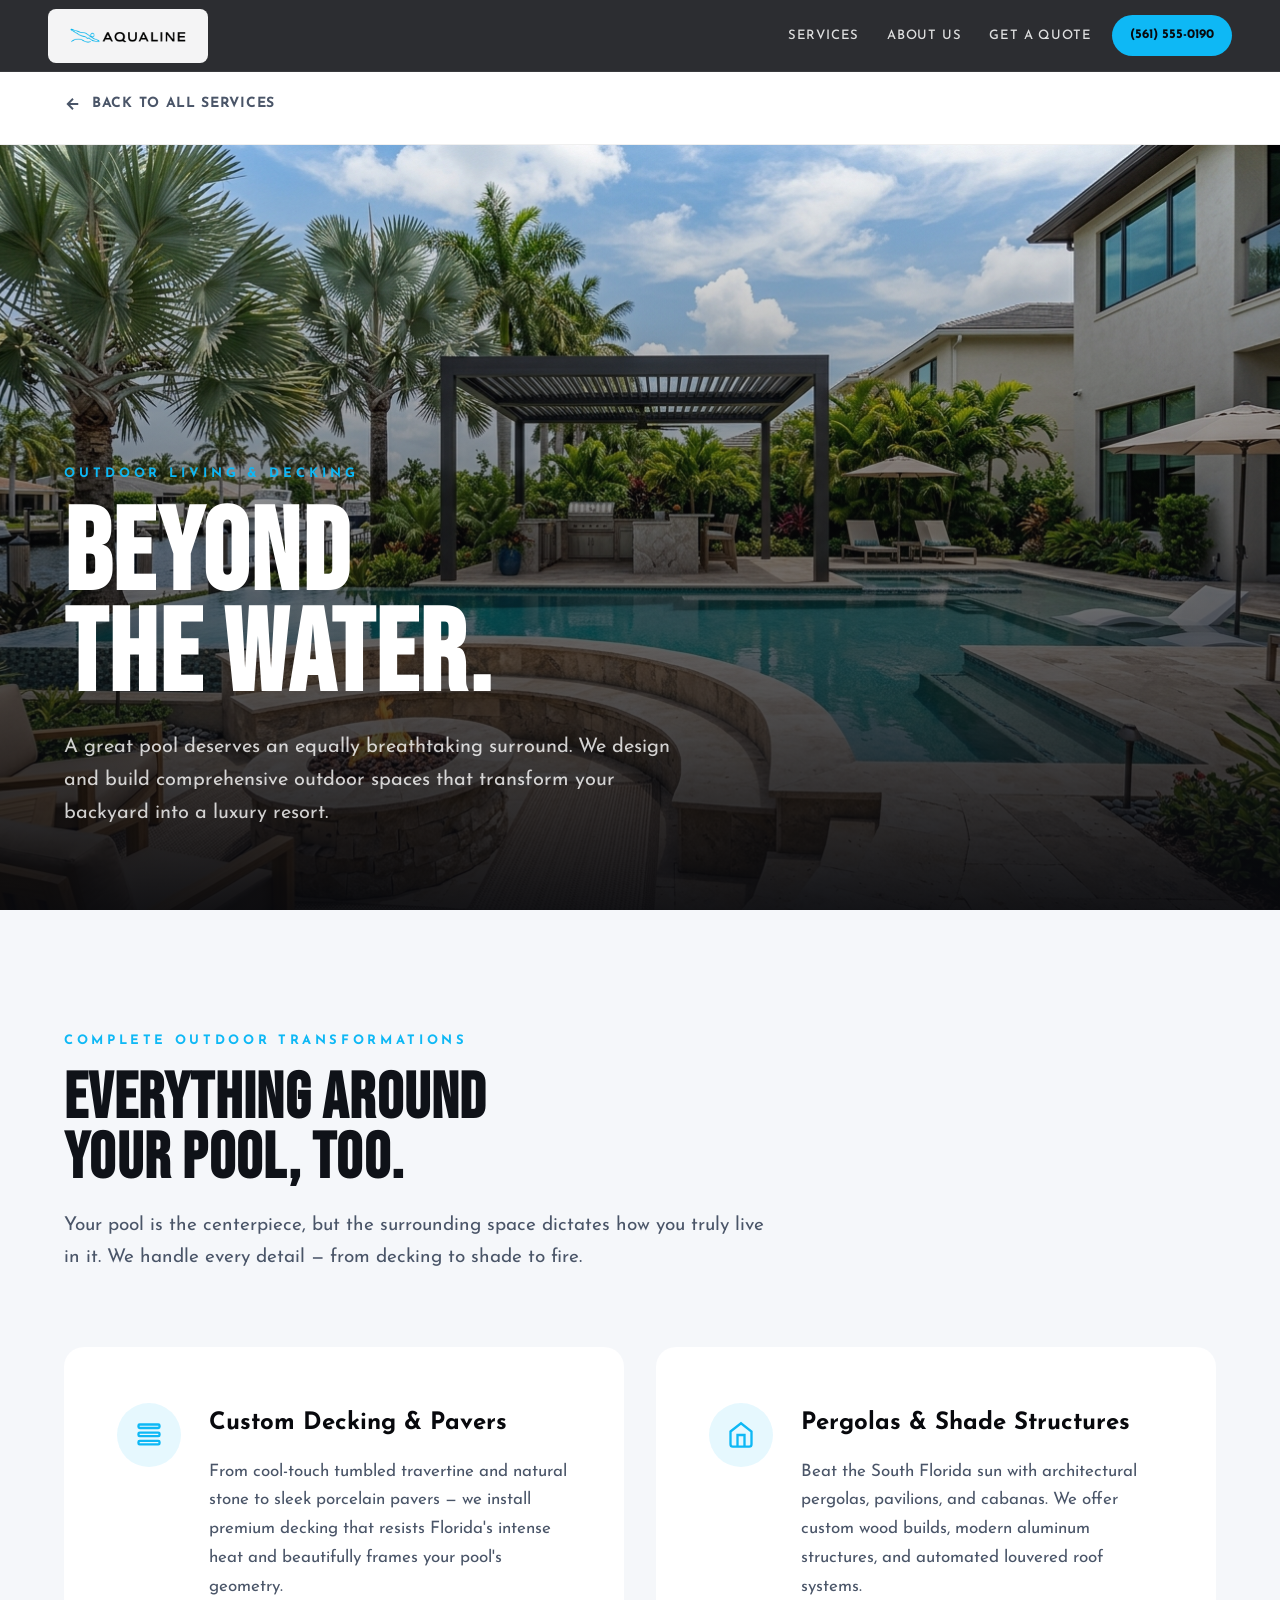
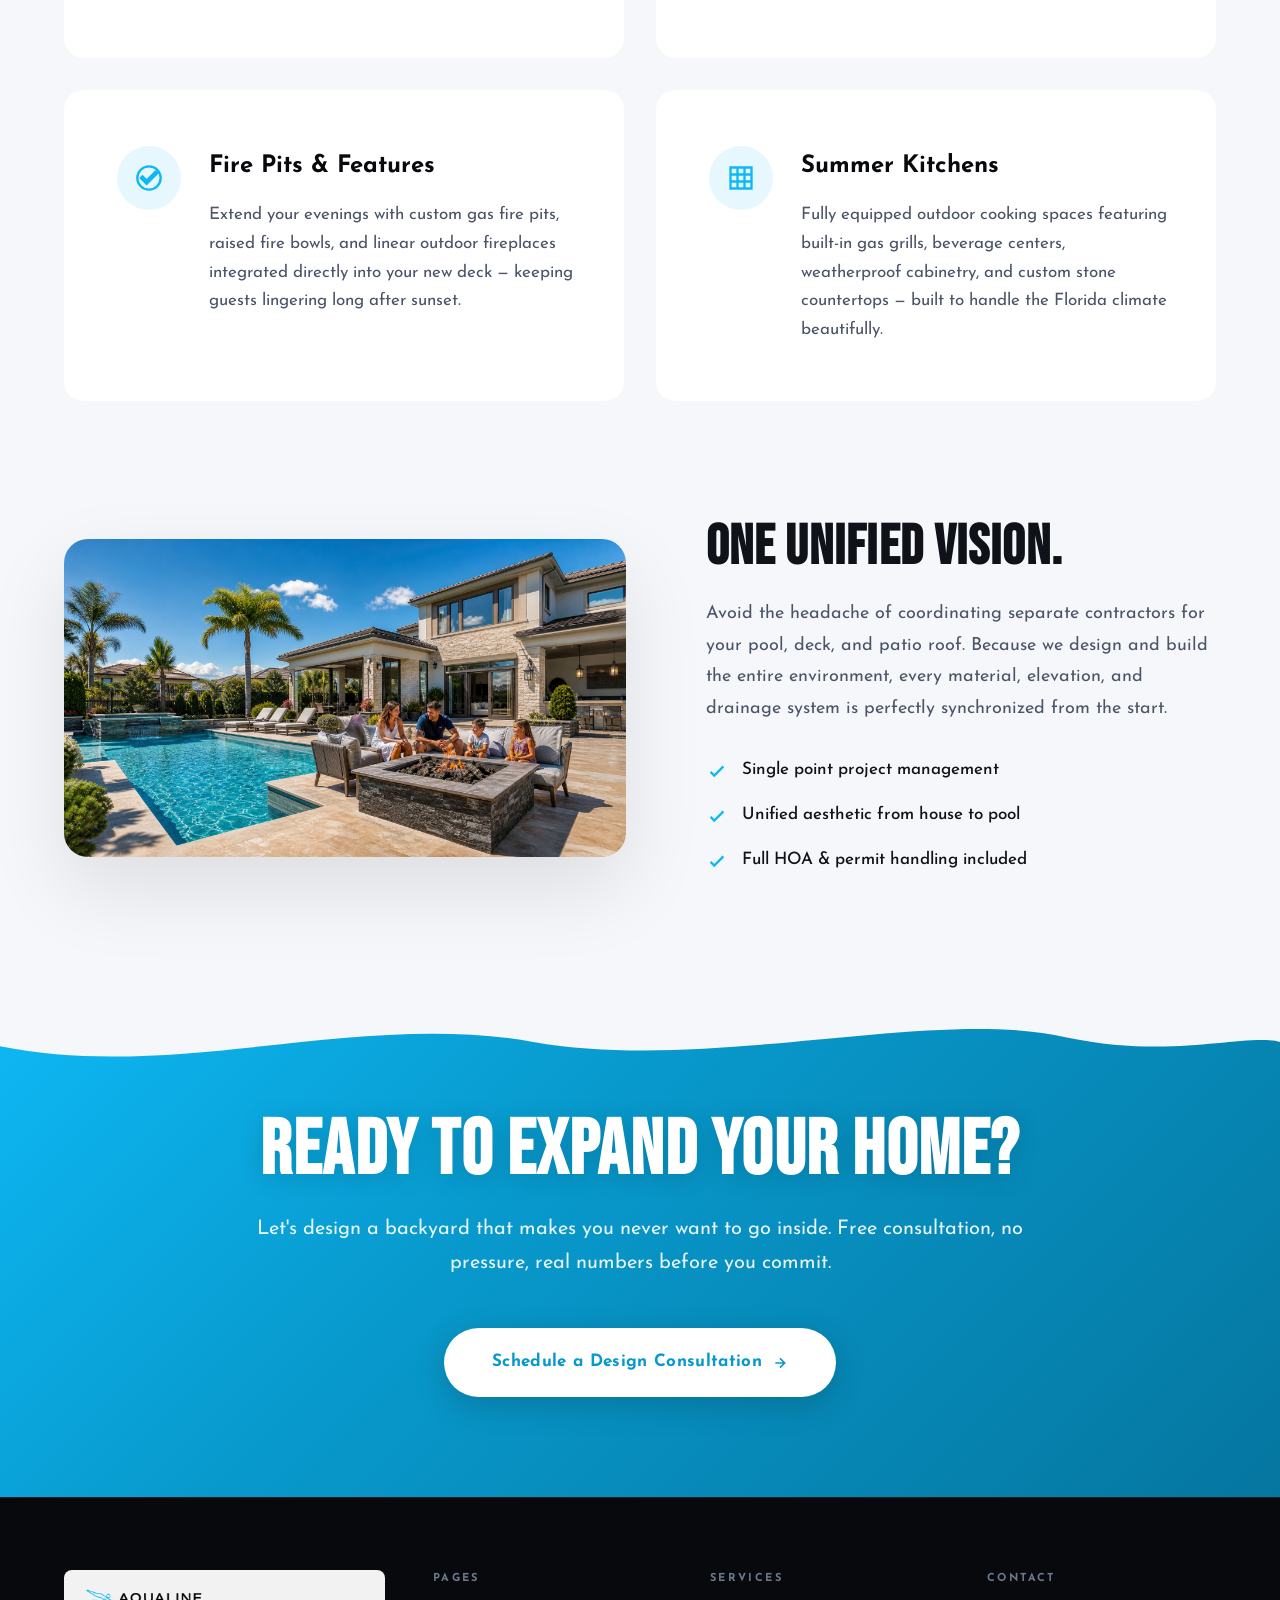
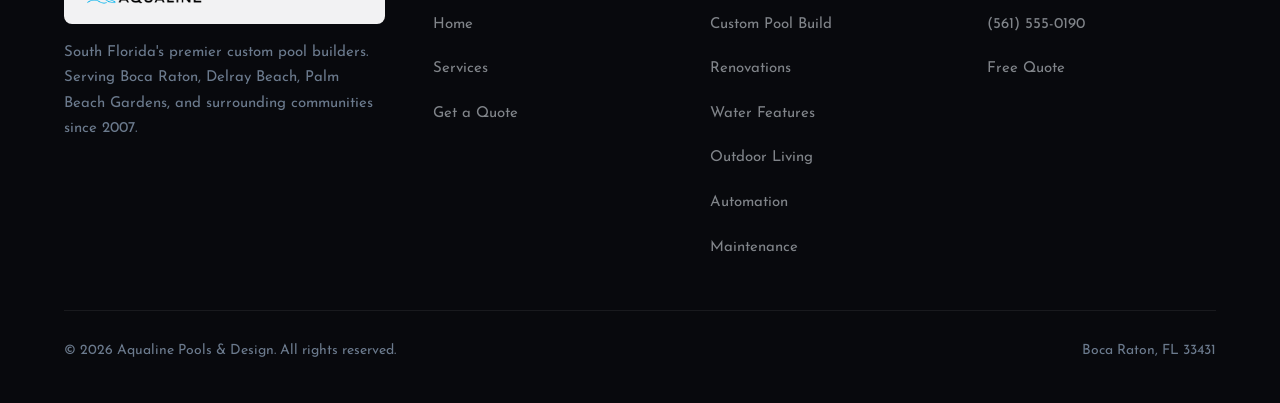
<file: service-outdoor-living.html>
<!doctype html>
<html lang="en">
<head>
<meta charset="UTF-8"/>
<link rel="icon" type="image/png" href="favicon.png" />
<meta name="viewport" content="width=device-width,initial-scale=1.0"/>
<title>Outdoor Living & Decking | Aqualine Pools & Design</title>
<meta name="description" content="Custom pergolas, summer kitchens, fire pits, and travertine decks. Complete outdoor living transformations in South Florida."/>
<link rel="preconnect" href="https://fonts.googleapis.com"/>
<link rel="preconnect" href="https://fonts.gstatic.com" crossorigin/>
<link href="https://fonts.googleapis.com/css2?family=Bebas+Neue&family=Josefin+Sans:wght@300;400;500;600;700&display=swap" rel="stylesheet"/>
<style>
*,*::before,*::after{box-sizing:border-box;margin:0;padding:0}
:root{--dk:#08090D;--accent:#0EB8F5;--accent-dk:#0899CC;--txt:#E4EAF0;--muted:#6B7A8D;--bdr:rgba(255,255,255,.07);--lt:#F5F7FA;--lt2:#FFFFFF;--txt-dk:#0F1218;--muted-dk:#4A5568;}
html{scroll-behavior:smooth}
body{background:var(--lt2);color:var(--txt-dk);font-family:'Josefin Sans',sans-serif;font-size:18px;line-height:1.7;overflow-x:hidden}
#nav{position:fixed;top:0;left:0;right:0;height:72px;display:flex;align-items:center;justify-content:space-between;padding:0 48px;z-index:100;background:rgba(8,9,13,.85);backdrop-filter:blur(12px);border-bottom:1px solid rgba(255,255,255,.06);transition:background .35s}
#nav.scrolled{background:rgba(255,255,255,.97);box-shadow:0 2px 24px rgba(0,0,0,.09);border-color:rgba(0,0,0,.06)}
.nav-logo{display:flex;align-items:center;text-decoration:none;background:rgba(255,255,255,.95);border-radius:8px;padding:5px 14px;transition:all .35s}
.nav-logo img{height:44px;width:auto;display:block}
#nav.scrolled .nav-logo{background:transparent;padding:5px 0}
.nav-right{display:flex;align-items:center;gap:20px;margin-left:auto}
.nav-links{display:flex;align-items:center;gap:28px;list-style:none}
.nav-links a{font-size:13px;font-weight:500;letter-spacing:.06em;text-transform:uppercase;color:rgba(255,255,255,.85);text-decoration:none;transition:color .25s}
.nav-links a:hover{color:#fff}
#nav.scrolled .nav-links a{color:#1a2c3d}
#nav.scrolled .nav-links a:hover{color:var(--accent)}
.nav-phone{display:flex;align-items:center;gap:8px;padding:9px 18px;border-radius:50px;background:var(--accent);font-size:13px;font-weight:700;color:#08090D;text-decoration:none;transition:background .2s}
.nav-phone:hover{background:var(--accent-dk)}
.hamburger{display:none;flex-direction:column;gap:5px;background:none;border:none;cursor:pointer;padding:4px}
.hamburger span{display:block;width:22px;height:2px;background:#fff;border-radius:2px;transition:background .25s}
#nav.scrolled .hamburger span{background:#1a2c3d}
.mob-nav{display:none;position:fixed;top:68px;left:0;right:0;background:rgba(8,9,13,.97);backdrop-filter:blur(20px);padding:20px 32px 28px;z-index:99;border-bottom:1px solid var(--bdr)}
.mob-nav.open{display:block}
.mob-nav ul{list-style:none;display:flex;flex-direction:column;gap:18px}
.mob-nav a{color:var(--txt);text-decoration:none;font-size:15px;font-weight:500;letter-spacing:.06em;text-transform:uppercase;transition:color .2s}
.mob-nav a:hover{color:var(--accent)}
.nav-item{position:relative;list-style:none}
.nav-dropdown{position:absolute;top:calc(100% + 10px);left:50%;transform:translateX(-50%) translateY(-6px);background:#fff;border-radius:12px;box-shadow:0 12px 48px rgba(0,0,0,.16);padding:8px;min-width:230px;opacity:0;visibility:hidden;pointer-events:none;transition:opacity .2s,transform .2s,visibility .2s;border:1px solid rgba(0,0,0,.07);z-index:200}
.nav-dropdown::before{content:'';position:absolute;top:-16px;left:0;right:0;height:16px;background:transparent}
.nav-item:hover .nav-dropdown{opacity:1;visibility:visible;pointer-events:all;transform:translateX(-50%) translateY(0)}
.nav-dropdown a{display:block;padding:9px 14px;font-size:12px;font-weight:600;color:#1a2c3d;text-decoration:none;letter-spacing:.04em;text-transform:uppercase;border-radius:8px;transition:background .15s,color .15s}
.nav-dropdown a:hover{background:rgba(14,184,245,.1);color:var(--accent)}
.back-bar{background:#fff;padding:20px 64px;border-bottom:1px solid rgba(0,0,0,.06);margin-top:72px}
.back-link{display:inline-flex;align-items:center;gap:10px;font-size:14px;font-weight:700;color:var(--muted-dk);text-decoration:none;letter-spacing:.05em;text-transform:uppercase;transition:color .2s}
.back-link:hover{color:var(--accent)}
.back-link svg{transition:transform .2s}
.back-link:hover svg{transform:translateX(-3px)}
#hero{position:relative;height:85vh;min-height:620px;background-image:url('aqualine-outdoor-living.jpg');background-size:cover;background-position:center;display:flex;align-items:flex-end;overflow:hidden}
#hero::before{content:'';position:absolute;inset:0;background:linear-gradient(to top,rgba(8,9,13,.95) 0%,rgba(8,9,13,.4) 60%,transparent 100%)}
.hero-inner{position:relative;z-index:2;max-width:1400px;margin:0 auto;padding:0 64px 80px;width:100%}
.hero-eye{font-size:13px;font-weight:700;letter-spacing:.3em;text-transform:uppercase;color:var(--accent);margin-bottom:20px;display:block}
.hero-inner h1{font-family:'Bebas Neue',sans-serif;font-size:clamp(64px,9vw,120px);line-height:.88;color:#fff;letter-spacing:.02em;margin-bottom:24px}
.hero-inner p{font-size:20px;color:rgba(255,255,255,.8);line-height:1.65;max-width:620px}
#feat-grid{padding:120px 64px;background:var(--lt)}
.feat-inner{max-width:1400px;margin:0 auto}
.section-label{font-size:13px;font-weight:700;letter-spacing:.28em;text-transform:uppercase;color:var(--accent);margin-bottom:16px;display:block}
.section-h2{font-family:'Bebas Neue',sans-serif;font-size:clamp(46px,5vw,72px);color:var(--txt-dk);letter-spacing:.02em;margin-bottom:20px;line-height:.95}
.section-lead{font-size:19px;color:var(--muted-dk);line-height:1.7;max-width:700px;margin-bottom:72px}
.feat-cards{display:grid;grid-template-columns:repeat(2,1fr);gap:32px}
.fc{background:#fff;border-radius:20px;padding:56px 48px;display:flex;gap:28px;align-items:flex-start;border-left:5px solid transparent;transition:border-color .3s,transform .3s,box-shadow .3s}
.fc:hover{border-color:var(--accent);transform:translateY(-6px);box-shadow:0 24px 64px rgba(14,184,245,.1)}
.fc-icon{flex-shrink:0;width:64px;height:64px;border-radius:50%;background:rgba(14,184,245,.1);color:var(--accent);display:flex;align-items:center;justify-content:center}
.fc-text h3{font-size:24px;font-weight:700;color:var(--dk);margin-bottom:14px}
.fc-text p{font-size:17px;color:var(--muted-dk);line-height:1.7}
#split{padding:0 64px 120px;background:var(--lt)}
.split-inner{max-width:1400px;margin:0 auto;display:grid;grid-template-columns:1.1fr 1fr;gap:80px;align-items:center}
.split-photo{border-radius:24px;overflow:hidden;box-shadow:0 32px 80px rgba(0,0,0,.1)}
.split-photo img{width:100%;height:auto;display:block}
.split-text h2{font-family:'Bebas Neue',sans-serif;font-size:56px;color:var(--txt-dk);letter-spacing:.02em;line-height:.95;margin-bottom:24px}
.split-text p{font-size:18px;color:var(--muted-dk);line-height:1.75;margin-bottom:32px}
.check-list{list-style:none;display:flex;flex-direction:column;gap:16px}
.check-list li{display:flex;align-items:center;gap:14px;font-size:17px;color:var(--txt-dk);font-weight:500}
.check-list svg{color:var(--accent);flex-shrink:0}
.aqua-cta{position:relative;background:linear-gradient(135deg,#0EB8F5 0%,#0899CC 40%,#0576A0 100%);padding:120px 48px 100px;text-align:center;overflow:hidden}
.aqua-wave-top{position:absolute;top:-2px;left:0;right:0;z-index:1;line-height:0}
.aqua-wave-top svg{display:block;width:100%;height:auto}
.aqua-cta-inner{position:relative;z-index:2;max-width:820px;margin:0 auto}
.aqua-cta-inner h2{font-family:'Bebas Neue',sans-serif;font-size:clamp(44px,6vw,80px);line-height:.95;letter-spacing:.02em;color:#fff;margin-bottom:24px;text-shadow:0 4px 24px rgba(0,0,0,.15)}
.aqua-cta-inner p{font-size:20px;color:rgba(255,255,255,.9);line-height:1.7;margin-bottom:48px}
.btn-white{display:inline-flex;align-items:center;gap:10px;padding:20px 48px;background:#fff;color:#0899CC;border-radius:50px;font-size:17px;font-weight:700;text-decoration:none;letter-spacing:.02em;box-shadow:0 8px 32px rgba(0,0,0,.18);transition:transform .2s,box-shadow .2s}
.btn-white:hover{transform:translateY(-3px);box-shadow:0 20px 56px rgba(0,0,0,.25)}
footer{background:var(--dk);border-top:1px solid var(--bdr);padding:72px 64px 40px}
.foot-inner{max-width:1400px;margin:0 auto;display:grid;grid-template-columns:1.4fr 1fr 1fr 1fr;gap:48px;margin-bottom:48px}
.foot-brand p{font-size:15px;color:var(--muted);line-height:1.7;margin-top:16px}
.foot-col h4{font-size:11px;font-weight:700;letter-spacing:.22em;text-transform:uppercase;color:var(--muted);margin-bottom:20px}
.foot-col ul{list-style:none;display:flex;flex-direction:column;gap:14px}
.foot-col a{font-size:15px;color:rgba(228,234,240,.55);text-decoration:none;transition:color .2s}
.foot-col a:hover{color:var(--txt)}
.foot-btm{max-width:1400px;margin:0 auto;padding-top:28px;border-top:1px solid var(--bdr);display:flex;justify-content:space-between;align-items:center;font-size:14px;color:var(--muted)}
@media(max-width:1024px){.feat-cards{grid-template-columns:1fr}.split-inner{grid-template-columns:1fr;gap:48px}.foot-inner{grid-template-columns:1fr 1fr}}
@media(max-width:768px){#nav{padding:0 20px}.nav-links,.nav-phone{display:none}.hamburger{display:flex}.back-bar,#feat-grid,#split,footer{padding-left:20px;padding-right:20px}.hero-inner{padding:0 20px 60px}.fc{padding:36px 28px}.foot-inner{grid-template-columns:1fr}.foot-btm{flex-direction:column;gap:10px;text-align:center}}

/* phone pill: one line on phones */
.nav-phone{white-space:nowrap}
@media(max-width:480px){.nav-phone{padding:8px 12px;font-size:12.5px;gap:6px}}
</style>
</head>
<body>
<nav id="nav">
  <a href="index.html" class="nav-logo"><img src="aqualine-logo.png" alt="Aqualine Pools & Design"/></a>
  <div class="nav-right">
    <ul class="nav-links">
      <li class="nav-item">
        <a href="services.html">Services</a>
        <div class="nav-dropdown">
          <a href="service-custom-pool-design.html">Custom Pool Design</a>
          <a href="service-pool-renovations.html">Pool Renovations</a>
          <a href="service-water-features.html">Water Features &amp; Spa</a>
          <a href="service-outdoor-living.html">Outdoor Living</a>
          <a href="service-equipment-automation.html">Smart Automation</a>
          <a href="service-maintenance.html">Maintenance Plans</a>
        </div>
      </li>
      <li><a href="about.html">About Us</a></li>
      <li><a href="contact.html">Get a Quote</a></li>
    </ul>
    <a href="tel:+15615550190" class="nav-phone">(561) 555-0190</a>
    <button class="hamburger" id="hamburger" aria-label="Open menu"><span></span><span></span><span></span></button>
  </div>
</nav>
<div class="mob-nav" id="mob-nav">
  <ul>
    <li><a href="services.html">Services</a></li>
    <li><a href="about.html">About Us</a></li>
    <li><a href="contact.html">Get a Quote</a></li>
    <li><a href="tel:+15615550190">(561) 555-0190</a></li>
  </ul>
</div>
<div class="back-bar">
  <a href="services.html" class="back-link">
    <svg width="18" height="18" fill="none" stroke="currentColor" stroke-width="2.5" viewBox="0 0 24 24"><path d="M19 12H5M12 5l-7 7 7 7"/></svg>
    Back to All Services
  </a>
</div>
<section id="hero">
  <div class="hero-inner">
    <span class="hero-eye">Outdoor Living & Decking</span>
    <h1>BEYOND<br>THE WATER.</h1>
    <p>A great pool deserves an equally breathtaking surround. We design and build comprehensive outdoor spaces that transform your backyard into a luxury resort.</p>
  </div>
</section>
<section id="feat-grid">
  <div class="feat-inner">
    <span class="section-label">Complete Outdoor Transformations</span>
    <h2 class="section-h2">Everything Around<br>Your Pool, Too.</h2>
    <p class="section-lead">Your pool is the centerpiece, but the surrounding space dictates how you truly live in it. We handle every detail — from decking to shade to fire.</p>
    <div class="feat-cards">
      <div class="fc">
        <div class="fc-icon"><svg width="28" height="28" fill="none" stroke="currentColor" stroke-width="2" viewBox="0 0 24 24"><rect x="3" y="3" width="18" height="3" rx="1"/><rect x="3" y="10" width="18" height="3" rx="1"/><rect x="3" y="17" width="18" height="3" rx="1"/></svg></div>
        <div class="fc-text"><h3>Custom Decking & Pavers</h3><p>From cool-touch tumbled travertine and natural stone to sleek porcelain pavers — we install premium decking that resists Florida's intense heat and beautifully frames your pool's geometry.</p></div>
      </div>
      <div class="fc">
        <div class="fc-icon"><svg width="28" height="28" fill="none" stroke="currentColor" stroke-width="2" viewBox="0 0 24 24"><path d="M3 9l9-7 9 7v11a2 2 0 01-2 2H5a2 2 0 01-2-2z"/><polyline points="9 22 9 12 15 12 15 22"/></svg></div>
        <div class="fc-text"><h3>Pergolas & Shade Structures</h3><p>Beat the South Florida sun with architectural pergolas, pavilions, and cabanas. We offer custom wood builds, modern aluminum structures, and automated louvered roof systems.</p></div>
      </div>
      <div class="fc">
        <div class="fc-icon"><svg width="28" height="28" fill="none" stroke="currentColor" stroke-width="2" viewBox="0 0 24 24"><path d="M12 2C6.48 2 2 6.48 2 12s4.48 10 10 10 10-4.48 10-10S17.52 2 12 2zm-2 15l-5-5 1.41-1.41L10 14.17l7.59-7.59L19 8l-9 9z"/></svg></div>
        <div class="fc-text"><h3>Fire Pits & Features</h3><p>Extend your evenings with custom gas fire pits, raised fire bowls, and linear outdoor fireplaces integrated directly into your new deck — keeping guests lingering long after sunset.</p></div>
      </div>
      <div class="fc">
        <div class="fc-icon"><svg width="28" height="28" fill="none" stroke="currentColor" stroke-width="2" viewBox="0 0 24 24"><path d="M3 3h18v18H3zM9 3v18M15 3v18M3 9h18M3 15h18"/></svg></div>
        <div class="fc-text"><h3>Summer Kitchens</h3><p>Fully equipped outdoor cooking spaces featuring built-in gas grills, beverage centers, weatherproof cabinetry, and custom stone countertops — built to handle the Florida climate beautifully.</p></div>
      </div>
    </div>
  </div>
</section>
<section id="split">
  <div class="split-inner">
    <div class="split-photo"><img src="aqualine-family-pool-hero.png" alt="Family enjoying completed outdoor living space" loading="lazy"/></div>
    <div class="split-text">
      <h2>One Unified Vision.</h2>
      <p>Avoid the headache of coordinating separate contractors for your pool, deck, and patio roof. Because we design and build the entire environment, every material, elevation, and drainage system is perfectly synchronized from the start.</p>
      <ul class="check-list">
        <li><svg width="22" height="22" fill="none" stroke="currentColor" stroke-width="2.5" viewBox="0 0 24 24"><path d="M5 13l4 4L19 7"/></svg> Single point project management</li>
        <li><svg width="22" height="22" fill="none" stroke="currentColor" stroke-width="2.5" viewBox="0 0 24 24"><path d="M5 13l4 4L19 7"/></svg> Unified aesthetic from house to pool</li>
        <li><svg width="22" height="22" fill="none" stroke="currentColor" stroke-width="2.5" viewBox="0 0 24 24"><path d="M5 13l4 4L19 7"/></svg> Full HOA & permit handling included</li>
      </ul>
    </div>
  </div>
</section>
<section class="aqua-cta">
  <div class="aqua-wave-top">
    <svg viewBox="0 0 1440 100" preserveAspectRatio="none" xmlns="http://www.w3.org/2000/svg">
      <path d="M0,60 C200,100 400,20 600,55 C800,90 1050,15 1200,50 C1320,75 1400,45 1440,55 L1440,0 L0,0Z" fill="#F5F7FA"/>
    </svg>
  </div>
  <div class="aqua-cta-inner">
    <h2>Ready to Expand Your Home?</h2>
    <p>Let's design a backyard that makes you never want to go inside. Free consultation, no pressure, real numbers before you commit.</p>
    <a href="contact.html" class="btn-white">Schedule a Design Consultation <svg width="16" height="16" fill="none" stroke="currentColor" stroke-width="2.5" viewBox="0 0 24 24"><path d="M5 12h14M12 5l7 7-7 7"/></svg></a>
  </div>
</section>
<footer>
  <div class="foot-inner">
    <div class="foot-brand"><a href="index.html" class="nav-logo"><img src="aqualine-logo.png" alt="Aqualine Pools & Design"/></a><p>South Florida's premier custom pool builders. Serving Boca Raton, Delray Beach, Palm Beach Gardens, and surrounding communities since 2007.</p></div>
    <div class="foot-col"><h4>Pages</h4><ul><li><a href="index.html">Home</a></li><li><a href="services.html">Services</a></li><li><a href="contact.html">Get a Quote</a></li></ul></div>
    <div class="foot-col"><h4>Services</h4><ul><li><a href="service-custom-pool-design.html">Custom Pool Build</a></li><li><a href="service-pool-renovations.html">Renovations</a></li><li><a href="service-water-features.html">Water Features</a></li><li><a href="service-outdoor-living.html">Outdoor Living</a></li><li><a href="service-equipment-automation.html">Automation</a></li><li><a href="service-maintenance.html">Maintenance</a></li></ul></div>
    <div class="foot-col"><h4>Contact</h4><ul><li><a href="tel:+15615550190">(561) 555-0190</a></li><li><a href="contact.html">Free Quote</a></li></ul></div>
  </div>
  <div class="foot-btm"><span>&copy; 2026 Aqualine Pools & Design. All rights reserved.</span><span>Boca Raton, FL 33431</span></div>
</footer>
<script>
const navEl=document.getElementById('nav');
window.addEventListener('scroll',()=>{navEl.classList.toggle('scrolled',window.scrollY>80);},{passive:true});
const hamburger=document.getElementById('hamburger');
const mobNav=document.getElementById('mob-nav');
hamburger.addEventListener('click',()=>mobNav.classList.toggle('open'));
mobNav.querySelectorAll('a').forEach(a=>a.addEventListener('click',()=>mobNav.classList.remove('open')));
</script>
</body>
</html>
</file>
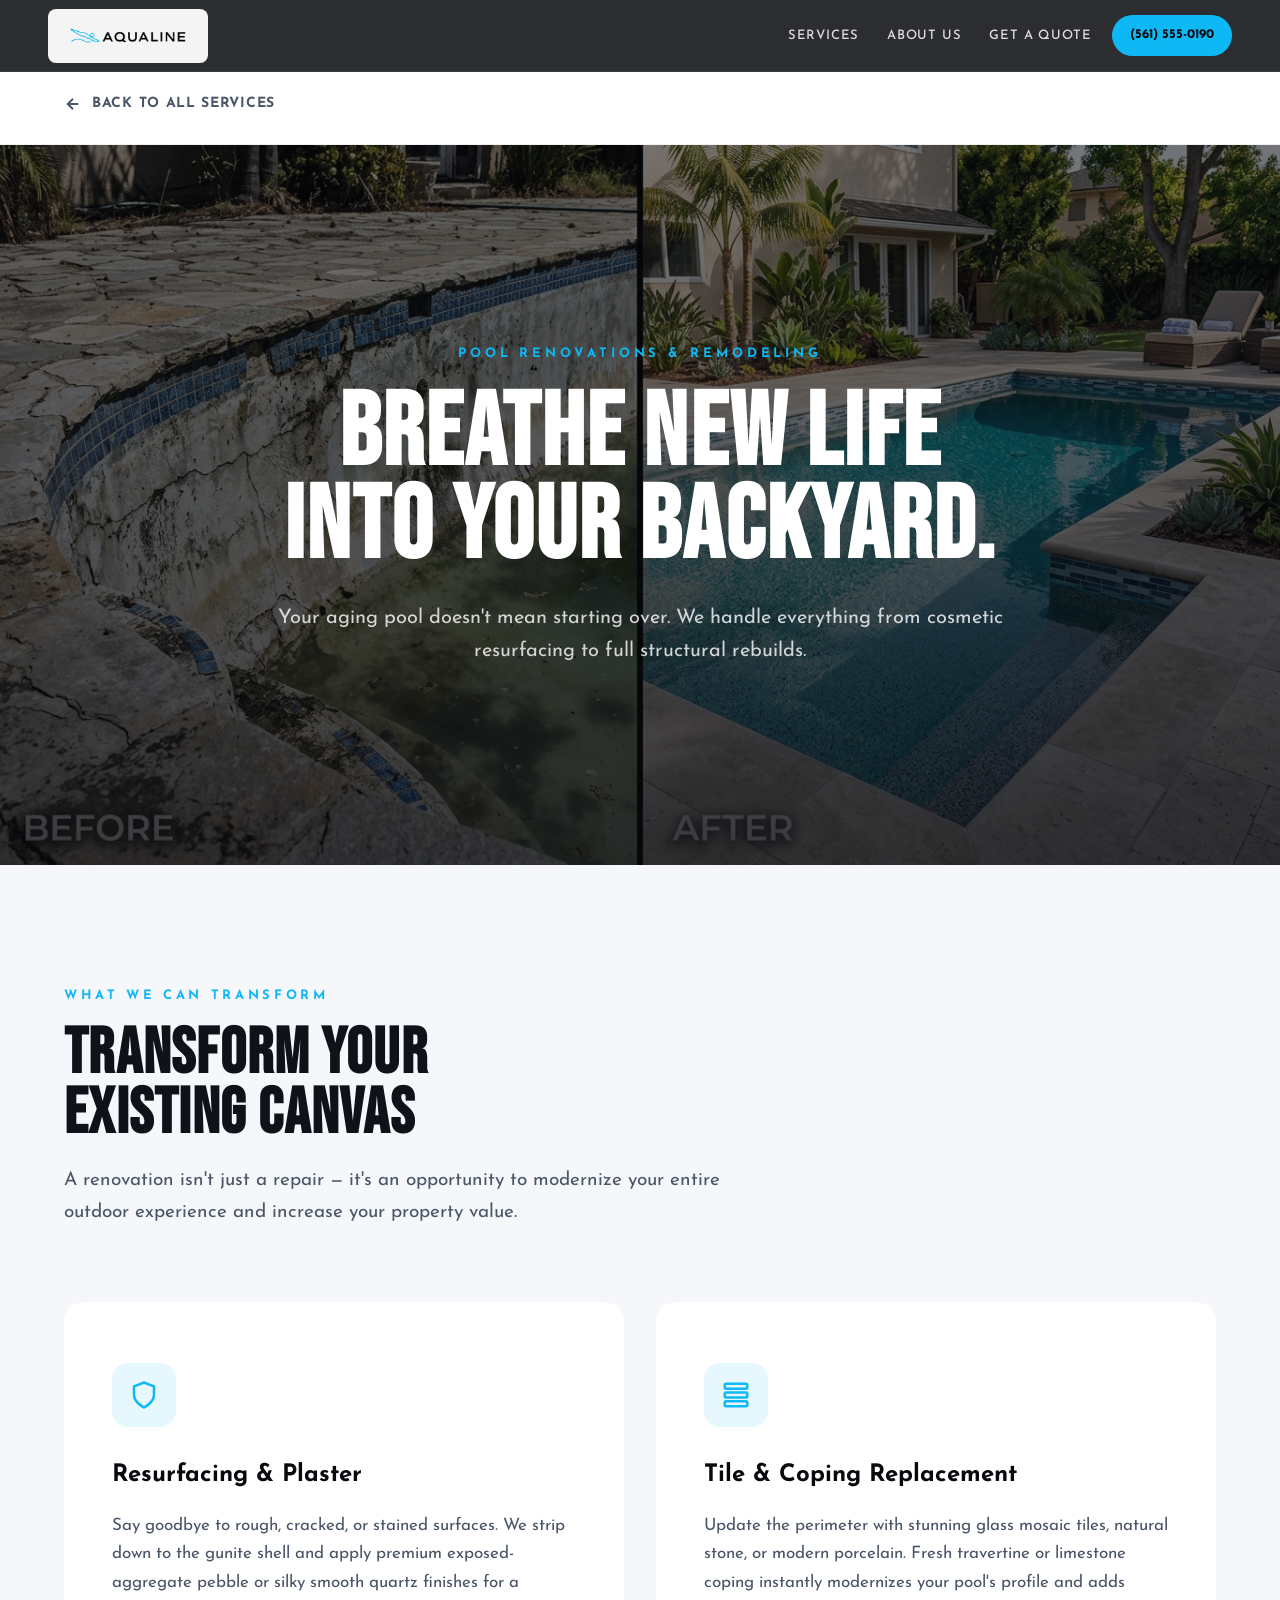
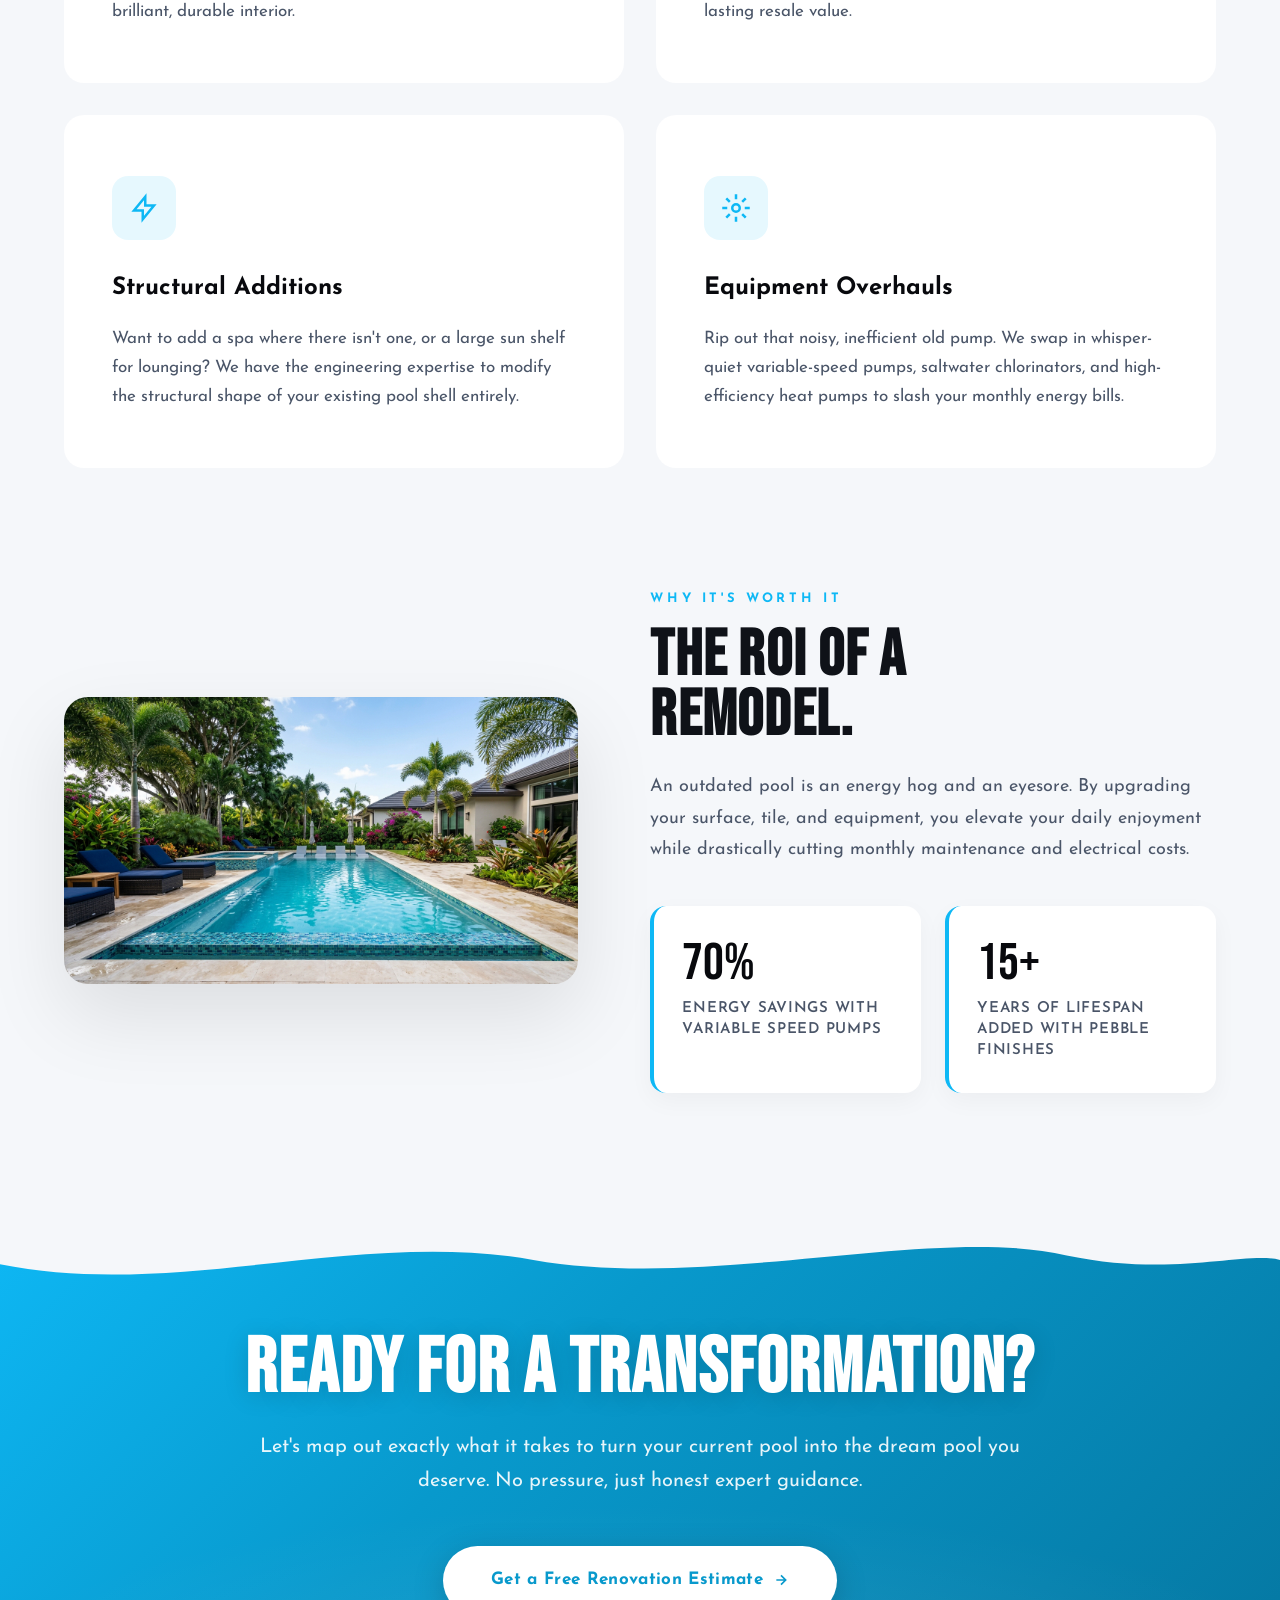
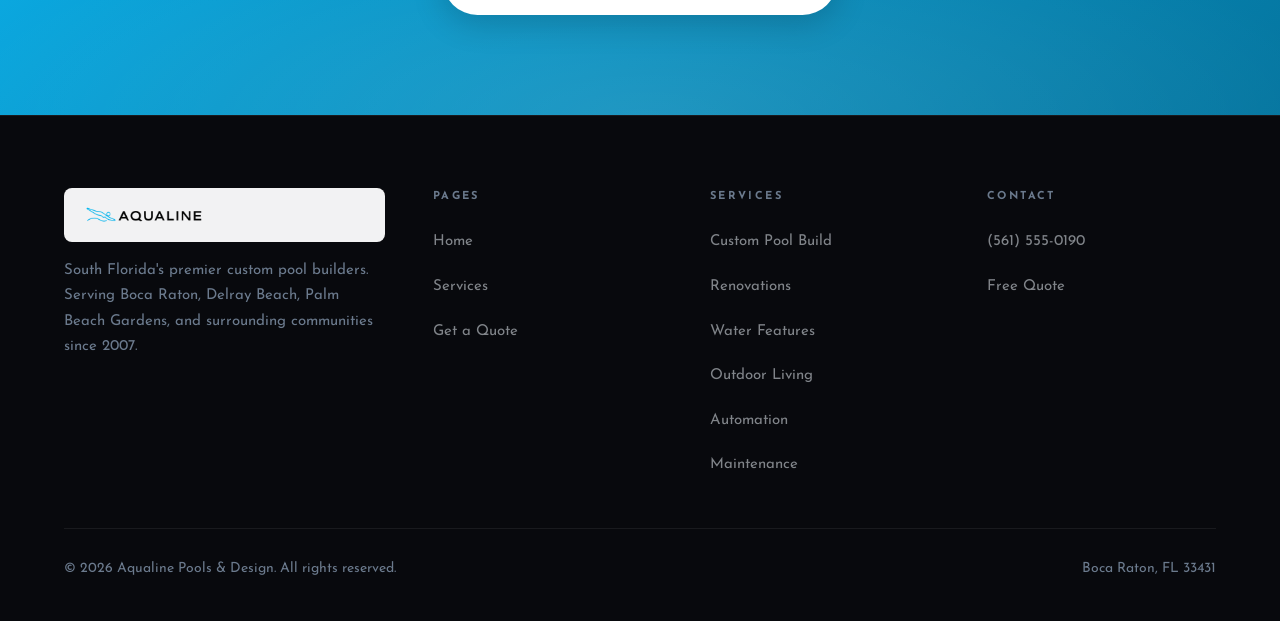
<file: service-pool-renovations.html>
<!doctype html>
<html lang="en">
<head>
<meta charset="UTF-8"/>
<link rel="icon" type="image/png" href="favicon.png" />
<meta name="viewport" content="width=device-width,initial-scale=1.0"/>
<title>Pool Renovations & Remodeling | Aqualine Pools & Design</title>
<meta name="description" content="Breathe new life into your aging pool. From resurfacing and custom tile to full structural overhauls — we transform pools in South Florida."/>
<link rel="preconnect" href="https://fonts.googleapis.com"/>
<link rel="preconnect" href="https://fonts.gstatic.com" crossorigin/>
<link href="https://fonts.googleapis.com/css2?family=Bebas+Neue&family=Josefin+Sans:wght@300;400;500;600;700&display=swap" rel="stylesheet"/>
<style>
*,*::before,*::after{box-sizing:border-box;margin:0;padding:0}
:root{--dk:#08090D;--dk2:#0D1117;--accent:#0EB8F5;--accent-dk:#0899CC;--txt:#E4EAF0;--muted:#6B7A8D;--bdr:rgba(255,255,255,.07);--lt:#F5F7FA;--lt2:#FFFFFF;--txt-dk:#0F1218;--muted-dk:#4A5568;}
html{scroll-behavior:smooth}
body{background:var(--lt2);color:var(--txt-dk);font-family:'Josefin Sans',sans-serif;font-size:18px;line-height:1.7;overflow-x:hidden}
#nav{position:fixed;top:0;left:0;right:0;height:72px;display:flex;align-items:center;justify-content:space-between;padding:0 48px;z-index:100;background:rgba(8,9,13,.85);backdrop-filter:blur(12px);border-bottom:1px solid rgba(255,255,255,.06);transition:background .35s}
#nav.scrolled{background:rgba(255,255,255,.97);box-shadow:0 2px 24px rgba(0,0,0,.09);border-color:rgba(0,0,0,.06)}
.nav-logo{display:flex;align-items:center;text-decoration:none;background:rgba(255,255,255,.95);border-radius:8px;padding:5px 14px;transition:all .35s}
.nav-logo img{height:44px;width:auto;display:block}
#nav.scrolled .nav-logo{background:transparent;padding:5px 0}
.nav-right{display:flex;align-items:center;gap:20px;margin-left:auto}
.nav-links{display:flex;align-items:center;gap:28px;list-style:none}
.nav-links a{font-size:13px;font-weight:500;letter-spacing:.06em;text-transform:uppercase;color:rgba(255,255,255,.85);text-decoration:none;transition:color .25s}
.nav-links a:hover{color:#fff}
#nav.scrolled .nav-links a{color:#1a2c3d}
#nav.scrolled .nav-links a:hover{color:var(--accent)}
.nav-phone{display:flex;align-items:center;gap:8px;padding:9px 18px;border-radius:50px;background:var(--accent);font-size:13px;font-weight:700;color:#08090D;text-decoration:none;transition:background .2s}
.nav-phone:hover{background:var(--accent-dk)}
.hamburger{display:none;flex-direction:column;gap:5px;background:none;border:none;cursor:pointer;padding:4px}
.hamburger span{display:block;width:22px;height:2px;background:#fff;border-radius:2px;transition:background .25s}
#nav.scrolled .hamburger span{background:#1a2c3d}
.mob-nav{display:none;position:fixed;top:68px;left:0;right:0;background:rgba(8,9,13,.97);backdrop-filter:blur(20px);padding:20px 32px 28px;z-index:99;border-bottom:1px solid var(--bdr)}
.mob-nav.open{display:block}
.mob-nav ul{list-style:none;display:flex;flex-direction:column;gap:18px}
.mob-nav a{color:var(--txt);text-decoration:none;font-size:15px;font-weight:500;letter-spacing:.06em;text-transform:uppercase;transition:color .2s}
.mob-nav a:hover{color:var(--accent)}
.nav-item{position:relative;list-style:none}
.nav-dropdown{position:absolute;top:calc(100% + 10px);left:50%;transform:translateX(-50%) translateY(-6px);background:#fff;border-radius:12px;box-shadow:0 12px 48px rgba(0,0,0,.16);padding:8px;min-width:230px;opacity:0;visibility:hidden;pointer-events:none;transition:opacity .2s,transform .2s,visibility .2s;border:1px solid rgba(0,0,0,.07);z-index:200}
.nav-dropdown::before{content:'';position:absolute;top:-16px;left:0;right:0;height:16px;background:transparent}
.nav-item:hover .nav-dropdown{opacity:1;visibility:visible;pointer-events:all;transform:translateX(-50%) translateY(0)}
.nav-dropdown a{display:block;padding:9px 14px;font-size:12px;font-weight:600;color:#1a2c3d;text-decoration:none;letter-spacing:.04em;text-transform:uppercase;border-radius:8px;transition:background .15s,color .15s}
.nav-dropdown a:hover{background:rgba(14,184,245,.1);color:var(--accent)}
.back-bar{background:#fff;padding:20px 64px;border-bottom:1px solid rgba(0,0,0,.06);margin-top:72px}
.back-link{display:inline-flex;align-items:center;gap:10px;font-size:14px;font-weight:700;color:var(--muted-dk);text-decoration:none;letter-spacing:.05em;text-transform:uppercase;transition:color .2s}
.back-link:hover{color:var(--accent)}
.back-link svg{transition:transform .2s}
.back-link:hover svg{transform:translateX(-3px)}
#hero{position:relative;height:80vh;min-height:600px;background-image:url('img-reno-hero.jpg');background-size:cover;background-position:center;display:flex;align-items:center;text-align:center;justify-content:center;overflow:hidden}
#hero::before{content:'';position:absolute;inset:0;background:linear-gradient(to bottom,rgba(8,9,13,.55) 0%,rgba(8,9,13,.8) 100%)}
.hero-inner{position:relative;z-index:2;max-width:900px;padding:0 40px}
.hero-eye{font-size:13px;font-weight:700;letter-spacing:.3em;text-transform:uppercase;color:var(--accent);margin-bottom:24px;display:block}
.hero-inner h1{font-family:'Bebas Neue',sans-serif;font-size:clamp(60px,8vw,112px);line-height:.9;color:#fff;letter-spacing:.02em;margin-bottom:28px}
.hero-inner p{font-size:20px;color:rgba(255,255,255,.8);line-height:1.65}
#upgrades{padding:120px 64px;background:var(--lt)}
.sec-inner{max-width:1400px;margin:0 auto}
.section-label{font-size:13px;font-weight:700;letter-spacing:.28em;text-transform:uppercase;color:var(--accent);margin-bottom:16px;display:block}
.section-h2{font-family:'Bebas Neue',sans-serif;font-size:clamp(46px,5vw,72px);color:var(--txt-dk);letter-spacing:.02em;margin-bottom:20px;line-height:.95}
.section-lead{font-size:19px;color:var(--muted-dk);line-height:1.7;max-width:700px;margin-bottom:72px}
.grid-2x2{display:grid;grid-template-columns:1fr 1fr;gap:32px}
.upg-card{background:#fff;border-radius:20px;padding:56px 48px;border-top:5px solid transparent;transition:border-color .3s,transform .3s,box-shadow .3s}
.upg-card:hover{border-color:var(--accent);transform:translateY(-6px);box-shadow:0 24px 64px rgba(14,184,245,.1)}
.upg-icon{width:64px;height:64px;border-radius:16px;background:rgba(14,184,245,.1);color:var(--accent);display:flex;align-items:center;justify-content:center;margin-bottom:28px}
.upg-card h3{font-size:24px;font-weight:700;color:var(--dk);margin-bottom:16px}
.upg-card p{font-size:17px;color:var(--muted-dk);line-height:1.7}
#proof{padding:0 64px 120px;background:var(--lt)}
.proof-inner{max-width:1400px;margin:0 auto;display:grid;grid-template-columns:1fr 1.1fr;gap:72px;align-items:center}
.proof-photo{border-radius:24px;overflow:hidden;box-shadow:0 32px 80px rgba(0,0,0,.1)}
.proof-photo img{width:100%;height:auto;display:block}
.proof-content .section-h2{margin-bottom:24px}
.proof-content p{font-size:18px;color:var(--muted-dk);line-height:1.75;margin-bottom:40px}
.proof-stats{display:grid;grid-template-columns:1fr 1fr;gap:24px}
.stat-box{padding:32px 28px;background:#fff;border-radius:16px;border-left:4px solid var(--accent);box-shadow:0 8px 24px rgba(0,0,0,.04)}
.stat-num{font-family:'Bebas Neue',sans-serif;font-size:52px;color:var(--dk);line-height:1;margin-bottom:8px}
.stat-label{font-size:15px;font-weight:600;color:var(--muted-dk);text-transform:uppercase;letter-spacing:.05em;line-height:1.4}
.aqua-cta{position:relative;background:linear-gradient(135deg,#0EB8F5 0%,#0899CC 40%,#0576A0 100%);padding:120px 48px 100px;text-align:center;overflow:hidden}
.aqua-cta::after{content:'';position:absolute;inset:0;background:radial-gradient(ellipse 80% 60% at 50% 100%,rgba(255,255,255,.1) 0%,transparent 70%)}
.aqua-wave-top{position:absolute;top:-2px;left:0;right:0;z-index:1;line-height:0}
.aqua-wave-top svg{display:block;width:100%;height:auto}
.aqua-cta-inner{position:relative;z-index:2;max-width:820px;margin:0 auto}
.aqua-cta-inner h2{font-family:'Bebas Neue',sans-serif;font-size:clamp(44px,6vw,80px);line-height:.95;letter-spacing:.02em;color:#fff;margin-bottom:24px;text-shadow:0 4px 24px rgba(0,0,0,.15)}
.aqua-cta-inner p{font-size:20px;color:rgba(255,255,255,.9);line-height:1.7;margin-bottom:48px}
.btn-white{display:inline-flex;align-items:center;gap:10px;padding:20px 48px;background:#fff;color:#0899CC;border-radius:50px;font-size:17px;font-weight:700;text-decoration:none;letter-spacing:.02em;box-shadow:0 8px 32px rgba(0,0,0,.18);transition:transform .2s,box-shadow .2s}
.btn-white:hover{transform:translateY(-3px);box-shadow:0 20px 56px rgba(0,0,0,.25)}
footer{background:var(--dk);border-top:1px solid var(--bdr);padding:72px 64px 40px}
.foot-inner{max-width:1400px;margin:0 auto;display:grid;grid-template-columns:1.4fr 1fr 1fr 1fr;gap:48px;margin-bottom:48px}
.foot-brand p{font-size:15px;color:var(--muted);line-height:1.7;margin-top:16px}
.foot-col h4{font-size:11px;font-weight:700;letter-spacing:.22em;text-transform:uppercase;color:var(--muted);margin-bottom:20px}
.foot-col ul{list-style:none;display:flex;flex-direction:column;gap:14px}
.foot-col a{font-size:15px;color:rgba(228,234,240,.55);text-decoration:none;transition:color .2s}
.foot-col a:hover{color:var(--txt)}
.foot-btm{max-width:1400px;margin:0 auto;padding-top:28px;border-top:1px solid var(--bdr);display:flex;justify-content:space-between;align-items:center;font-size:14px;color:var(--muted)}
@media(max-width:1024px){.grid-2x2,.proof-inner{grid-template-columns:1fr}.foot-inner{grid-template-columns:1fr 1fr}}
@media(max-width:768px){#nav{padding:0 20px}.nav-links,.nav-phone{display:none}.hamburger{display:flex}.back-bar,#upgrades,#proof,footer{padding-left:20px;padding-right:20px}.hero-inner{padding:0 20px}.proof-stats{grid-template-columns:1fr}.foot-inner{grid-template-columns:1fr}.foot-btm{flex-direction:column;gap:10px;text-align:center}}

/* phone pill: one line on phones */
.nav-phone{white-space:nowrap}
@media(max-width:480px){.nav-phone{padding:8px 12px;font-size:12.5px;gap:6px}}
</style>
</head>
<body>
<nav id="nav">
  <a href="index.html" class="nav-logo"><img src="aqualine-logo.png" alt="Aqualine Pools & Design"/></a>
  <div class="nav-right">
    <ul class="nav-links">
      <li class="nav-item">
        <a href="services.html">Services</a>
        <div class="nav-dropdown">
          <a href="service-custom-pool-design.html">Custom Pool Design</a>
          <a href="service-pool-renovations.html">Pool Renovations</a>
          <a href="service-water-features.html">Water Features &amp; Spa</a>
          <a href="service-outdoor-living.html">Outdoor Living</a>
          <a href="service-equipment-automation.html">Smart Automation</a>
          <a href="service-maintenance.html">Maintenance Plans</a>
        </div>
      </li>
      <li><a href="about.html">About Us</a></li>
      <li><a href="contact.html">Get a Quote</a></li>
    </ul>
    <a href="tel:+15615550190" class="nav-phone">(561) 555-0190</a>
    <button class="hamburger" id="hamburger" aria-label="Open menu"><span></span><span></span><span></span></button>
  </div>
</nav>
<div class="mob-nav" id="mob-nav">
  <ul>
    <li><a href="services.html">Services</a></li>
    <li><a href="about.html">About Us</a></li>
    <li><a href="contact.html">Get a Quote</a></li>
    <li><a href="tel:+15615550190">(561) 555-0190</a></li>
  </ul>
</div>
<div class="back-bar">
  <a href="services.html" class="back-link">
    <svg width="18" height="18" fill="none" stroke="currentColor" stroke-width="2.5" viewBox="0 0 24 24"><path d="M19 12H5M12 5l-7 7 7 7"/></svg>
    Back to All Services
  </a>
</div>
<section id="hero">
  <div class="hero-inner">
    <span class="hero-eye">Pool Renovations & Remodeling</span>
    <h1>BREATHE NEW LIFE<br>INTO YOUR BACKYARD.</h1>
    <p>Your aging pool doesn't mean starting over. We handle everything from cosmetic resurfacing to full structural rebuilds.</p>
  </div>
</section>
<section id="upgrades">
  <div class="sec-inner">
    <span class="section-label">What We Can Transform</span>
    <h2 class="section-h2">Transform Your<br>Existing Canvas</h2>
    <p class="section-lead">A renovation isn't just a repair — it's an opportunity to modernize your entire outdoor experience and increase your property value.</p>
    <div class="grid-2x2">
      <div class="upg-card">
        <div class="upg-icon"><svg width="30" height="30" fill="none" stroke="currentColor" stroke-width="2" viewBox="0 0 24 24"><path d="M12 22s8-4 8-10V5l-8-3-8 3v7c0 6 8 10 8 10z"/></svg></div>
        <h3>Resurfacing & Plaster</h3>
        <p>Say goodbye to rough, cracked, or stained surfaces. We strip down to the gunite shell and apply premium exposed-aggregate pebble or silky smooth quartz finishes for a brilliant, durable interior.</p>
      </div>
      <div class="upg-card">
        <div class="upg-icon"><svg width="30" height="30" fill="none" stroke="currentColor" stroke-width="2" viewBox="0 0 24 24"><rect x="3" y="3" width="18" height="4" rx="1"/><rect x="3" y="10" width="18" height="4" rx="1"/><rect x="3" y="17" width="18" height="4" rx="1"/></svg></div>
        <h3>Tile & Coping Replacement</h3>
        <p>Update the perimeter with stunning glass mosaic tiles, natural stone, or modern porcelain. Fresh travertine or limestone coping instantly modernizes your pool's profile and adds lasting resale value.</p>
      </div>
      <div class="upg-card">
        <div class="upg-icon"><svg width="30" height="30" fill="none" stroke="currentColor" stroke-width="2" viewBox="0 0 24 24"><path d="M13 10V3L4 14h7v7l9-11h-7z"/></svg></div>
        <h3>Structural Additions</h3>
        <p>Want to add a spa where there isn't one, or a large sun shelf for lounging? We have the engineering expertise to modify the structural shape of your existing pool shell entirely.</p>
      </div>
      <div class="upg-card">
        <div class="upg-icon"><svg width="30" height="30" fill="none" stroke="currentColor" stroke-width="2" viewBox="0 0 24 24"><circle cx="12" cy="12" r="3"/><path d="M12 1v4M12 19v4M4.22 4.22l2.83 2.83M16.95 16.95l2.83 2.83M1 12h4M19 12h4M4.22 19.78l2.83-2.83M16.95 7.05l2.83-2.83"/></svg></div>
        <h3>Equipment Overhauls</h3>
        <p>Rip out that noisy, inefficient old pump. We swap in whisper-quiet variable-speed pumps, saltwater chlorinators, and high-efficiency heat pumps to slash your monthly energy bills.</p>
      </div>
    </div>
  </div>
</section>
<section id="proof">
  <div class="proof-inner">
    <div class="proof-photo"><img src="img-reno-finished.jpg" alt="Beautifully renovated luxury pool" loading="lazy"/></div>
    <div class="proof-content">
      <span class="section-label">Why It's Worth It</span>
      <h2 class="section-h2">The ROI of a<br>Remodel.</h2>
      <p>An outdated pool is an energy hog and an eyesore. By upgrading your surface, tile, and equipment, you elevate your daily enjoyment while drastically cutting monthly maintenance and electrical costs.</p>
      <div class="proof-stats">
        <div class="stat-box"><div class="stat-num">70%</div><div class="stat-label">Energy Savings with Variable Speed Pumps</div></div>
        <div class="stat-box"><div class="stat-num">15+</div><div class="stat-label">Years of Lifespan Added with Pebble Finishes</div></div>
      </div>
    </div>
  </div>
</section>
<section class="aqua-cta">
  <div class="aqua-wave-top">
    <svg viewBox="0 0 1440 100" preserveAspectRatio="none" xmlns="http://www.w3.org/2000/svg">
      <path d="M0,60 C200,100 400,20 600,55 C800,90 1050,15 1200,50 C1320,75 1400,45 1440,55 L1440,0 L0,0Z" fill="#F5F7FA"/>
    </svg>
  </div>
  <div class="aqua-cta-inner">
    <h2>Ready for a Transformation?</h2>
    <p>Let's map out exactly what it takes to turn your current pool into the dream pool you deserve. No pressure, just honest expert guidance.</p>
    <a href="contact.html" class="btn-white">Get a Free Renovation Estimate <svg width="16" height="16" fill="none" stroke="currentColor" stroke-width="2.5" viewBox="0 0 24 24"><path d="M5 12h14M12 5l7 7-7 7"/></svg></a>
  </div>
</section>
<footer>
  <div class="foot-inner">
    <div class="foot-brand"><a href="index.html" class="nav-logo"><img src="aqualine-logo.png" alt="Aqualine Pools & Design"/></a><p>South Florida's premier custom pool builders. Serving Boca Raton, Delray Beach, Palm Beach Gardens, and surrounding communities since 2007.</p></div>
    <div class="foot-col"><h4>Pages</h4><ul><li><a href="index.html">Home</a></li><li><a href="services.html">Services</a></li><li><a href="contact.html">Get a Quote</a></li></ul></div>
    <div class="foot-col"><h4>Services</h4><ul><li><a href="service-custom-pool-design.html">Custom Pool Build</a></li><li><a href="service-pool-renovations.html">Renovations</a></li><li><a href="service-water-features.html">Water Features</a></li><li><a href="service-outdoor-living.html">Outdoor Living</a></li><li><a href="service-equipment-automation.html">Automation</a></li><li><a href="service-maintenance.html">Maintenance</a></li></ul></div>
    <div class="foot-col"><h4>Contact</h4><ul><li><a href="tel:+15615550190">(561) 555-0190</a></li><li><a href="contact.html">Free Quote</a></li></ul></div>
  </div>
  <div class="foot-btm"><span>&copy; 2026 Aqualine Pools & Design. All rights reserved.</span><span>Boca Raton, FL 33431</span></div>
</footer>
<script>
const navEl=document.getElementById('nav');
window.addEventListener('scroll',()=>{navEl.classList.toggle('scrolled',window.scrollY>80);},{passive:true});
const hamburger=document.getElementById('hamburger');
const mobNav=document.getElementById('mob-nav');
hamburger.addEventListener('click',()=>mobNav.classList.toggle('open'));
mobNav.querySelectorAll('a').forEach(a=>a.addEventListener('click',()=>mobNav.classList.remove('open')));
</script>
</body>
</html>
</file>
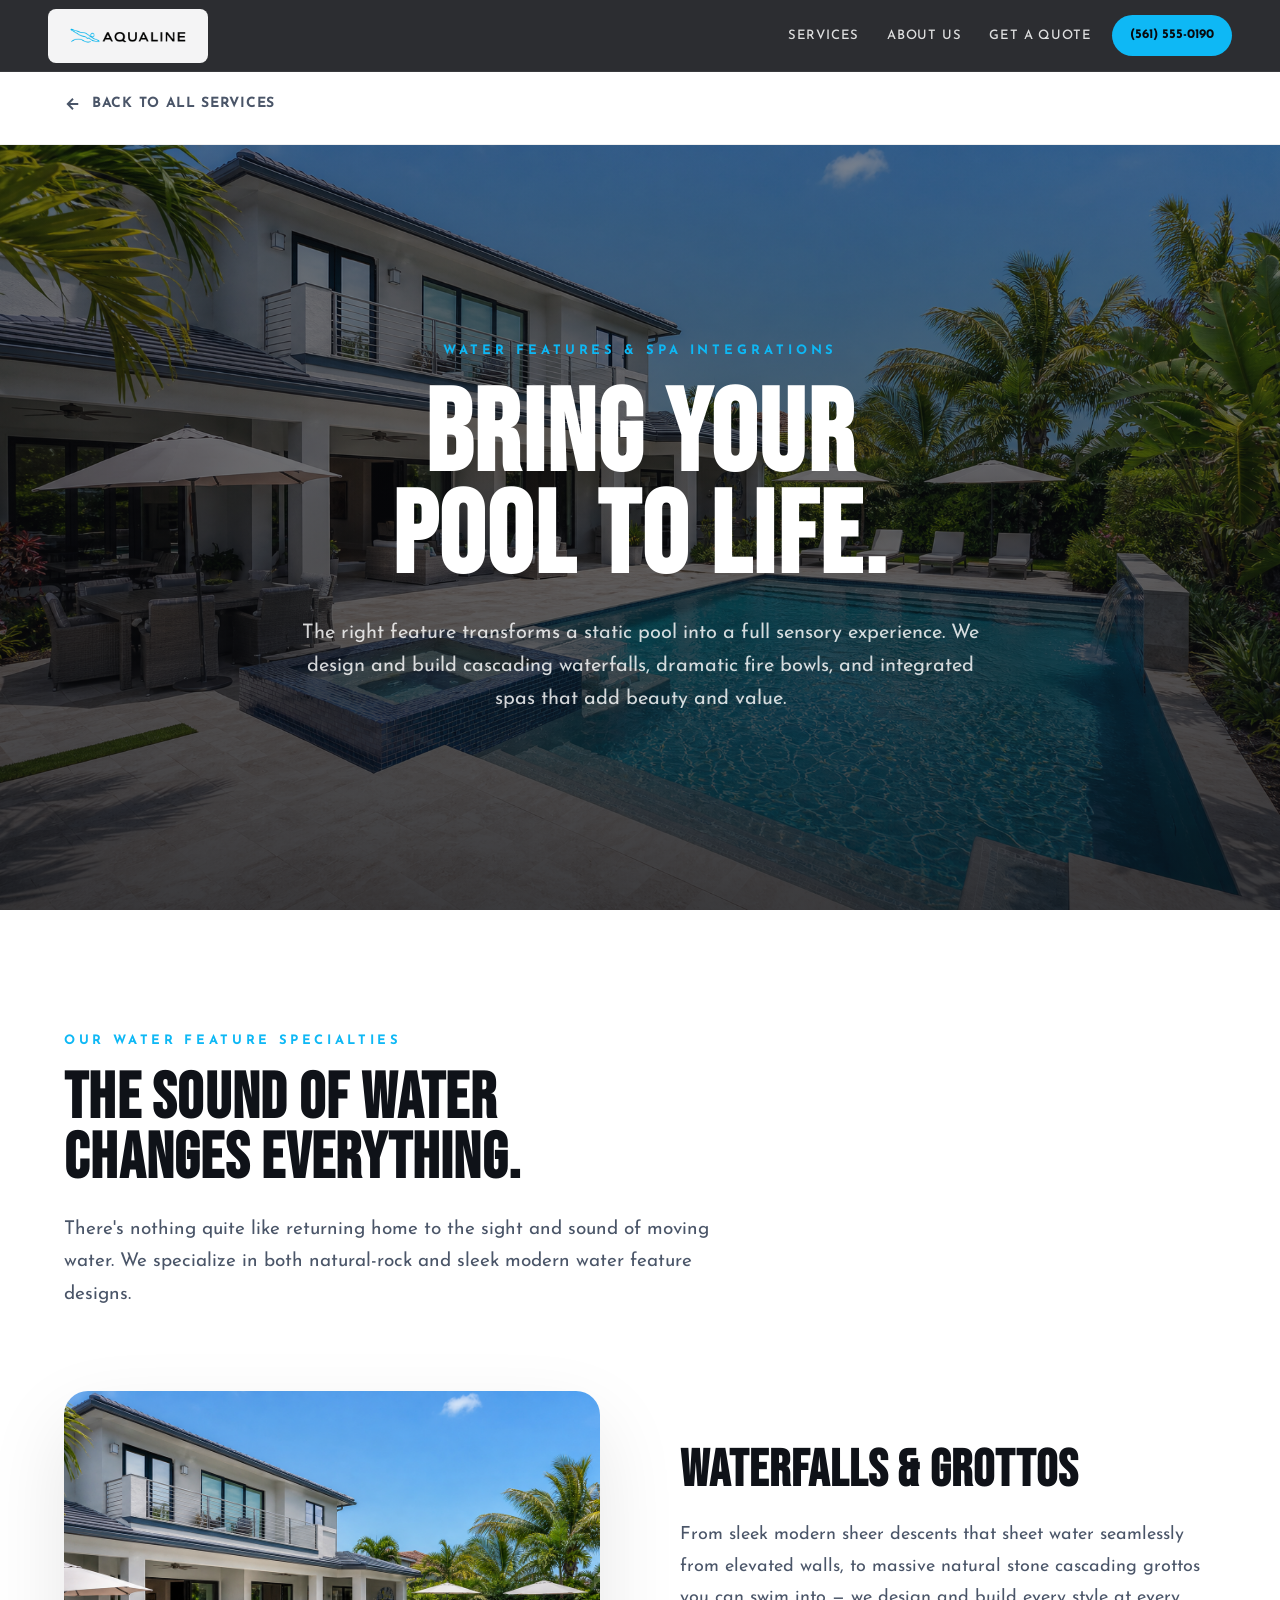
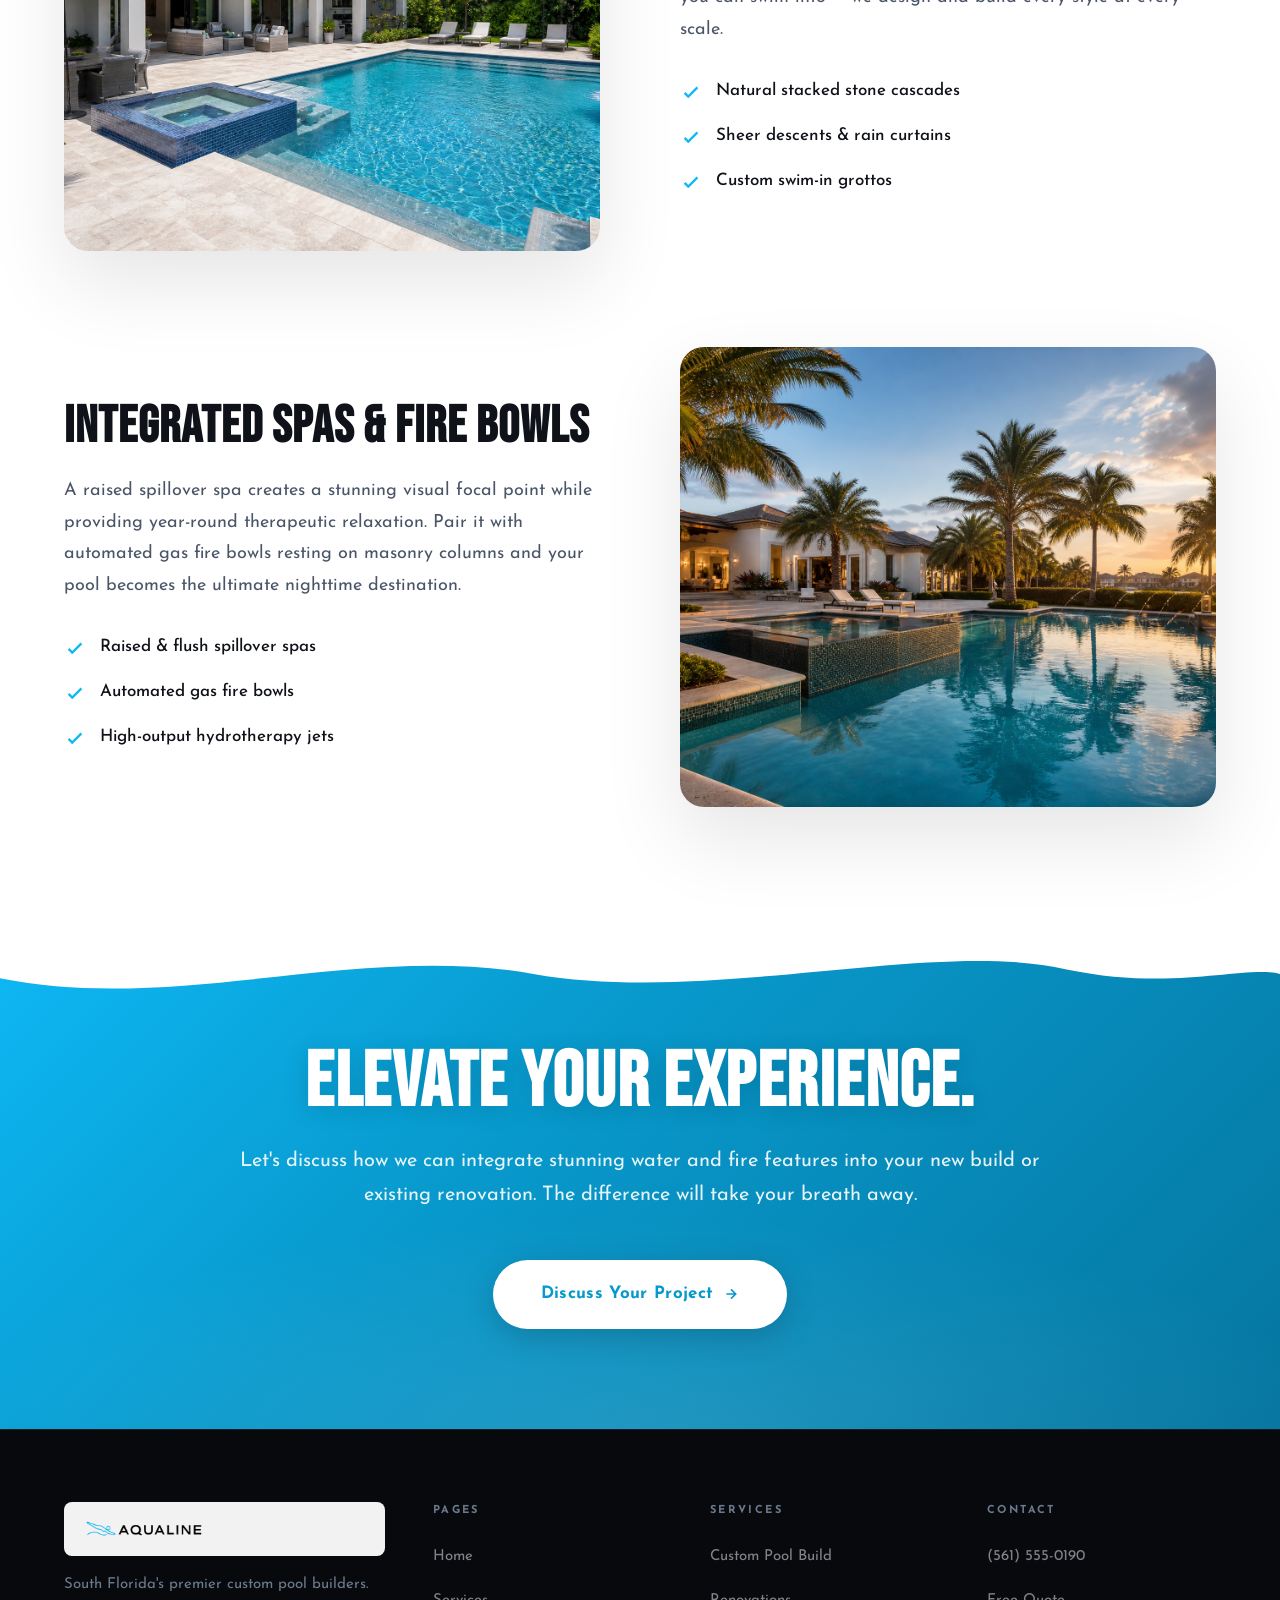
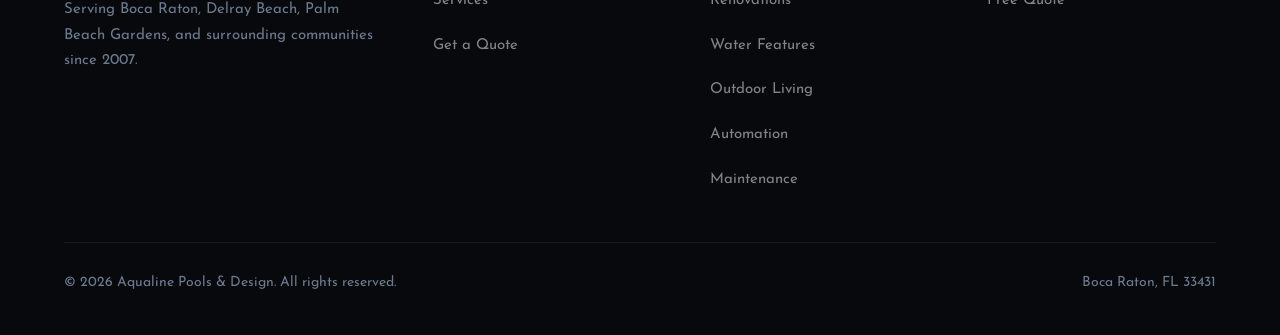
<file: service-water-features.html>
<!doctype html>
<html lang="en">
<head>
<meta charset="UTF-8"/>
<link rel="icon" type="image/png" href="favicon.png" />
<meta name="viewport" content="width=device-width,initial-scale=1.0"/>
<title>Water Features & Spa | Aqualine Pools & Design</title>
<meta name="description" content="Cascading waterfalls, fire bowls, grottos, and integrated spas. Elevate your South Florida pool into a full sensory experience."/>
<link rel="preconnect" href="https://fonts.googleapis.com"/>
<link rel="preconnect" href="https://fonts.gstatic.com" crossorigin/>
<link href="https://fonts.googleapis.com/css2?family=Bebas+Neue&family=Josefin+Sans:wght@300;400;500;600;700&display=swap" rel="stylesheet"/>
<style>
*,*::before,*::after{box-sizing:border-box;margin:0;padding:0}
:root{--dk:#08090D;--accent:#0EB8F5;--accent-dk:#0899CC;--txt:#E4EAF0;--muted:#6B7A8D;--bdr:rgba(255,255,255,.07);--lt:#F5F7FA;--lt2:#FFFFFF;--txt-dk:#0F1218;--muted-dk:#4A5568;}
html{scroll-behavior:smooth}
body{background:var(--lt2);color:var(--txt-dk);font-family:'Josefin Sans',sans-serif;font-size:18px;line-height:1.7;overflow-x:hidden}
#nav{position:fixed;top:0;left:0;right:0;height:72px;display:flex;align-items:center;justify-content:space-between;padding:0 48px;z-index:100;background:rgba(8,9,13,.85);backdrop-filter:blur(12px);border-bottom:1px solid rgba(255,255,255,.06);transition:background .35s}
#nav.scrolled{background:rgba(255,255,255,.97);box-shadow:0 2px 24px rgba(0,0,0,.09);border-color:rgba(0,0,0,.06)}
.nav-logo{display:flex;align-items:center;text-decoration:none;background:rgba(255,255,255,.95);border-radius:8px;padding:5px 14px;transition:all .35s}
.nav-logo img{height:44px;width:auto;display:block}
#nav.scrolled .nav-logo{background:transparent;padding:5px 0}
.nav-right{display:flex;align-items:center;gap:20px;margin-left:auto}
.nav-links{display:flex;align-items:center;gap:28px;list-style:none}
.nav-links a{font-size:13px;font-weight:500;letter-spacing:.06em;text-transform:uppercase;color:rgba(255,255,255,.85);text-decoration:none;transition:color .25s}
.nav-links a:hover{color:#fff}
#nav.scrolled .nav-links a{color:#1a2c3d}
#nav.scrolled .nav-links a:hover{color:var(--accent)}
.nav-phone{display:flex;align-items:center;gap:8px;padding:9px 18px;border-radius:50px;background:var(--accent);font-size:13px;font-weight:700;color:#08090D;text-decoration:none;transition:background .2s}
.nav-phone:hover{background:var(--accent-dk)}
.hamburger{display:none;flex-direction:column;gap:5px;background:none;border:none;cursor:pointer;padding:4px}
.hamburger span{display:block;width:22px;height:2px;background:#fff;border-radius:2px;transition:background .25s}
#nav.scrolled .hamburger span{background:#1a2c3d}
.mob-nav{display:none;position:fixed;top:68px;left:0;right:0;background:rgba(8,9,13,.97);backdrop-filter:blur(20px);padding:20px 32px 28px;z-index:99;border-bottom:1px solid var(--bdr)}
.mob-nav.open{display:block}
.mob-nav ul{list-style:none;display:flex;flex-direction:column;gap:18px}
.mob-nav a{color:var(--txt);text-decoration:none;font-size:15px;font-weight:500;letter-spacing:.06em;text-transform:uppercase;transition:color .2s}
.mob-nav a:hover{color:var(--accent)}
.nav-item{position:relative;list-style:none}
.nav-dropdown{position:absolute;top:calc(100% + 10px);left:50%;transform:translateX(-50%) translateY(-6px);background:#fff;border-radius:12px;box-shadow:0 12px 48px rgba(0,0,0,.16);padding:8px;min-width:230px;opacity:0;visibility:hidden;pointer-events:none;transition:opacity .2s,transform .2s,visibility .2s;border:1px solid rgba(0,0,0,.07);z-index:200}
.nav-dropdown::before{content:'';position:absolute;top:-16px;left:0;right:0;height:16px;background:transparent}
.nav-item:hover .nav-dropdown{opacity:1;visibility:visible;pointer-events:all;transform:translateX(-50%) translateY(0)}
.nav-dropdown a{display:block;padding:9px 14px;font-size:12px;font-weight:600;color:#1a2c3d;text-decoration:none;letter-spacing:.04em;text-transform:uppercase;border-radius:8px;transition:background .15s,color .15s}
.nav-dropdown a:hover{background:rgba(14,184,245,.1);color:var(--accent)}
.back-bar{background:#fff;padding:20px 64px;border-bottom:1px solid rgba(0,0,0,.06);margin-top:72px}
.back-link{display:inline-flex;align-items:center;gap:10px;font-size:14px;font-weight:700;color:var(--muted-dk);text-decoration:none;letter-spacing:.05em;text-transform:uppercase;transition:color .2s}
.back-link:hover{color:var(--accent)}
.back-link svg{transition:transform .2s}
.back-link:hover svg{transform:translateX(-3px)}
#hero{position:relative;height:85vh;min-height:620px;background-image:url('aqualine-pool-finished.png');background-size:cover;background-position:center;display:flex;align-items:center;justify-content:center;text-align:center;overflow:hidden}
#hero::before{content:'';position:absolute;inset:0;background:linear-gradient(to bottom,rgba(8,9,13,.45) 0%,rgba(8,9,13,.78) 100%)}
.hero-inner{position:relative;z-index:2;max-width:900px;padding:0 40px}
.hero-eye{font-size:13px;font-weight:700;letter-spacing:.3em;text-transform:uppercase;color:var(--accent);margin-bottom:24px;display:block}
.hero-inner h1{font-family:'Bebas Neue',sans-serif;font-size:clamp(62px,9vw,120px);line-height:.88;color:#fff;letter-spacing:.02em;margin-bottom:28px}
.hero-inner p{font-size:20px;color:rgba(255,255,255,.82);line-height:1.65;max-width:680px;margin:0 auto}
#features{padding:120px 64px;background:var(--lt2)}
.feat-inner{max-width:1400px;margin:0 auto}
.section-label{font-size:13px;font-weight:700;letter-spacing:.28em;text-transform:uppercase;color:var(--accent);margin-bottom:16px;display:block}
.section-h2{font-family:'Bebas Neue',sans-serif;font-size:clamp(46px,5vw,72px);color:var(--txt-dk);letter-spacing:.02em;margin-bottom:24px;line-height:.95}
.section-lead{font-size:19px;color:var(--muted-dk);line-height:1.7;max-width:700px;margin-bottom:80px}
.zigzag{display:flex;flex-direction:column;gap:96px}
.zz-row{display:grid;grid-template-columns:1fr 1fr;gap:80px;align-items:center}
.zz-photo{border-radius:24px;overflow:hidden;box-shadow:0 32px 80px rgba(0,0,0,.1);line-height:0}
.zz-photo img{width:100%;height:100%;object-fit:cover;display:block;min-height:460px}
.zz-text h3{font-family:'Bebas Neue',sans-serif;font-size:52px;color:var(--txt-dk);letter-spacing:.02em;margin-bottom:24px;line-height:.95}
.zz-text p{font-size:18px;color:var(--muted-dk);line-height:1.75;margin-bottom:32px}
.check-list{list-style:none;display:flex;flex-direction:column;gap:16px}
.check-list li{display:flex;align-items:center;gap:14px;font-size:17px;color:var(--txt-dk);font-weight:500}
.check-list svg{color:var(--accent);flex-shrink:0}
.zz-row.flipped .zz-photo{order:2}
.zz-row.flipped .zz-text{order:1}
.aqua-cta{position:relative;background:linear-gradient(135deg,#0EB8F5 0%,#0899CC 40%,#0576A0 100%);padding:120px 48px 100px;text-align:center;overflow:hidden}
.aqua-cta::after{content:'';position:absolute;inset:0;background:radial-gradient(ellipse 80% 60% at 50% 100%,rgba(255,255,255,.1) 0%,transparent 70%)}
.aqua-wave-top{position:absolute;top:-2px;left:0;right:0;z-index:1;line-height:0}
.aqua-wave-top svg{display:block;width:100%;height:auto}
.aqua-cta-inner{position:relative;z-index:2;max-width:820px;margin:0 auto}
.aqua-cta-inner h2{font-family:'Bebas Neue',sans-serif;font-size:clamp(44px,6vw,80px);line-height:.95;letter-spacing:.02em;color:#fff;margin-bottom:24px;text-shadow:0 4px 24px rgba(0,0,0,.15)}
.aqua-cta-inner p{font-size:20px;color:rgba(255,255,255,.9);line-height:1.7;margin-bottom:48px}
.btn-white{display:inline-flex;align-items:center;gap:10px;padding:20px 48px;background:#fff;color:#0899CC;border-radius:50px;font-size:17px;font-weight:700;text-decoration:none;letter-spacing:.02em;box-shadow:0 8px 32px rgba(0,0,0,.18);transition:transform .2s,box-shadow .2s}
.btn-white:hover{transform:translateY(-3px);box-shadow:0 20px 56px rgba(0,0,0,.25)}
footer{background:var(--dk);border-top:1px solid var(--bdr);padding:72px 64px 40px}
.foot-inner{max-width:1400px;margin:0 auto;display:grid;grid-template-columns:1.4fr 1fr 1fr 1fr;gap:48px;margin-bottom:48px}
.foot-brand p{font-size:15px;color:var(--muted);line-height:1.7;margin-top:16px}
.foot-col h4{font-size:11px;font-weight:700;letter-spacing:.22em;text-transform:uppercase;color:var(--muted);margin-bottom:20px}
.foot-col ul{list-style:none;display:flex;flex-direction:column;gap:14px}
.foot-col a{font-size:15px;color:rgba(228,234,240,.55);text-decoration:none;transition:color .2s}
.foot-col a:hover{color:var(--txt)}
.foot-btm{max-width:1400px;margin:0 auto;padding-top:28px;border-top:1px solid var(--bdr);display:flex;justify-content:space-between;align-items:center;font-size:14px;color:var(--muted)}
@media(max-width:1024px){.zz-row{grid-template-columns:1fr;gap:40px}.zz-row.flipped .zz-photo{order:1}.zz-row.flipped .zz-text{order:2}.foot-inner{grid-template-columns:1fr 1fr}}
@media(max-width:768px){#nav{padding:0 20px}.nav-links,.nav-phone{display:none}.hamburger{display:flex}.back-bar,#features,footer{padding-left:20px;padding-right:20px}.hero-inner{padding:0 20px}.foot-inner{grid-template-columns:1fr}.foot-btm{flex-direction:column;gap:10px;text-align:center}}

/* phone pill: one line on phones */
.nav-phone{white-space:nowrap}
@media(max-width:480px){.nav-phone{padding:8px 12px;font-size:12.5px;gap:6px}}
</style>
</head>
<body>
<nav id="nav">
  <a href="index.html" class="nav-logo"><img src="aqualine-logo.png" alt="Aqualine Pools & Design"/></a>
  <div class="nav-right">
    <ul class="nav-links">
      <li class="nav-item">
        <a href="services.html">Services</a>
        <div class="nav-dropdown">
          <a href="service-custom-pool-design.html">Custom Pool Design</a>
          <a href="service-pool-renovations.html">Pool Renovations</a>
          <a href="service-water-features.html">Water Features &amp; Spa</a>
          <a href="service-outdoor-living.html">Outdoor Living</a>
          <a href="service-equipment-automation.html">Smart Automation</a>
          <a href="service-maintenance.html">Maintenance Plans</a>
        </div>
      </li>
      <li><a href="about.html">About Us</a></li>
      <li><a href="contact.html">Get a Quote</a></li>
    </ul>
    <a href="tel:+15615550190" class="nav-phone">(561) 555-0190</a>
    <button class="hamburger" id="hamburger" aria-label="Open menu"><span></span><span></span><span></span></button>
  </div>
</nav>
<div class="mob-nav" id="mob-nav">
  <ul>
    <li><a href="services.html">Services</a></li>
    <li><a href="about.html">About Us</a></li>
    <li><a href="contact.html">Get a Quote</a></li>
    <li><a href="tel:+15615550190">(561) 555-0190</a></li>
  </ul>
</div>
<div class="back-bar">
  <a href="services.html" class="back-link">
    <svg width="18" height="18" fill="none" stroke="currentColor" stroke-width="2.5" viewBox="0 0 24 24"><path d="M19 12H5M12 5l-7 7 7 7"/></svg>
    Back to All Services
  </a>
</div>
<section id="hero">
  <div class="hero-inner">
    <span class="hero-eye">Water Features & Spa Integrations</span>
    <h1>BRING YOUR<br>POOL TO LIFE.</h1>
    <p>The right feature transforms a static pool into a full sensory experience. We design and build cascading waterfalls, dramatic fire bowls, and integrated spas that add beauty and value.</p>
  </div>
</section>
<section id="features">
  <div class="feat-inner">
    <span class="section-label">Our Water Feature Specialties</span>
    <h2 class="section-h2">The Sound of Water<br>Changes Everything.</h2>
    <p class="section-lead">There's nothing quite like returning home to the sight and sound of moving water. We specialize in both natural-rock and sleek modern water feature designs.</p>
    <div class="zigzag">
      <div class="zz-row">
        <div class="zz-photo"><img src="aqualine-pool-finished.png" alt="Luxury pool with cascading waterfall" loading="lazy"/></div>
        <div class="zz-text">
          <h3>Waterfalls & Grottos</h3>
          <p>From sleek modern sheer descents that sheet water seamlessly from elevated walls, to massive natural stone cascading grottos you can swim into — we design and build every style at every scale.</p>
          <ul class="check-list">
            <li><svg width="22" height="22" fill="none" stroke="currentColor" stroke-width="2.5" viewBox="0 0 24 24"><path d="M5 13l4 4L19 7"/></svg> Natural stacked stone cascades</li>
            <li><svg width="22" height="22" fill="none" stroke="currentColor" stroke-width="2.5" viewBox="0 0 24 24"><path d="M5 13l4 4L19 7"/></svg> Sheer descents & rain curtains</li>
            <li><svg width="22" height="22" fill="none" stroke="currentColor" stroke-width="2.5" viewBox="0 0 24 24"><path d="M5 13l4 4L19 7"/></svg> Custom swim-in grottos</li>
          </ul>
        </div>
      </div>
      <div class="zz-row flipped">
        <div class="zz-photo"><img src="vws-pool-hero-background.png" alt="Pool with fire bowls and integrated spa at sunset" loading="lazy"/></div>
        <div class="zz-text">
          <h3>Integrated Spas & Fire Bowls</h3>
          <p>A raised spillover spa creates a stunning visual focal point while providing year-round therapeutic relaxation. Pair it with automated gas fire bowls resting on masonry columns and your pool becomes the ultimate nighttime destination.</p>
          <ul class="check-list">
            <li><svg width="22" height="22" fill="none" stroke="currentColor" stroke-width="2.5" viewBox="0 0 24 24"><path d="M5 13l4 4L19 7"/></svg> Raised & flush spillover spas</li>
            <li><svg width="22" height="22" fill="none" stroke="currentColor" stroke-width="2.5" viewBox="0 0 24 24"><path d="M5 13l4 4L19 7"/></svg> Automated gas fire bowls</li>
            <li><svg width="22" height="22" fill="none" stroke="currentColor" stroke-width="2.5" viewBox="0 0 24 24"><path d="M5 13l4 4L19 7"/></svg> High-output hydrotherapy jets</li>
          </ul>
        </div>
      </div>
    </div>
  </div>
</section>
<section class="aqua-cta">
  <div class="aqua-wave-top">
    <svg viewBox="0 0 1440 100" preserveAspectRatio="none" xmlns="http://www.w3.org/2000/svg">
      <path d="M0,60 C200,100 400,20 600,55 C800,90 1050,15 1200,50 C1320,75 1400,45 1440,55 L1440,0 L0,0Z" fill="#FFFFFF"/>
    </svg>
  </div>
  <div class="aqua-cta-inner">
    <h2>Elevate Your Experience.</h2>
    <p>Let's discuss how we can integrate stunning water and fire features into your new build or existing renovation. The difference will take your breath away.</p>
    <a href="contact.html" class="btn-white">Discuss Your Project <svg width="16" height="16" fill="none" stroke="currentColor" stroke-width="2.5" viewBox="0 0 24 24"><path d="M5 12h14M12 5l7 7-7 7"/></svg></a>
  </div>
</section>
<footer>
  <div class="foot-inner">
    <div class="foot-brand"><a href="index.html" class="nav-logo"><img src="aqualine-logo.png" alt="Aqualine Pools & Design"/></a><p>South Florida's premier custom pool builders. Serving Boca Raton, Delray Beach, Palm Beach Gardens, and surrounding communities since 2007.</p></div>
    <div class="foot-col"><h4>Pages</h4><ul><li><a href="index.html">Home</a></li><li><a href="services.html">Services</a></li><li><a href="contact.html">Get a Quote</a></li></ul></div>
    <div class="foot-col"><h4>Services</h4><ul><li><a href="service-custom-pool-design.html">Custom Pool Build</a></li><li><a href="service-pool-renovations.html">Renovations</a></li><li><a href="service-water-features.html">Water Features</a></li><li><a href="service-outdoor-living.html">Outdoor Living</a></li><li><a href="service-equipment-automation.html">Automation</a></li><li><a href="service-maintenance.html">Maintenance</a></li></ul></div>
    <div class="foot-col"><h4>Contact</h4><ul><li><a href="tel:+15615550190">(561) 555-0190</a></li><li><a href="contact.html">Free Quote</a></li></ul></div>
  </div>
  <div class="foot-btm"><span>&copy; 2026 Aqualine Pools & Design. All rights reserved.</span><span>Boca Raton, FL 33431</span></div>
</footer>
<script>
const navEl=document.getElementById('nav');
window.addEventListener('scroll',()=>{navEl.classList.toggle('scrolled',window.scrollY>80);},{passive:true});
const hamburger=document.getElementById('hamburger');
const mobNav=document.getElementById('mob-nav');
hamburger.addEventListener('click',()=>mobNav.classList.toggle('open'));
mobNav.querySelectorAll('a').forEach(a=>a.addEventListener('click',()=>mobNav.classList.remove('open')));
</script>
</body>
</html>
</file>
